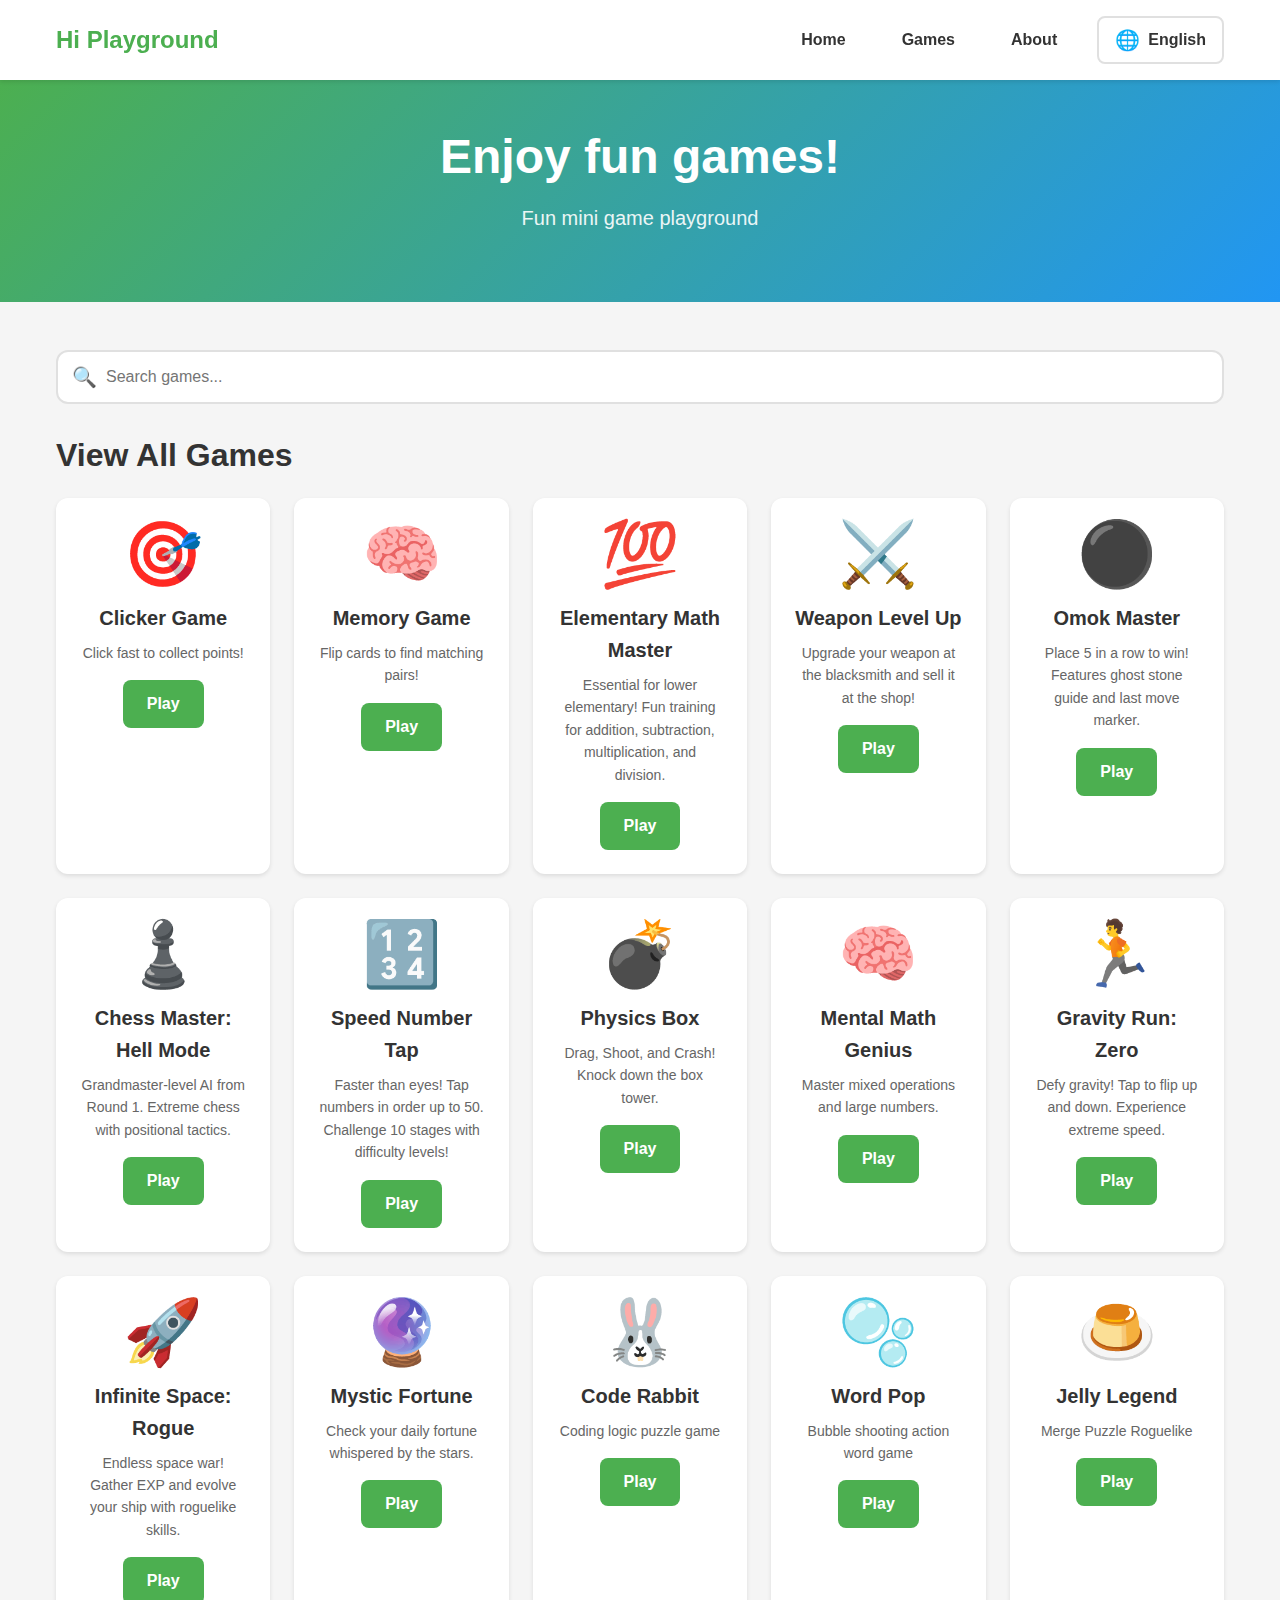
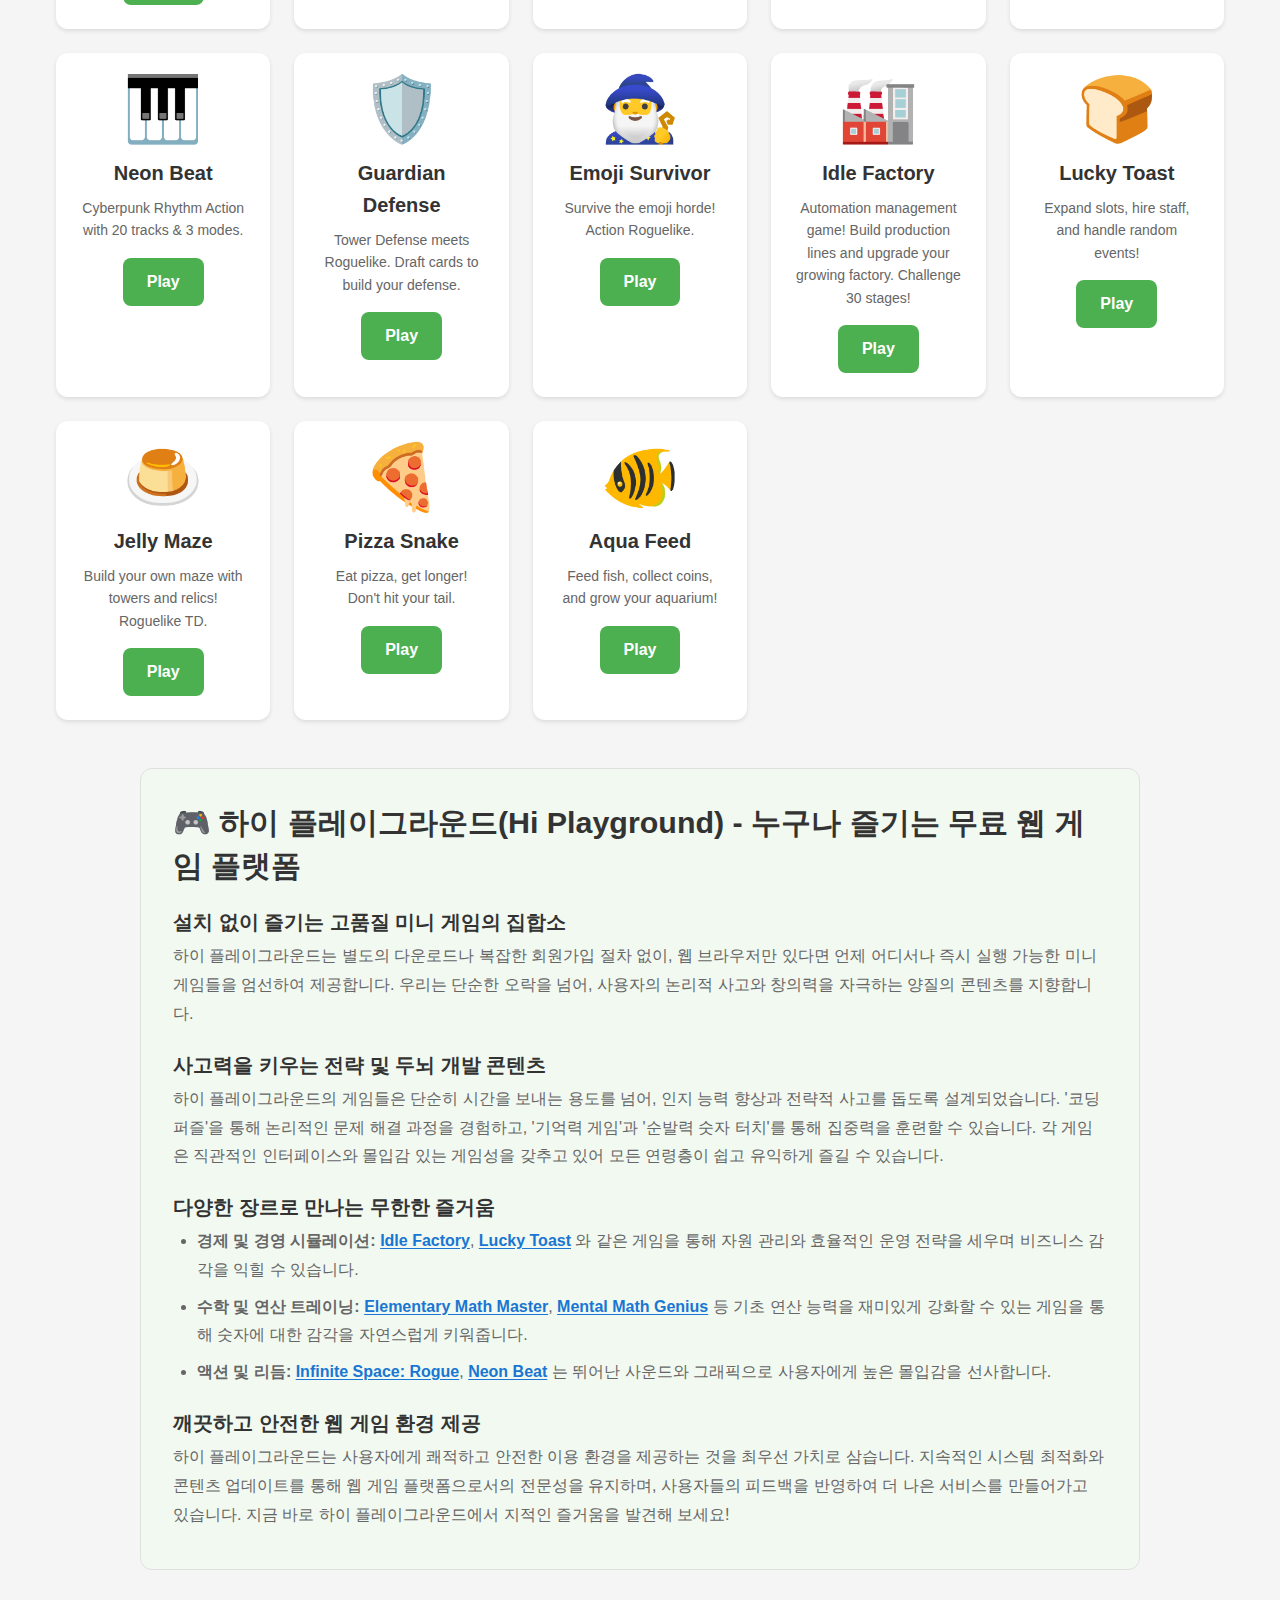
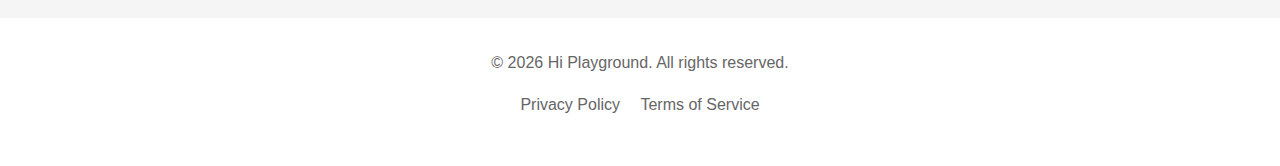
<file: index.html>
<!DOCTYPE html>
<html lang="ko">
<head>
  <script async src="https://www.googletagmanager.com/gtag/js?id=G-59SSSHXEHJ"></script>
  <script>
    window.dataLayer = window.dataLayer || [];
    function gtag(){dataLayer.push(arguments);}
    gtag('js', new Date());

    gtag('config', 'G-59SSSHXEHJ');
  </script>
  <!-- Google Tag Manager -->
  <script>(function(w,d,s,l,i){w[l]=w[l]||[];w[l].push({'gtm.start':
  new Date().getTime(),event:'gtm.js'});var f=d.getElementsByTagName(s)[0],
  j=d.createElement(s),dl=l!='dataLayer'?'&l='+l:'';j.async=true;j.src=
  'https://www.googletagmanager.com/gtm.js?id='+i+dl;f.parentNode.insertBefore(j,f);
  })(window,document,'script','dataLayer','GTM-KCC2XSD9');</script>
  <!-- End Google Tag Manager -->
  <meta charset="UTF-8">
  <meta name="viewport" content="width=device-width, initial-scale=1.0">
  <meta name="naver-site-verification" content="a8a232d55f0e85338aaae085dadd7383abe26a44" />
  <title>하이 플레이그라운드 - 재미있는 미니 게임 놀이터</title>
  
  <!-- CSS -->
  <link rel="stylesheet" href="assets/css/base.css">
  <link rel="stylesheet" href="assets/css/theme.css">
  <link rel="stylesheet" href="assets/css/components.css">
  
  <style>
    /* Page-specific styles */
    .hero {
      background: linear-gradient(135deg, var(--color-primary) 0%, var(--color-accent) 100%);
      color: white;
      padding: var(--spacing-2xl) 0;
      text-align: center;
      margin-bottom: var(--spacing-2xl);
    }
    
    .hero h1 {
      font-size: 3rem;
      margin-bottom: var(--spacing-md);
    }
    
    .hero p {
      font-size: 1.25rem;
      opacity: 0.9;
    }
    
    .section {
      margin-bottom: var(--spacing-2xl);
    }
    
    .section-title {
      font-size: 2rem;
      margin-bottom: var(--spacing-lg);
      color: var(--color-text);
    }
    
    .continue-section {
      background-color: var(--color-bg-card);
      padding: var(--spacing-lg);
      border-radius: var(--radius-lg);
      margin-bottom: var(--spacing-xl);
    }
    
    .continue-game-card {
      display: flex;
      align-items: center;
      gap: var(--spacing-md);
      padding: var(--spacing-md);
      background-color: var(--color-bg);
      border-radius: var(--radius-md);
      cursor: pointer;
      transition: all var(--transition-base);
    }
    
    .continue-game-card:hover {
      transform: translateX(8px);
      box-shadow: var(--shadow-sm);
    }
    
    .continue-game-icon {
      font-size: 3rem;
    }

    #service-intro {
      max-width: 1000px;
      margin: var(--spacing-2xl) auto 0;
      padding: clamp(1rem, 3vw, 2rem);
      background-color: color-mix(in srgb, var(--color-bg-card) 92%, var(--color-primary) 8%);
      border: 1px solid var(--color-border);
      border-radius: var(--radius-lg);
      text-align: left;
    }

    #service-intro h2 {
      color: var(--color-text);
      font-size: clamp(1.4rem, 2.4vw, 1.9rem);
      margin-bottom: var(--spacing-md);
      line-height: 1.4;
    }

    #service-intro h3 {
      color: var(--color-text);
      font-size: clamp(1.05rem, 1.8vw, 1.25rem);
      margin: var(--spacing-lg) 0 var(--spacing-sm);
    }

    #service-intro p,
    #service-intro li {
      color: var(--color-text-light);
      line-height: 1.8;
      font-size: 1rem;
      margin-bottom: var(--spacing-sm);
    }

    #service-intro ul {
      margin: var(--spacing-sm) 0 0 var(--spacing-lg);
    }

    #service-intro a {
      color: var(--color-accent-dark);
      text-decoration: underline;
      text-underline-offset: 2px;
      font-weight: 600;
    }
    
    @media (max-width: 768px) {
      .hero h1 {
        font-size: 2rem;
      }
      .hero p {
        font-size: 1rem;
      }
    }
  </style>
  
  <!-- Google AdSense -->
  <script async src="https://pagead2.googlesyndication.com/pagead/js/adsbygoogle.js?client=ca-pub-6695304116428787"
     crossorigin="anonymous"></script>
</head>
<body>
  <!-- Google Tag Manager (noscript) -->
  <noscript><iframe src="https://www.googletagmanager.com/ns.html?id=GTM-KCC2XSD9"
  height="0" width="0" style="display:none;visibility:hidden"></iframe></noscript>
  <!-- End Google Tag Manager (noscript) -->
  <!-- Navigation -->
  <nav class="nav">
    <div class="container nav-container">
      <a href="index.html" class="nav-brand" data-i18n="site.name">🎮 하이 플레이그라운드</a>
      <div style="display: flex; align-items: center; gap: var(--spacing-lg);">
        <ul class="nav-links">
          <li><a href="index.html" class="nav-link" data-i18n="nav.home">홈</a></li>
          <li><a href="pages/games.html" class="nav-link" data-i18n="nav.games">게임</a></li>
          <li><a href="pages/about.html" class="nav-link" data-i18n="nav.about">소개</a></li>
        </ul>
        <div class="lang-selector" id="lang-selector">
          <button class="lang-selector-toggle" id="lang-selector-toggle">
            <span class="lang-selector-icon">🌐</span>
            <span id="lang-selector-current">한국어</span>
          </button>
          <div class="lang-selector-menu">
            <button class="lang-selector-item" data-lang="ko">한국어</button>
            <button class="lang-selector-item" data-lang="en">English</button>
            <button class="lang-selector-item" data-lang="zh-HK">繁體中文(香港)</button>
          </div>
        </div>
      </div>
    </div>
  </nav>

  <!-- Hero Section -->
  <section class="hero">
    <div class="container">
      <h1 data-i18n="home.title">🎉 재미있는 게임을 즐겨보세요!</h1>
      <p data-i18n="site.tagline">어린이를 위한 안전하고 재미있는 미니 게임 놀이터</p>
    </div>
  </section>

  <!-- Main Content -->
  <main class="container">
    <!-- Search Box -->
    <div class="search-box">
      <span class="search-icon">🔍</span>
      <input type="text" id="search-input" class="search-input" placeholder="게임 검색..." data-i18n="home.search">
    </div>

    <!-- Continue Playing Section -->
    <section class="continue-section" id="continue-section" style="display: none;">
      <h2 class="section-title" data-i18n="home.continue">이어서 하기</h2>
      <div id="continue-game"></div>
    </section>

    <!-- All Games Section -->
    <section class="section">
      <h2 class="section-title" data-i18n="home.allGames">모든 게임</h2>
      <div class="grid grid-3" id="all-games-grid">
        <!-- Static SEO Content (visible without JavaScript) -->
        <div class="card game-card" data-game-id="clicker">
          <div class="game-card-icon">🎯</div>
          <h3 class="game-card-title"><a href="pages/game/clicker.html" style="text-decoration: none; color: inherit;">클리커 게임</a></h3>
          <div class="game-card-description">빠르게 클릭해서 점수를 모아보세요!</div>
          <a href="pages/game/clicker.html" class="btn btn-primary" style="text-decoration: none; display: inline-block;">플레이</a>
        </div>
        <div class="card game-card" data-game-id="memory">
          <div class="game-card-icon">🧠</div>
          <h3 class="game-card-title"><a href="pages/game/memory.html" style="text-decoration: none; color: inherit;">기억력 게임</a></h3>
          <div class="game-card-description">카드를 뒤집어서 같은 그림을 찾아보세요!</div>
          <a href="pages/game/memory.html" class="btn btn-primary" style="text-decoration: none; display: inline-block;">플레이</a>
        </div>
        <div class="card game-card" data-game-id="math-quiz">
          <div class="game-card-icon">💯</div>
          <h3 class="game-card-title"><a href="pages/game/math-quiz.html" style="text-decoration: none; color: inherit;">초등 수학 마스터</a></h3>
          <div class="game-card-description">초등 저학년 필수! 덧셈, 뺄셈, 구구단, 나눗셈을 게임으로 재미있게 훈련하세요.</div>
          <a href="pages/game/math-quiz.html" class="btn btn-primary" style="text-decoration: none; display: inline-block;">플레이</a>
        </div>
        <div class="card game-card" data-game-id="weapon-levelup">
          <div class="game-card-icon">⚔️</div>
          <h3 class="game-card-title"><a href="pages/game/weapon-levelup.html" style="text-decoration: none; color: inherit;">내 무기만 레벨업</a></h3>
          <div class="game-card-description">대장간에서 무기를 강화하고 상점에서 판매하세요!</div>
          <a href="pages/game/weapon-levelup.html" class="btn btn-primary" style="text-decoration: none; display: inline-block;">플레이</a>
        </div>
        <div class="card game-card" data-game-id="omok">
          <div class="game-card-icon">⚫</div>
          <h3 class="game-card-title"><a href="pages/game/omok.html" style="text-decoration: none; color: inherit;">오목 마스터</a></h3>
          <div class="game-card-description">5개를 연속으로 놓아 승리하세요! 고스트 스톤과 마지막 수 표시로 더 편리하게 즐기세요.</div>
          <a href="pages/game/omok.html" class="btn btn-primary" style="text-decoration: none; display: inline-block;">플레이</a>
        </div>
        <div class="card game-card" data-game-id="chess">
          <div class="game-card-icon">♟️</div>
          <h3 class="game-card-title"><a href="pages/game/chess.html" style="text-decoration: none; color: inherit;">체스</a></h3>
          <div class="game-card-description">전략적 사고가 필요한 체스 게임! 1인용과 2인용을 지원합니다.</div>
          <a href="pages/game/chess.html" class="btn btn-primary" style="text-decoration: none; display: inline-block;">플레이</a>
        </div>
        <div class="card game-card" data-game-id="speed-number">
          <div class="game-card-icon">🔢</div>
          <h3 class="game-card-title"><a href="pages/game/speed-number.html" style="text-decoration: none; color: inherit;">순발력 숫자 터치</a></h3>
          <div class="game-card-description">눈보다 빠른 손! 1부터 50까지 숫자를 순서대로 찾아 터치하세요. 난이도별 10단계 스테이지 도전!</div>
          <a href="pages/game/speed-number.html" class="btn btn-primary" style="text-decoration: none; display: inline-block;">플레이</a>
        </div>
        <div class="card game-card" data-game-id="physics-box">
          <div class="game-card-icon">💣</div>
          <h3 class="game-card-title"><a href="pages/game/physics-box.html" style="text-decoration: none; color: inherit;">와르르 상자</a></h3>
          <div class="game-card-description">공을 당겨서 발사하세요! 물리 엔진으로 상자탑을 무너뜨리는 쾌감을 느껴보세요.</div>
          <a href="pages/game/physics-box.html" class="btn btn-primary" style="text-decoration: none; display: inline-block;">플레이</a>
        </div>
        <div class="card game-card" data-game-id="math-quiz-hard">
          <div class="game-card-icon">🧠</div>
          <h3 class="game-card-title"><a href="pages/game/math-quiz-hard.html" style="text-decoration: none; color: inherit;">암산 천재 (고학년)</a></h3>
          <div class="game-card-description">초등 고학년 도전! 큰 수 연산과 사칙연산 혼합 계산을 마스터하세요.</div>
          <a href="pages/game/math-quiz-hard.html" class="btn btn-primary" style="text-decoration: none; display: inline-block;">플레이</a>
        </div>
        <div class="card game-card" data-game-id="gravity-run">
          <div class="game-card-icon">🏃</div>
          <h3 class="game-card-title"><a href="pages/game/gravity-run.html" style="text-decoration: none; color: inherit;">그래비티 런: 제로</a></h3>
          <div class="game-card-description">중력을 거스르는 질주! 터치 한 번으로 위아래를 뒤집으세요. 극한의 속도감에 도전하라.</div>
          <a href="pages/game/gravity-run.html" class="btn btn-primary" style="text-decoration: none; display: inline-block;">플레이</a>
        </div>
        <div class="card game-card" data-game-id="infinite-space">
          <div class="game-card-icon">🚀</div>
          <h3 class="game-card-title"><a href="pages/game/infinite-space.html" style="text-decoration: none; color: inherit;">인피니티 스페이스: 로그</a></h3>
          <div class="game-card-description">끝없는 우주 전쟁! 적을 파괴하고, 경험치를 모아 나만의 전함을 진화시키세요.</div>
          <a href="pages/game/infinite-space.html" class="btn btn-primary" style="text-decoration: none; display: inline-block;">플레이</a>
        </div>
        <div class="card game-card" data-game-id="mystic-fortune">
          <div class="game-card-icon">🔮</div>
          <h3 class="game-card-title"><a href="pages/game/mystic-fortune.html" style="text-decoration: none; color: inherit;">오늘의 운세</a></h3>
          <div class="game-card-description">별들이 속삭이는 당신의 하루 운세를 확인하세요.</div>
          <a href="pages/game/mystic-fortune.html" class="btn btn-primary" style="text-decoration: none; display: inline-block;">플레이</a>
        </div>
        <div class="card game-card" data-game-id="code-rabbit">
          <div class="game-card-icon">🐰</div>
          <h3 class="game-card-title"><a href="pages/game/code-rabbit.html" style="text-decoration: none; color: inherit;">코드 래빗</a></h3>
          <div class="game-card-description">토끼가 당근을 먹게 도와주세요! (코딩 퍼즐)</div>
          <a href="pages/game/code-rabbit.html" class="btn btn-primary" style="text-decoration: none; display: inline-block;">플레이</a>
        </div>
        <div class="card game-card" data-game-id="word-pop">
          <div class="game-card-icon">🫧</div>
          <h3 class="game-card-title"><a href="pages/game/word-pop.html" style="text-decoration: none; color: inherit;">워드 팝</a></h3>
          <div class="game-card-description">영어 단어 방울을 터뜨리는 액션 게임</div>
          <a href="pages/game/word-pop.html" class="btn btn-primary" style="text-decoration: none; display: inline-block;">플레이</a>
        </div>
        <div class="card game-card" data-game-id="jelly-legend">
          <div class="game-card-icon">🍮</div>
          <h3 class="game-card-title"><a href="pages/game/jelly-legend.html" style="text-decoration: none; color: inherit;">젤리 레전드</a></h3>
          <div class="game-card-description">젤리 합치기 로그라이크 게임</div>
          <a href="pages/game/jelly-legend.html" class="btn btn-primary" style="text-decoration: none; display: inline-block;">플레이</a>
        </div>
        <div class="card game-card" data-game-id="neon-beat">
          <div class="game-card-icon">🎹</div>
          <h3 class="game-card-title"><a href="pages/game/neon-beat.html" style="text-decoration: none; color: inherit;">네온 비트</a></h3>
          <div class="game-card-description">20곡의 EDM과 함께하는 4/6/8키 리듬 게임</div>
          <a href="pages/game/neon-beat.html" class="btn btn-primary" style="text-decoration: none; display: inline-block;">플레이</a>
        </div>
        <div class="card game-card" data-game-id="guardian-defense">
          <div class="game-card-icon">🛡️</div>
          <h3 class="game-card-title"><a href="pages/game/guardian-defense.html" style="text-decoration: none; color: inherit;">가디언 디펜스</a></h3>
          <div class="game-card-description">타워 디펜스와 로그라이크의 만남! 카드를 선택해 전략을 완성하세요.</div>
          <a href="pages/game/guardian-defense.html" class="btn btn-primary" style="text-decoration: none; display: inline-block;">플레이</a>
        </div>
        <div class="card game-card" data-game-id="emoji-survivor">
          <div class="game-card-icon">🧙‍♂️</div>
          <h3 class="game-card-title"><a href="pages/game/emoji-survivor.html" style="text-decoration: none; color: inherit;">이모지 서바이버</a></h3>
          <div class="game-card-description">몰려오는 이모지 군단을 막아내세요! 로그라이크 액션.</div>
          <a href="pages/game/emoji-survivor.html" class="btn btn-primary" style="text-decoration: none; display: inline-block;">플레이</a>
        </div>
        <div class="card game-card" data-game-id="idle-factory">
          <div class="game-card-icon">🏭</div>
          <h3 class="game-card-title"><a href="pages/game/idle-factory.html" style="text-decoration: none; color: inherit;">아이들 팩토리</a></h3>
          <div class="game-card-description">자동화 경영 게임! 생산라인을 구축하고 업그레이드해 점점 커지는 공장 운영. 30스테이지에 도전하세요!</div>
          <a href="pages/game/idle-factory.html" class="btn btn-primary" style="text-decoration: none; display: inline-block;">플레이</a>
        </div>
        <div class="card game-card" data-game-id="lucky-toast">
          <div class="game-card-icon">🍞</div>
          <h3 class="game-card-title"><a href="pages/game/lucky-toast.html" style="text-decoration: none; color: inherit;">럭키 토스트</a></h3>
          <div class="game-card-description">운빨로 만드는 최고의 토스트! 임대료를 내고 살아남으세요.</div>
          <a href="pages/game/lucky-toast.html" class="btn btn-primary" style="text-decoration: none; display: inline-block;">플레이</a>
        </div>
        <div class="card game-card" data-game-id="jelly-maze">
          <div class="game-card-icon">🍮</div>
          <h3 class="game-card-title"><a href="pages/game/jelly-maze.html" style="text-decoration: none; color: inherit;">젤리 메이즈</a></h3>
          <div class="game-card-description">타워로 미로를 만들어 젤리를 막으세요! 길찾기 디펜스.</div>
          <a href="pages/game/jelly-maze.html" class="btn btn-primary" style="text-decoration: none; display: inline-block;">플레이</a>
        </div>
        <!-- Dynamic content will be loaded here by JavaScript (if available) -->
        <div class="loading-container" style="display: none;">
          <div class="spinner"></div>
        </div>
      </div>
    </section>

    <section id="service-intro" class="p-8 mt-12" aria-label="서비스 소개">
      <h2 data-i18n="serviceIntro.title">🎮 하이 플레이그라운드(Hi Playground) - 누구나 즐기는 무료 웹 게임 플랫폼</h2>
      <h3 data-i18n="serviceIntro.subtitle1">설치 없이 즐기는 고품질 미니 게임의 집합소</h3>
      <p data-i18n="serviceIntro.p1">하이 플레이그라운드는 별도의 다운로드나 복잡한 회원가입 절차 없이, 웹 브라우저만 있다면 언제 어디서나 즉시 실행 가능한 미니 게임들을 엄선하여 제공합니다. 우리는 단순한 오락을 넘어, 사용자의 논리적 사고와 창의력을 자극하는 양질의 콘텐츠를 지향합니다.</p>

      <h3 data-i18n="serviceIntro.subtitle2">사고력을 키우는 전략 및 두뇌 개발 콘텐츠</h3>
      <p data-i18n="serviceIntro.p2">하이 플레이그라운드의 게임들은 단순히 시간을 보내는 용도를 넘어, 인지 능력 향상과 전략적 사고를 돕도록 설계되었습니다. '코딩 퍼즐'을 통해 논리적인 문제 해결 과정을 경험하고, '기억력 게임'과 '순발력 숫자 터치'를 통해 집중력을 훈련할 수 있습니다. 각 게임은 직관적인 인터페이스와 몰입감 있는 게임성을 갖추고 있어 모든 연령층이 쉽고 유익하게 즐길 수 있습니다.</p>

      <h3 data-i18n="serviceIntro.subtitle3">다양한 장르로 만나는 무한한 즐거움</h3>
      <ul>
        <li>
          <strong data-i18n="serviceIntro.list1Title">경제 및 경영 시뮬레이션:</strong>
          <span data-i18n="serviceIntro.list1Prefix"> </span>
          <a href="pages/game/idle-factory.html" data-i18n="gameDetails.idle-factory.title">아이들 팩토리</a>,
          <a href="pages/game/lucky-toast.html" data-i18n="gameDetails.lucky-toast.title">럭키 토스트</a>
          <span data-i18n="serviceIntro.list1Suffix">와 같은 게임을 통해 자원 관리와 효율적인 운영 전략을 세우며 비즈니스 감각을 익힐 수 있습니다.</span>
        </li>
        <li>
          <strong data-i18n="serviceIntro.list2Title">수학 및 연산 트레이닝:</strong>
          <span data-i18n="serviceIntro.list2Prefix"> </span>
          <a href="pages/game/math-quiz.html" data-i18n="gameDetails.math-quiz.title">초등 수학 마스터</a>,
          <a href="pages/game/math-quiz-hard.html" data-i18n="gameDetails.math-quiz-hard.title">암산 천재 (고학년)</a>
          <span data-i18n="serviceIntro.list2Suffix">등 기초 연산 능력을 재미있게 강화할 수 있는 게임을 통해 숫자에 대한 감각을 자연스럽게 키워줍니다.</span>
        </li>
        <li>
          <strong data-i18n="serviceIntro.list3Title">액션 및 리듬:</strong>
          <span data-i18n="serviceIntro.list3Prefix"> </span>
          <a href="pages/game/infinite-space.html" data-i18n="gameDetails.infinite-space.title">인피니티 스페이스: 로그</a>,
          <a href="pages/game/neon-beat.html" data-i18n="gameDetails.neon-beat.title">네온 비트</a>
          <span data-i18n="serviceIntro.list3Suffix">는 뛰어난 사운드와 그래픽으로 사용자에게 높은 몰입감을 선사합니다.</span>
        </li>
      </ul>

      <h3 data-i18n="serviceIntro.subtitle4">깨끗하고 안전한 웹 게임 환경 제공</h3>
      <p data-i18n="serviceIntro.p3">하이 플레이그라운드는 사용자에게 쾌적하고 안전한 이용 환경을 제공하는 것을 최우선 가치로 삼습니다. 지속적인 시스템 최적화와 콘텐츠 업데이트를 통해 웹 게임 플랫폼으로서의 전문성을 유지하며, 사용자들의 피드백을 반영하여 더 나은 서비스를 만들어가고 있습니다. 지금 바로 하이 플레이그라운드에서 지적인 즐거움을 발견해 보세요!</p>
    </section>
  </main>

  <!-- Footer -->
  <footer style="background-color: var(--color-bg-card); padding: var(--spacing-xl) 0; margin-top: var(--spacing-2xl); text-align: center; color: var(--color-text-light);">
    <div class="container">
      <p>&copy; 2026 <span data-i18n="site.name">하이 플레이그라운드</span>. <span data-i18n="common.copyright">모든 권리 보유</span>.</p>
      <p style="margin-top: var(--spacing-sm);">
        <a href="pages/privacy.html" style="margin: 0 var(--spacing-sm);" data-i18n="footer.privacy">개인정보처리방침</a>
        <a href="pages/terms.html" style="margin: 0 var(--spacing-sm);" data-i18n="footer.terms">이용약관</a>
      </p>
    </div>
  </footer>

  <!-- JavaScript -->
  <script src="assets/js/storage.js"></script>
  <script src="assets/js/i18n.js"></script>
  <script src="assets/js/language-selector.js"></script>
  <script src="assets/js/analytics.js"></script>
  <script src="assets/js/router.js"></script>
  <script src="assets/js/app.js"></script>
  <script src="shared/ui.js"></script>
  
  <script>
    // Page-specific script
    (async function() {
      // Wait for App to initialize
      await App.init();
      
      // Load all games
      const allGames = App.getGames();
      const allGamesGrid = document.getElementById('all-games-grid');
      
      // Hide loading spinner if it exists
      const loadingContainer = allGamesGrid.querySelector('.loading-container');
      if (loadingContainer) {
        loadingContainer.style.display = 'none';
      }
      
      function renderAllGames(query = '') {
        if (!query.trim()) {
          UI.renderGameCards(allGamesGrid, allGames);
          return;
        }
        const results = App.searchGames(query);
        UI.renderGameCards(allGamesGrid, results);
      }

      // Update game cards with dynamic content (enhances static HTML for JS users)
      // This will replace static HTML with interactive cards, but static HTML is still visible to bots
      renderAllGames();
      
      // Load continue playing
      function renderContinueGame() {
        const continueSection = document.getElementById('continue-section');
        const continueGame = document.getElementById('continue-game');
        if (!continueSection || !continueGame) return;

        continueGame.innerHTML = '';
        continueSection.style.display = 'none';

        const lastPlayed = Storage.getLastPlayed();
        if (!lastPlayed || !lastPlayed.gameId) return;

        const game = App.getGameById(lastPlayed.gameId);
        if (!game) return;

        continueSection.style.display = 'block';
        const gameTitle = (typeof I18n !== 'undefined')
          ? I18n.getGameTitle(game.id, null, game)
          : game.title;
        const continueText = (typeof I18n !== 'undefined')
          ? I18n.t('home.continuePlayingHint', 'Continue playing!')
          : 'Continue playing!';

        const continueCard = document.createElement('div');
        continueCard.className = 'continue-game-card';
        continueCard.onclick = () => Router.goToPlay(game.id);
        continueCard.innerHTML = `
          <div class="continue-game-icon">${game.icon}</div>
          <div>
            <div style="font-weight: 700; font-size: 1.25rem;">${gameTitle}</div>
            <div style="color: var(--color-text-light);">${continueText}</div>
          </div>
        `;
        continueGame.appendChild(continueCard);
      }
      renderContinueGame();
      
      // Setup search
      const searchInput = document.getElementById('search-input');
      const handleSearch = UI.debounce((query) => {
        renderAllGames(query);
      }, 300);
      
      searchInput.addEventListener('input', (e) => {
        handleSearch(e.target.value);
      });

      // Re-render dynamic texts immediately on language change
      document.addEventListener('i18n:loaded', () => {
        renderAllGames(searchInput.value || '');
        renderContinueGame();
      });
      
      // Track page view
      Analytics.trackPageView('home');
    })();
  </script>
</body>
</html>
</file>
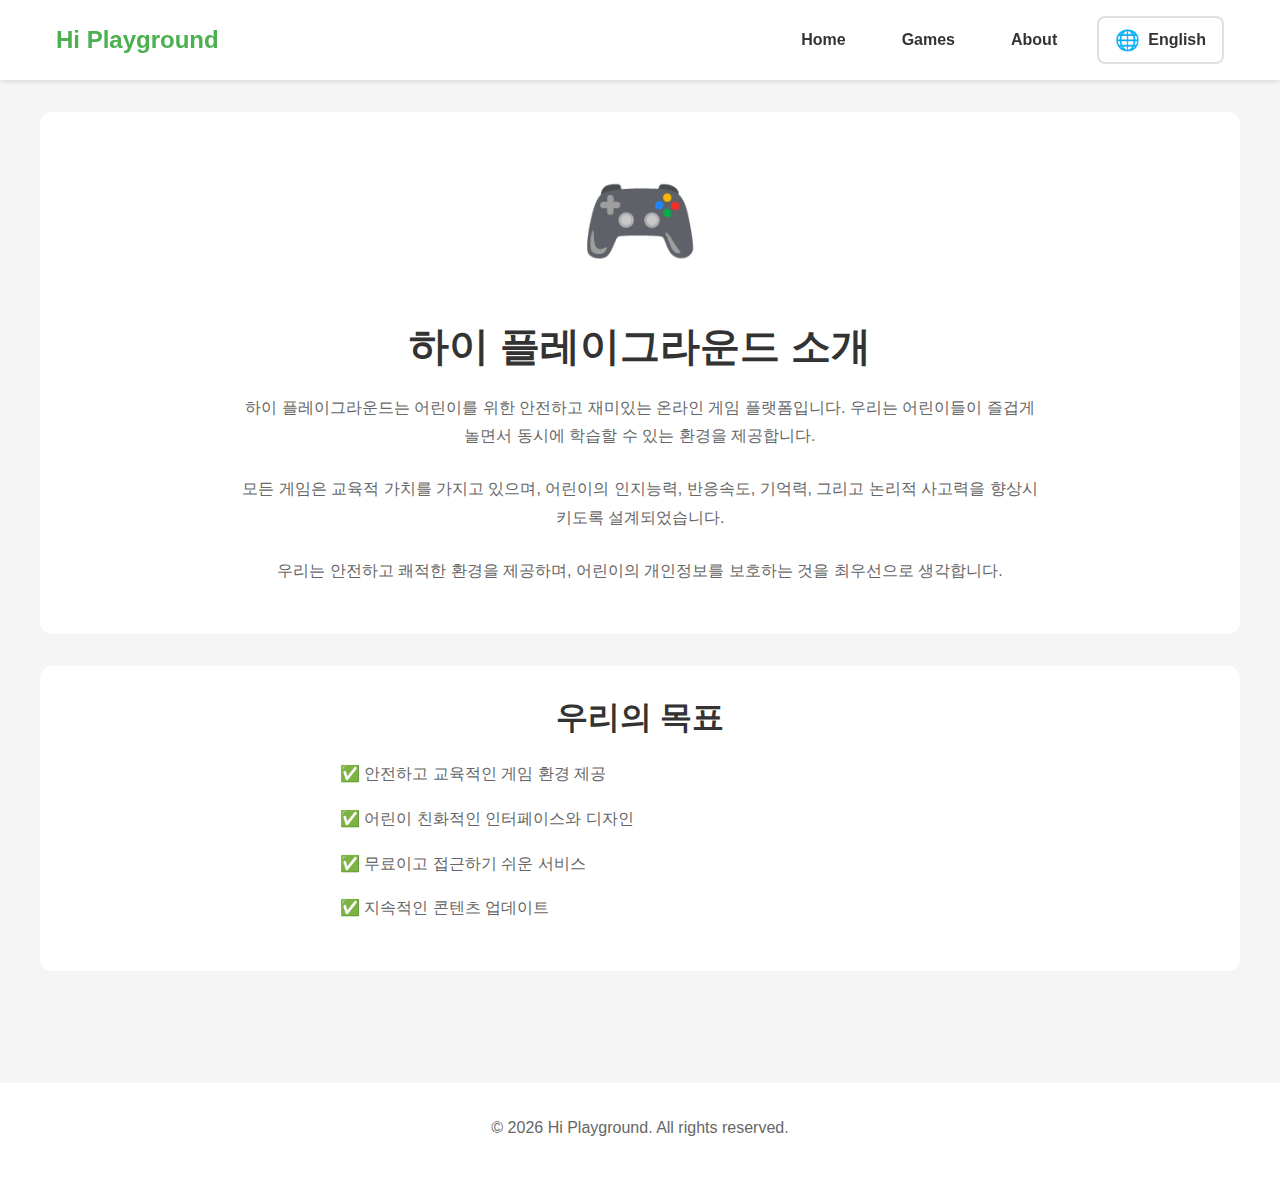
<file: pages/about.html>
<!DOCTYPE html>
<html lang="ko">
<head>
  <!-- Google Tag Manager -->
  <script>(function(w,d,s,l,i){w[l]=w[l]||[];w[l].push({'gtm.start':
  new Date().getTime(),event:'gtm.js'});var f=d.getElementsByTagName(s)[0],
  j=d.createElement(s),dl=l!='dataLayer'?'&l='+l:'';j.async=true;j.src=
  'https://www.googletagmanager.com/gtm.js?id='+i+dl;f.parentNode.insertBefore(j,f);
  })(window,document,'script','dataLayer','GTM-KCC2XSD9');</script>
  <!-- End Google Tag Manager -->
  <meta charset="UTF-8">
  <meta name="viewport" content="width=device-width, initial-scale=1.0">
  <title>소개 - 하이 플레이그라운드</title>
  
  <!-- CSS -->
  <link rel="stylesheet" href="../assets/css/base.css">
  <link rel="stylesheet" href="../assets/css/theme.css">
  <link rel="stylesheet" href="../assets/css/components.css">
  
  <style>
    .content-section {
      background-color: var(--color-bg-card);
      padding: var(--spacing-xl);
      border-radius: var(--radius-lg);
      margin-bottom: var(--spacing-xl);
      text-align: center;
    }
    
    .about-icon {
      font-size: 6rem;
      margin-bottom: var(--spacing-lg);
    }
    
    .about-text {
      max-width: 800px;
      margin: 0 auto;
      line-height: 1.8;
      color: var(--color-text-light);
    }
  </style>
  
  <!-- Google AdSense -->
  <script async src="https://pagead2.googlesyndication.com/pagead/js/adsbygoogle.js?client=ca-pub-6695304116428787"
     crossorigin="anonymous"></script>
</head>
<body>
  <!-- Google Tag Manager (noscript) -->
  <noscript><iframe src="https://www.googletagmanager.com/ns.html?id=GTM-KCC2XSD9"
  height="0" width="0" style="display:none;visibility:hidden"></iframe></noscript>
  <!-- End Google Tag Manager (noscript) -->
  <!-- Navigation -->
  <nav class="nav">
    <div class="container nav-container">
      <a href="../index.html" class="nav-brand" data-i18n="site.name">🎮 하이 플레이그라운드</a>
      <div style="display: flex; align-items: center; gap: var(--spacing-lg);">
        <ul class="nav-links">
          <li><a href="../index.html" class="nav-link" data-i18n="nav.home">홈</a></li>
          <li><a href="games.html" class="nav-link" data-i18n="nav.games">게임</a></li>
          <li><a href="about.html" class="nav-link" data-i18n="nav.about">소개</a></li>
        </ul>
        <div class="lang-selector" id="lang-selector">
          <button class="lang-selector-toggle" id="lang-selector-toggle">
            <span class="lang-selector-icon">🌐</span>
            <span id="lang-selector-current">한국어</span>
          </button>
          <div class="lang-selector-menu">
            <button class="lang-selector-item" data-lang="ko">한국어</button>
            <button class="lang-selector-item" data-lang="en">English</button>
            <button class="lang-selector-item" data-lang="zh-HK">繁體中文(香港)</button>
          </div>
        </div>
      </div>
    </div>
  </nav>

  <!-- Main Content -->
  <main class="container" style="padding: var(--spacing-xl) 0;">
    <div class="content-section">
      <div class="about-icon">🎮</div>
      <h1 style="margin-bottom: var(--spacing-lg);">하이 플레이그라운드 소개</h1>
      <div class="about-text">
        <p>
          하이 플레이그라운드는 어린이를 위한 안전하고 재미있는 온라인 게임 플랫폼입니다.
          우리는 어린이들이 즐겁게 놀면서 동시에 학습할 수 있는 환경을 제공합니다.
        </p>
        <p style="margin-top: var(--spacing-lg);">
          모든 게임은 교육적 가치를 가지고 있으며, 어린이의 인지능력, 반응속도, 기억력,
          그리고 논리적 사고력을 향상시키도록 설계되었습니다.
        </p>
        <p style="margin-top: var(--spacing-lg);">
          우리는 안전하고 쾌적한 환경을 제공하며, 어린이의 개인정보를 보호하는 것을
          최우선으로 생각합니다.
        </p>
      </div>
    </div>

    <div class="content-section">
      <h2 style="margin-bottom: var(--spacing-lg);">우리의 목표</h2>
      <div class="about-text">
        <ul style="list-style: none; text-align: left; max-width: 600px; margin: 0 auto;">
          <li style="margin-bottom: var(--spacing-md);">✅ 안전하고 교육적인 게임 환경 제공</li>
          <li style="margin-bottom: var(--spacing-md);">✅ 어린이 친화적인 인터페이스와 디자인</li>
          <li style="margin-bottom: var(--spacing-md);">✅ 무료이고 접근하기 쉬운 서비스</li>
          <li style="margin-bottom: var(--spacing-md);">✅ 지속적인 콘텐츠 업데이트</li>
        </ul>
      </div>
    </div>
  </main>

  <!-- Footer -->
  <footer style="background-color: var(--color-bg-card); padding: var(--spacing-xl) 0; margin-top: var(--spacing-2xl); text-align: center; color: var(--color-text-light);">
    <div class="container">
      <p>&copy; 2026 <span data-i18n="site.name">하이 플레이그라운드</span>. <span data-i18n="common.copyright">모든 권리 보유</span>.</p>
    </div>
  </footer>

  <!-- JavaScript -->
  <script src="../assets/js/storage.js"></script>
  <script src="../assets/js/i18n.js"></script>
  <script src="../assets/js/language-selector.js"></script>
  <script src="../assets/js/analytics.js"></script>
  <script src="../assets/js/router.js"></script>
  <script src="../assets/js/app.js"></script>
</body>
</html>
</file>
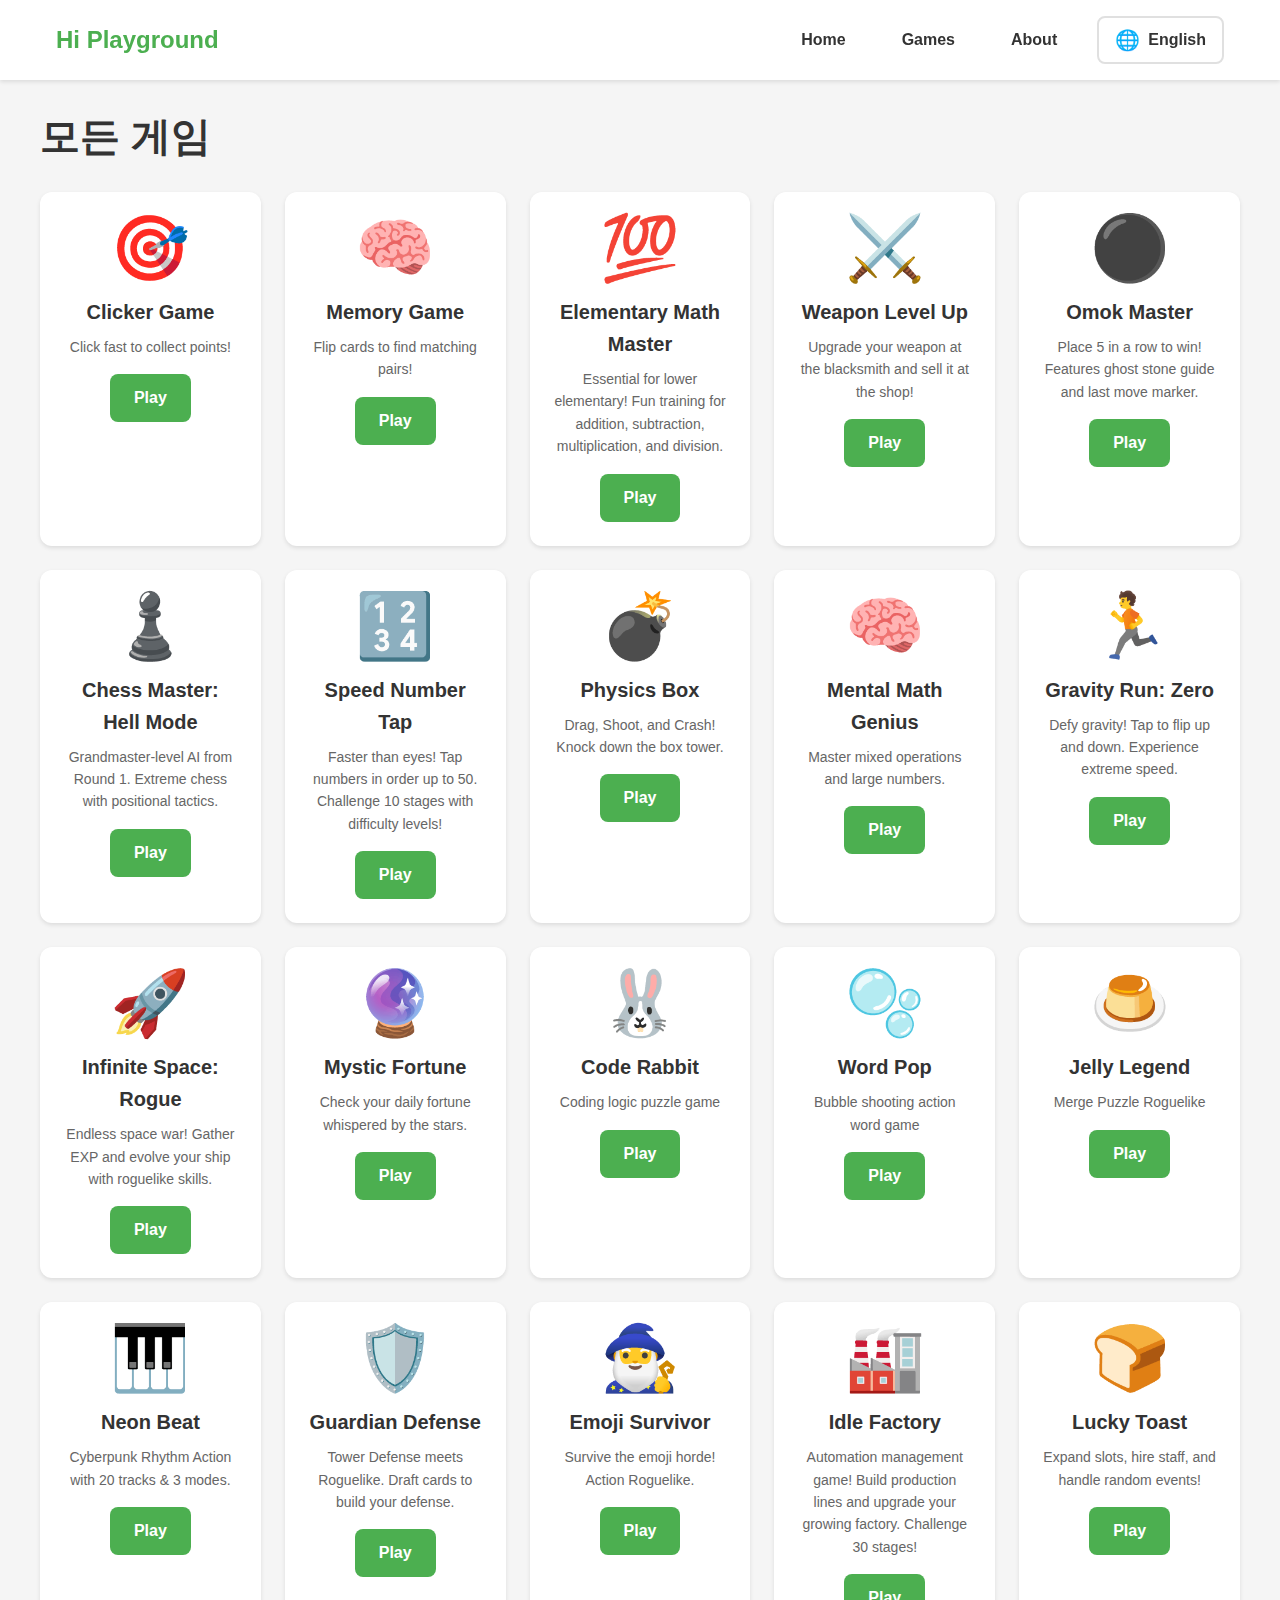
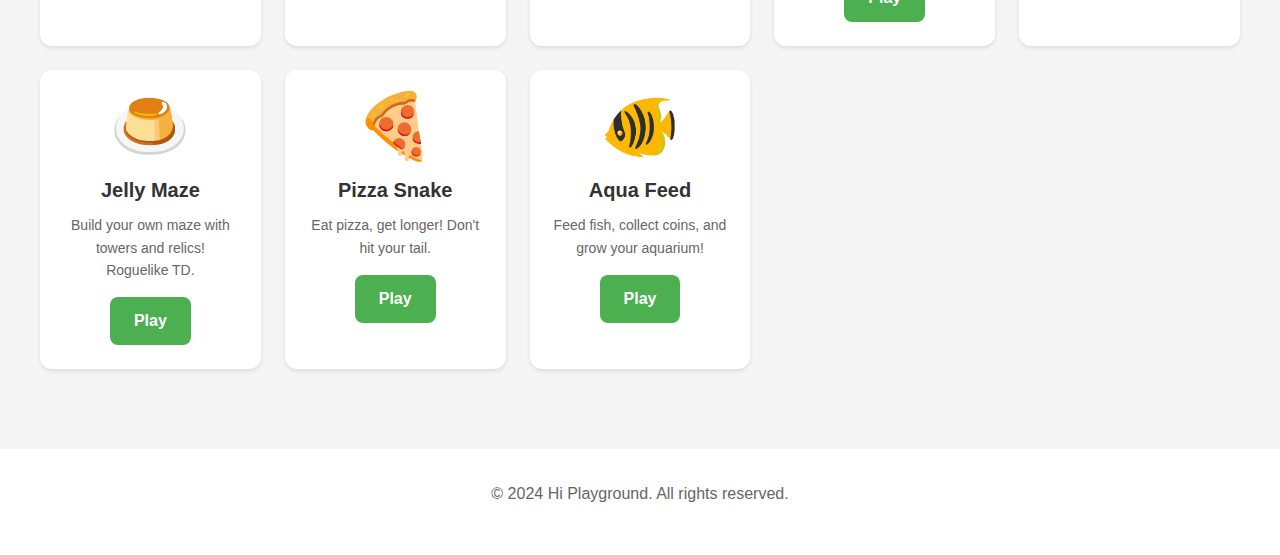
<file: pages/category.html>
<!DOCTYPE html>
<html lang="ko">
<head>
  <meta charset="UTF-8">
  <meta name="viewport" content="width=device-width, initial-scale=1.0">
  <title>카테고리 - 하이 플레이그라운드</title>
  
  <!-- CSS -->
  <link rel="stylesheet" href="../assets/css/base.css">
  <link rel="stylesheet" href="../assets/css/theme.css">
  <link rel="stylesheet" href="../assets/css/components.css">
  
  <!-- Google AdSense -->
  <script async src="https://pagead2.googlesyndication.com/pagead/js/adsbygoogle.js?client=ca-pub-6695304116428787"
     crossorigin="anonymous"></script>
</head>
<body>
  <!-- Navigation -->
  <nav class="nav">
    <div class="container nav-container">
      <a href="../index.html" class="nav-brand" data-i18n="site.name">🎮 하이 플레이그라운드</a>
      <div style="display: flex; align-items: center; gap: var(--spacing-lg);">
        <ul class="nav-links">
          <li><a href="../index.html" class="nav-link" data-i18n="nav.home">홈</a></li>
          <li><a href="games.html" class="nav-link" data-i18n="nav.games">게임</a></li>
          <li><a href="about.html" class="nav-link" data-i18n="nav.about">소개</a></li>
        </ul>
        <div class="lang-selector" id="lang-selector">
          <button class="lang-selector-toggle" id="lang-selector-toggle">
            <span class="lang-selector-icon">🌐</span>
            <span id="lang-selector-current">한국어</span>
          </button>
          <div class="lang-selector-menu">
            <button class="lang-selector-item" data-lang="ko">한국어</button>
            <button class="lang-selector-item" data-lang="en">English</button>
            <button class="lang-selector-item" data-lang="zh-HK">繁體中文(香港)</button>
          </div>
        </div>
      </div>
    </div>
  </nav>

  <!-- Main Content -->
  <main class="container" style="padding: var(--spacing-xl) 0;">
    <div id="category-header" style="margin-bottom: var(--spacing-xl);">
      <div class="loading-container">
        <div class="spinner"></div>
      </div>
    </div>

    <!-- Games Grid -->
    <div class="grid grid-3" id="games-grid">
      <div class="loading-container">
        <div class="spinner"></div>
      </div>
    </div>
  </main>

  <!-- Footer -->
  <footer style="background-color: var(--color-bg-card); padding: var(--spacing-xl) 0; margin-top: var(--spacing-2xl); text-align: center; color: var(--color-text-light);">
    <div class="container">
      <p>&copy; 2024 <span data-i18n="site.name">하이 플레이그라운드</span>. <span data-i18n="common.copyright">모든 권리 보유</span>.</p>
    </div>
  </footer>

  <!-- JavaScript -->
  <script src="../assets/js/storage.js"></script>
  <script src="../assets/js/i18n.js"></script>
  <script src="../assets/js/language-selector.js"></script>
  <script src="../assets/js/analytics.js"></script>
  <script src="../assets/js/router.js"></script>
  <script src="../assets/js/app.js"></script>
  <script src="../shared/ui.js"></script>
  
  <script>
    // Page-specific script
    (async function() {
      await App.init();
      
      // Get category from URL parameter
      const urlParams = new URLSearchParams(window.location.search);
      const categoryId = urlParams.get('c') || 'all';
      
      const categoryHeader = document.getElementById('category-header');
      const gamesGrid = document.getElementById('games-grid');
      
      // Load category info
      if (categoryId !== 'all') {
        const category = App.getCategoryById(categoryId);
        if (category) {
          categoryHeader.innerHTML = `
            <div style="text-align: center;">
              <div style="font-size: 4rem; margin-bottom: var(--spacing-md);">${category.icon}</div>
              <h1>${category.name}</h1>
              <p style="color: var(--color-text-light); font-size: 1.25rem;">${category.description}</p>
            </div>
          `;
        } else {
          categoryHeader.innerHTML = '<h1>카테고리를 찾을 수 없습니다</h1>';
        }
      } else {
        categoryHeader.innerHTML = '<h1>모든 게임</h1>';
      }
      
      // Load games in category
      const games = App.getGamesByCategory(categoryId);
      UI.renderGameCards(gamesGrid, games);
      
      // Track page view
      Analytics.trackPageView(`category:${categoryId}`);
    })();
  </script>
</body>
</html>
</file>
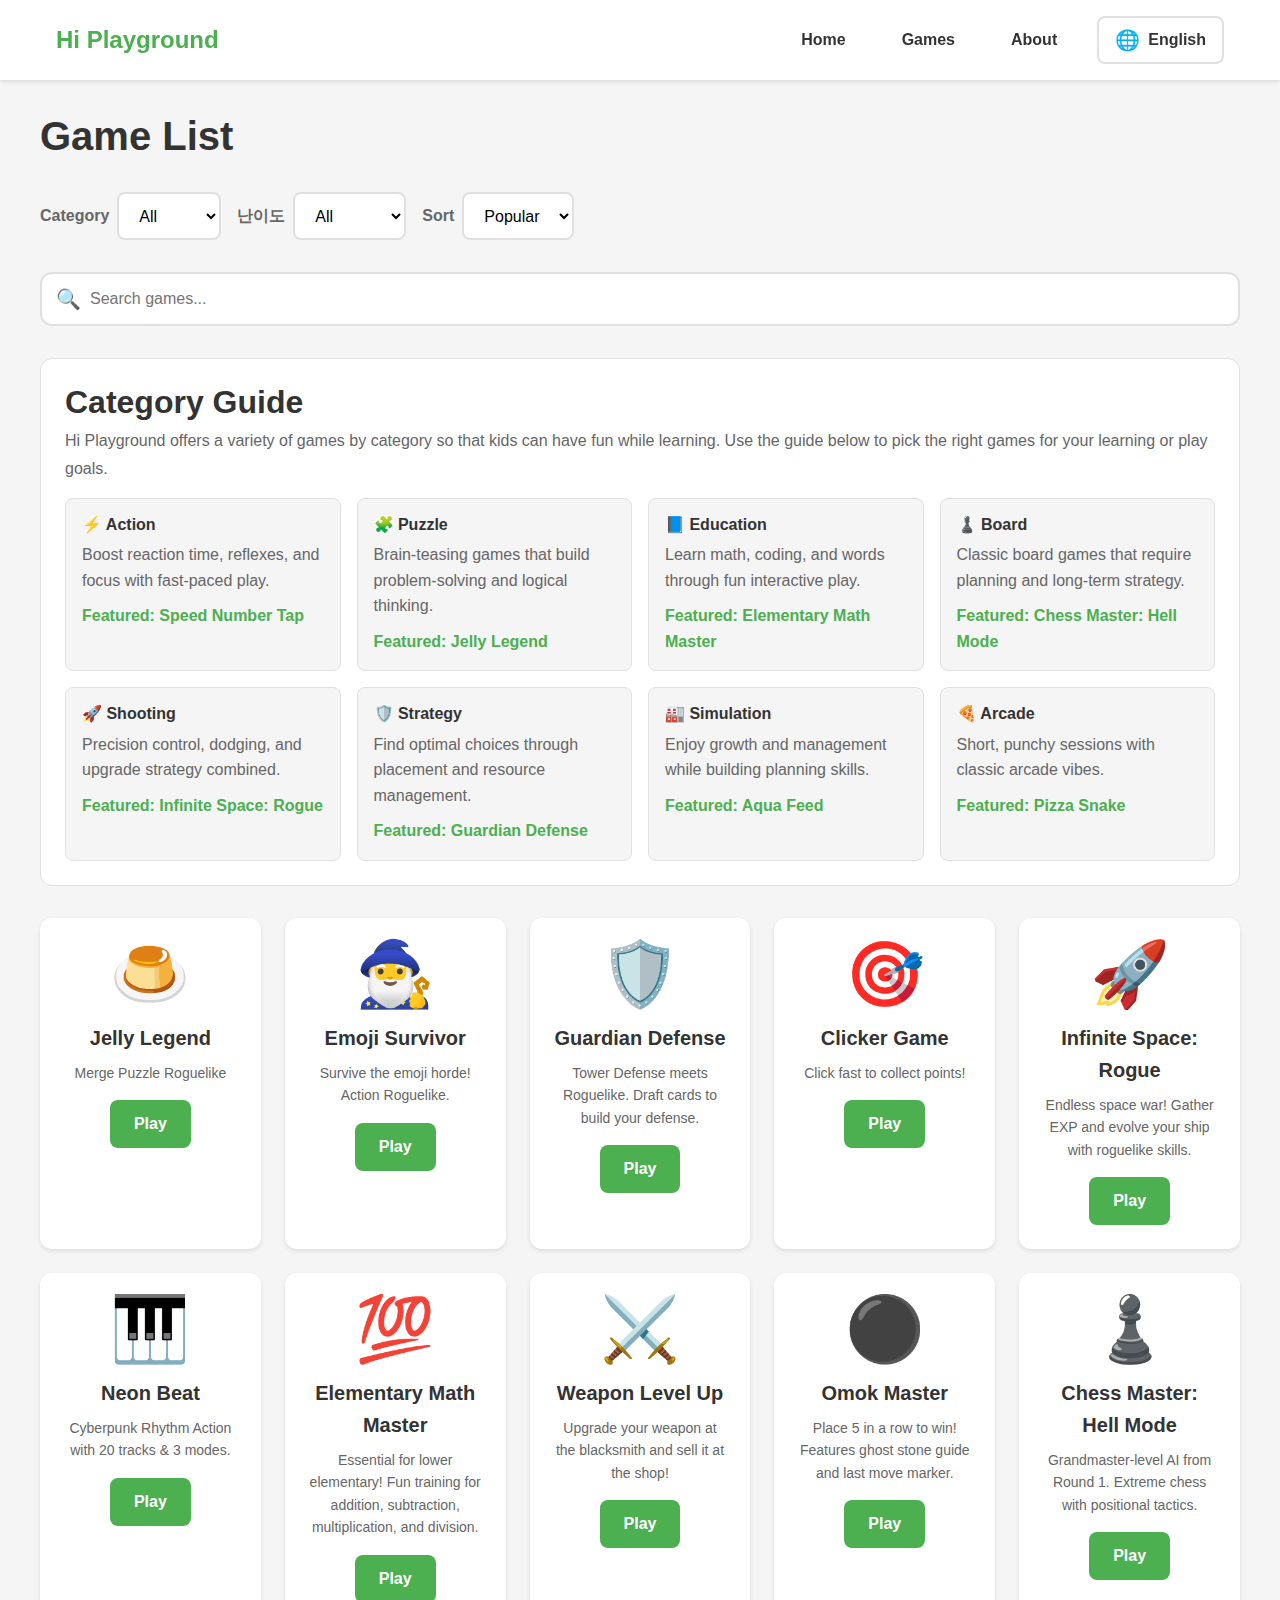
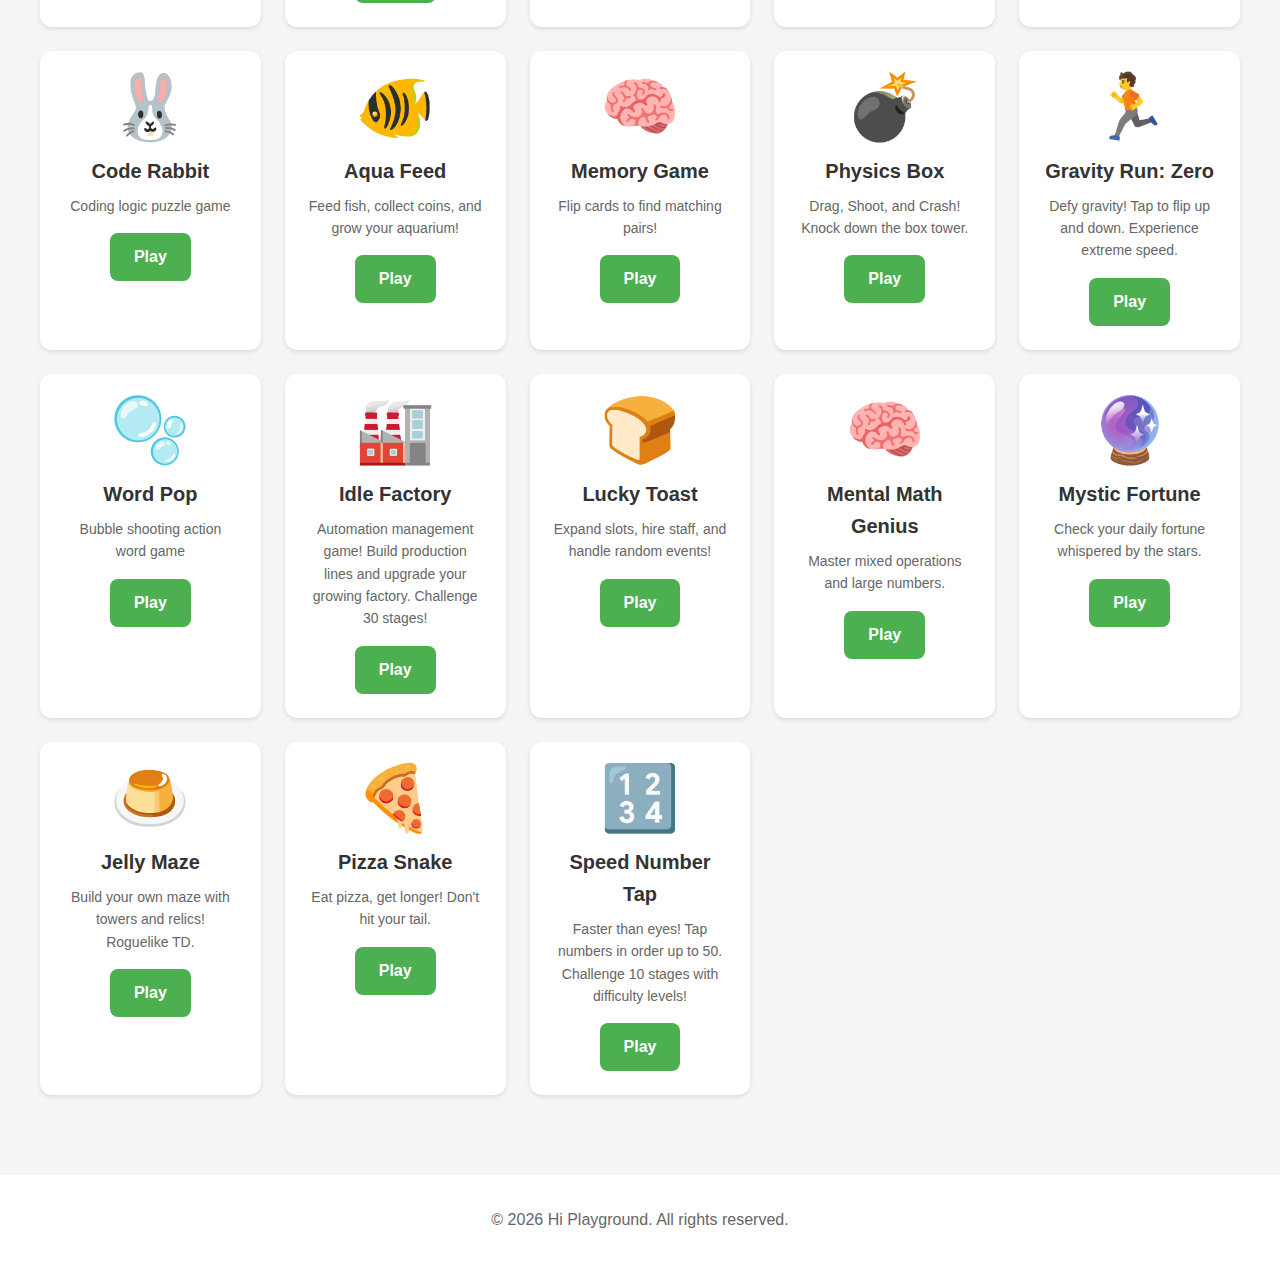
<file: pages/games.html>
<!DOCTYPE html>
<html lang="ko">
<head>
  <meta charset="UTF-8">
  <meta name="viewport" content="width=device-width, initial-scale=1.0">
  <title>게임 목록 - 하이 플레이그라운드</title>
  
  <!-- CSS -->
  <link rel="stylesheet" href="../assets/css/base.css">
  <link rel="stylesheet" href="../assets/css/theme.css">
  <link rel="stylesheet" href="../assets/css/components.css">
  
  <!-- Google AdSense -->
  <script async src="https://pagead2.googlesyndication.com/pagead/js/adsbygoogle.js?client=ca-pub-6695304116428787"
     crossorigin="anonymous"></script>

  <style>
    .category-intro-section {
      margin: var(--spacing-xl) 0;
      padding: var(--spacing-lg);
      background: var(--color-bg-card);
      border-radius: var(--radius-lg);
      border: 1px solid var(--color-border);
    }

    .category-intro-grid {
      display: grid;
      grid-template-columns: repeat(auto-fit, minmax(240px, 1fr));
      gap: var(--spacing-md);
      margin-top: var(--spacing-md);
    }

    .category-intro-card {
      background: var(--color-bg);
      border: 1px solid var(--color-border);
      border-radius: var(--radius-md);
      padding: var(--spacing-md);
    }

    .category-intro-card h3 {
      margin-bottom: 8px;
      font-size: 1rem;
    }

    .category-intro-card p {
      color: var(--color-text-light);
      line-height: 1.6;
      margin-bottom: 10px;
    }

    .category-intro-card a {
      color: var(--color-primary);
      text-decoration: none;
      font-weight: 600;
    }
  </style>
</head>
<body>
  <!-- Navigation -->
  <nav class="nav">
    <div class="container nav-container">
      <a href="../index.html" class="nav-brand" data-i18n="site.name">🎮 하이 플레이그라운드</a>
      <div style="display: flex; align-items: center; gap: var(--spacing-lg);">
        <ul class="nav-links">
          <li><a href="../index.html" class="nav-link" data-i18n="nav.home">홈</a></li>
          <li><a href="games.html" class="nav-link" data-i18n="nav.games">게임</a></li>
          <li><a href="about.html" class="nav-link" data-i18n="nav.about">소개</a></li>
        </ul>
        <div class="lang-selector" id="lang-selector">
          <button class="lang-selector-toggle" id="lang-selector-toggle">
            <span class="lang-selector-icon">🌐</span>
            <span id="lang-selector-current">한국어</span>
          </button>
          <div class="lang-selector-menu">
            <button class="lang-selector-item" data-lang="ko">한국어</button>
            <button class="lang-selector-item" data-lang="en">English</button>
            <button class="lang-selector-item" data-lang="zh-HK">繁體中文(香港)</button>
          </div>
        </div>
      </div>
    </div>
  </nav>

  <!-- Main Content -->
  <main class="container" style="padding: var(--spacing-xl) 0;">
    <h1 style="margin-bottom: var(--spacing-xl);" data-i18n="games.title">게임 목록</h1>

    <!-- Filters -->
    <div class="filter-bar">
      <div class="filter-group">
        <label class="filter-label" data-i18n="games.category">카테고리:</label>
        <select id="filter-category" class="filter-select">
          <option value="all" data-i18n="games.all">전체</option>
        </select>
      </div>
      
      <div class="filter-group">
        <label class="filter-label" data-i18n="games.difficulty">난이도:</label>
        <select id="filter-difficulty" class="filter-select">
          <option value="all" data-i18n="games.all">전체</option>
          <option value="easy" data-i18n="games.easy">쉬움</option>
          <option value="medium" data-i18n="games.medium">보통</option>
          <option value="hard" data-i18n="games.hard">어려움</option>
        </select>
      </div>
      
      <div class="filter-group">
        <label class="filter-label" data-i18n="games.sort">정렬:</label>
        <select id="filter-sort" class="filter-select">
          <option value="popular" data-i18n="games.popular">인기순</option>
          <option value="new" data-i18n="games.new">최신순</option>
        </select>
      </div>
    </div>

    <!-- Search Box -->
    <div class="search-box">
      <span class="search-icon">🔍</span>
      <input type="text" id="search-input" class="search-input" placeholder="게임 검색..." data-i18n="home.search">
    </div>

    <!-- Static category description for SEO/content quality -->
    <section class="category-intro-section" aria-label="카테고리 소개">
      <h2 style="margin-bottom: 6px;" data-i18n="gamesPage.categoryIntro.title">카테고리 소개</h2>
      <p style="color: var(--color-text-light); line-height: 1.7;" data-i18n="gamesPage.categoryIntro.subtitle">
        하이 플레이그라운드는 아이들이 즐기며 학습할 수 있도록 카테고리별로 다양한 게임을 제공합니다.
        아래 소개를 참고해 원하는 학습/놀이 목적에 맞는 게임을 골라보세요.
      </p>

      <div class="category-intro-grid">
        <article class="category-intro-card">
          <h3 data-i18n="gamesPage.categoryIntro.action.title">⚡ 액션</h3>
          <p data-i18n="gamesPage.categoryIntro.action.desc">순발력, 반응 속도, 집중력을 빠르게 끌어올리는 카테고리입니다.</p>
          <a id="rep-link-action" href="game/speed-number.html" data-game-id="speed-number">대표 게임</a>
        </article>
        <article class="category-intro-card">
          <h3 data-i18n="gamesPage.categoryIntro.puzzle.title">🧩 퍼즐</h3>
          <p data-i18n="gamesPage.categoryIntro.puzzle.desc">문제 해결력과 논리적 사고를 기르는 두뇌형 게임 모음입니다.</p>
          <a id="rep-link-puzzle" href="game/jelly-legend.html" data-game-id="jelly-legend">대표 게임</a>
        </article>
        <article class="category-intro-card">
          <h3 data-i18n="gamesPage.categoryIntro.education.title">📘 교육</h3>
          <p data-i18n="gamesPage.categoryIntro.education.desc">수학, 코딩, 단어 학습 등 학습 요소를 재미있게 훈련합니다.</p>
          <a id="rep-link-education" href="game/math-quiz.html" data-game-id="math-quiz">대표 게임</a>
        </article>
        <article class="category-intro-card">
          <h3 data-i18n="gamesPage.categoryIntro.board.title">♟️ 보드</h3>
          <p data-i18n="gamesPage.categoryIntro.board.desc">전략 수립과 장기적 사고가 중요한 정통 보드 게임 카테고리입니다.</p>
          <a id="rep-link-board" href="game/chess.html" data-game-id="chess">대표 게임</a>
        </article>
        <article class="category-intro-card">
          <h3 data-i18n="gamesPage.categoryIntro.shooting.title">🚀 슈팅</h3>
          <p data-i18n="gamesPage.categoryIntro.shooting.desc">정확한 조작과 회피, 업그레이드 전략을 함께 요구하는 장르입니다.</p>
          <a id="rep-link-shooting" href="game/infinite-space.html" data-game-id="infinite-space">대표 게임</a>
        </article>
        <article class="category-intro-card">
          <h3 data-i18n="gamesPage.categoryIntro.strategy.title">🛡️ 전략</h3>
          <p data-i18n="gamesPage.categoryIntro.strategy.desc">배치와 자원 운영을 통해 최적의 선택을 찾는 전략 중심 게임입니다.</p>
          <a id="rep-link-strategy" href="game/guardian-defense.html" data-game-id="guardian-defense">대표 게임</a>
        </article>
        <article class="category-intro-card">
          <h3 data-i18n="gamesPage.categoryIntro.simulation.title">🏭 시뮬레이션</h3>
          <p data-i18n="gamesPage.categoryIntro.simulation.desc">성장/운영의 재미를 통해 계획성과 자원 관리 능력을 키울 수 있습니다.</p>
          <a id="rep-link-simulation" href="game/aqua-feed.html" data-game-id="aqua-feed">대표 게임</a>
        </article>
        <article class="category-intro-card">
          <h3 data-i18n="gamesPage.categoryIntro.arcade.title">🍕 아케이드</h3>
          <p data-i18n="gamesPage.categoryIntro.arcade.desc">짧고 강한 플레이로 몰입감을 주는 클래식 감성의 게임 모음입니다.</p>
          <a id="rep-link-arcade" href="game/pizza-snake.html" data-game-id="pizza-snake">대표 게임</a>
        </article>
      </div>
    </section>

    <!-- Games Grid -->
    <div class="grid grid-3" id="games-grid">
      <div class="loading-container">
        <div class="spinner"></div>
      </div>
    </div>
  </main>

  <!-- Footer -->
  <footer style="background-color: var(--color-bg-card); padding: var(--spacing-xl) 0; margin-top: var(--spacing-2xl); text-align: center; color: var(--color-text-light);">
    <div class="container">
      <p>&copy; 2026 <span data-i18n="site.name">하이 플레이그라운드</span>. <span data-i18n="common.copyright">모든 권리 보유</span>.</p>
    </div>
  </footer>

  <!-- JavaScript -->
  <script src="../assets/js/storage.js"></script>
  <script src="../assets/js/i18n.js"></script>
  <script src="../assets/js/language-selector.js"></script>
  <script src="../assets/js/analytics.js"></script>
  <script src="../assets/js/router.js"></script>
  <script src="../assets/js/app.js"></script>
  <script src="../shared/ui.js"></script>
  
  <script>
    // Page-specific script
    (async function() {
      await App.init();
      
      // Localize representative game link texts with game titles
      function updateRepLinks() {
        const linkLabel = I18n.t('gamesPage.categoryIntro.linkLabel', '대표 게임');
        document.querySelectorAll('.category-intro-card a[data-game-id]').forEach(a => {
          const gid = a.getAttribute('data-game-id');
          const title = I18n.getGameTitle(gid, null, App.getGameById(gid)) || gid;
          a.textContent = `${linkLabel}: ${title}`;
        });
      }
      updateRepLinks();
      document.addEventListener('i18n:loaded', updateRepLinks);
      
      const gamesGrid = document.getElementById('games-grid');
      const categoryFilter = document.getElementById('filter-category');
      const difficultyFilter = document.getElementById('filter-difficulty');
      const sortFilter = document.getElementById('filter-sort');
      const searchInput = document.getElementById('search-input');
      
      // Load categories for filter
      const categories = App.getCategories();
      categories.forEach(cat => {
        const option = document.createElement('option');
        option.value = cat.id;
        option.textContent = cat.name;
        categoryFilter.appendChild(option);
      });
      
      // Filter and render games
      function renderGames() {
        let games = App.getGames();
        
        // Apply search
        const searchQuery = searchInput.value.trim();
        if (searchQuery) {
          games = App.searchGames(searchQuery);
        }
        
        // Apply filters
        const filters = {
          category: categoryFilter.value,
          difficulty: difficultyFilter.value,
          sort: sortFilter.value
        };
        
        games = App.filterAndSortGames(games, filters);
        UI.renderGameCards(gamesGrid, games);
      }
      
      // Initial render
      renderGames();
      
      // Setup filter listeners
      categoryFilter.addEventListener('change', renderGames);
      difficultyFilter.addEventListener('change', renderGames);
      sortFilter.addEventListener('change', renderGames);
      
      // Setup search
      const handleSearch = UI.debounce(renderGames, 300);
      searchInput.addEventListener('input', handleSearch);
      
      // Track page view
      Analytics.trackPageView('games');
    })();
  </script>
</body>
</html>
</file>
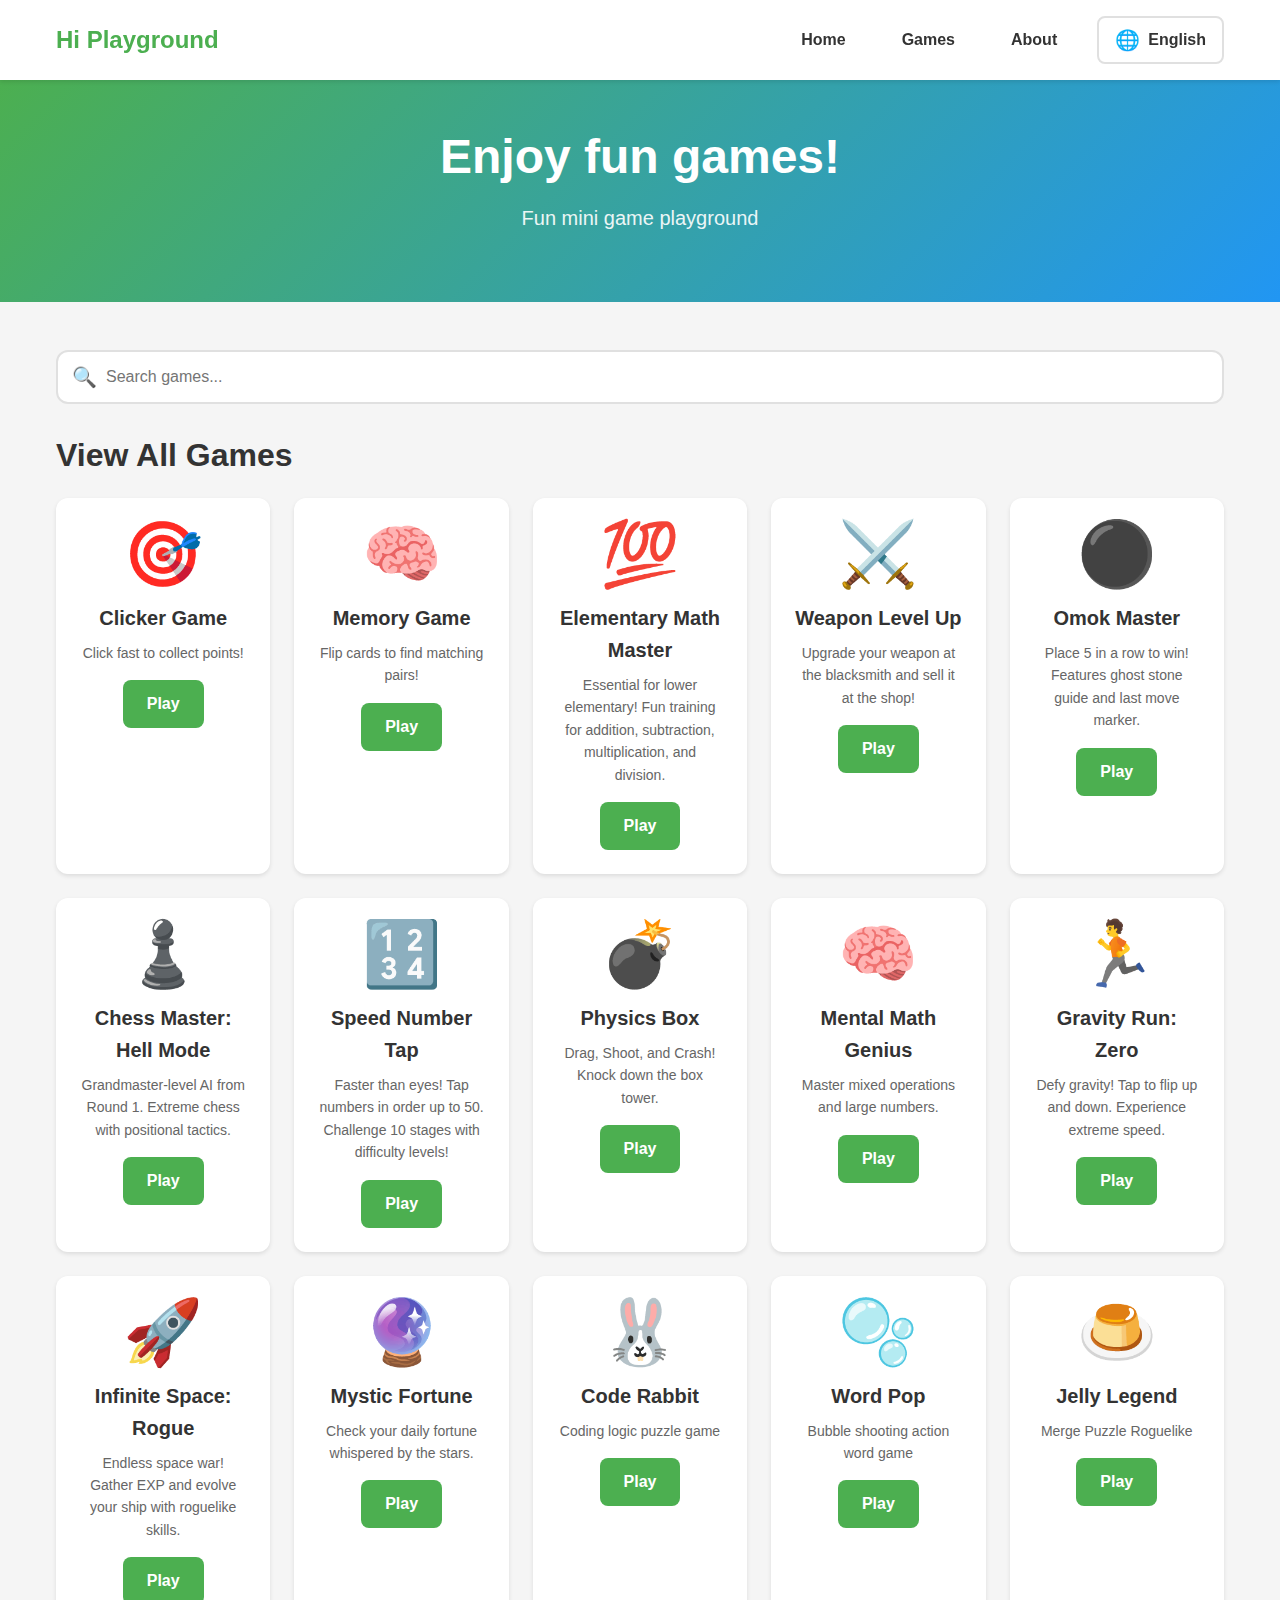
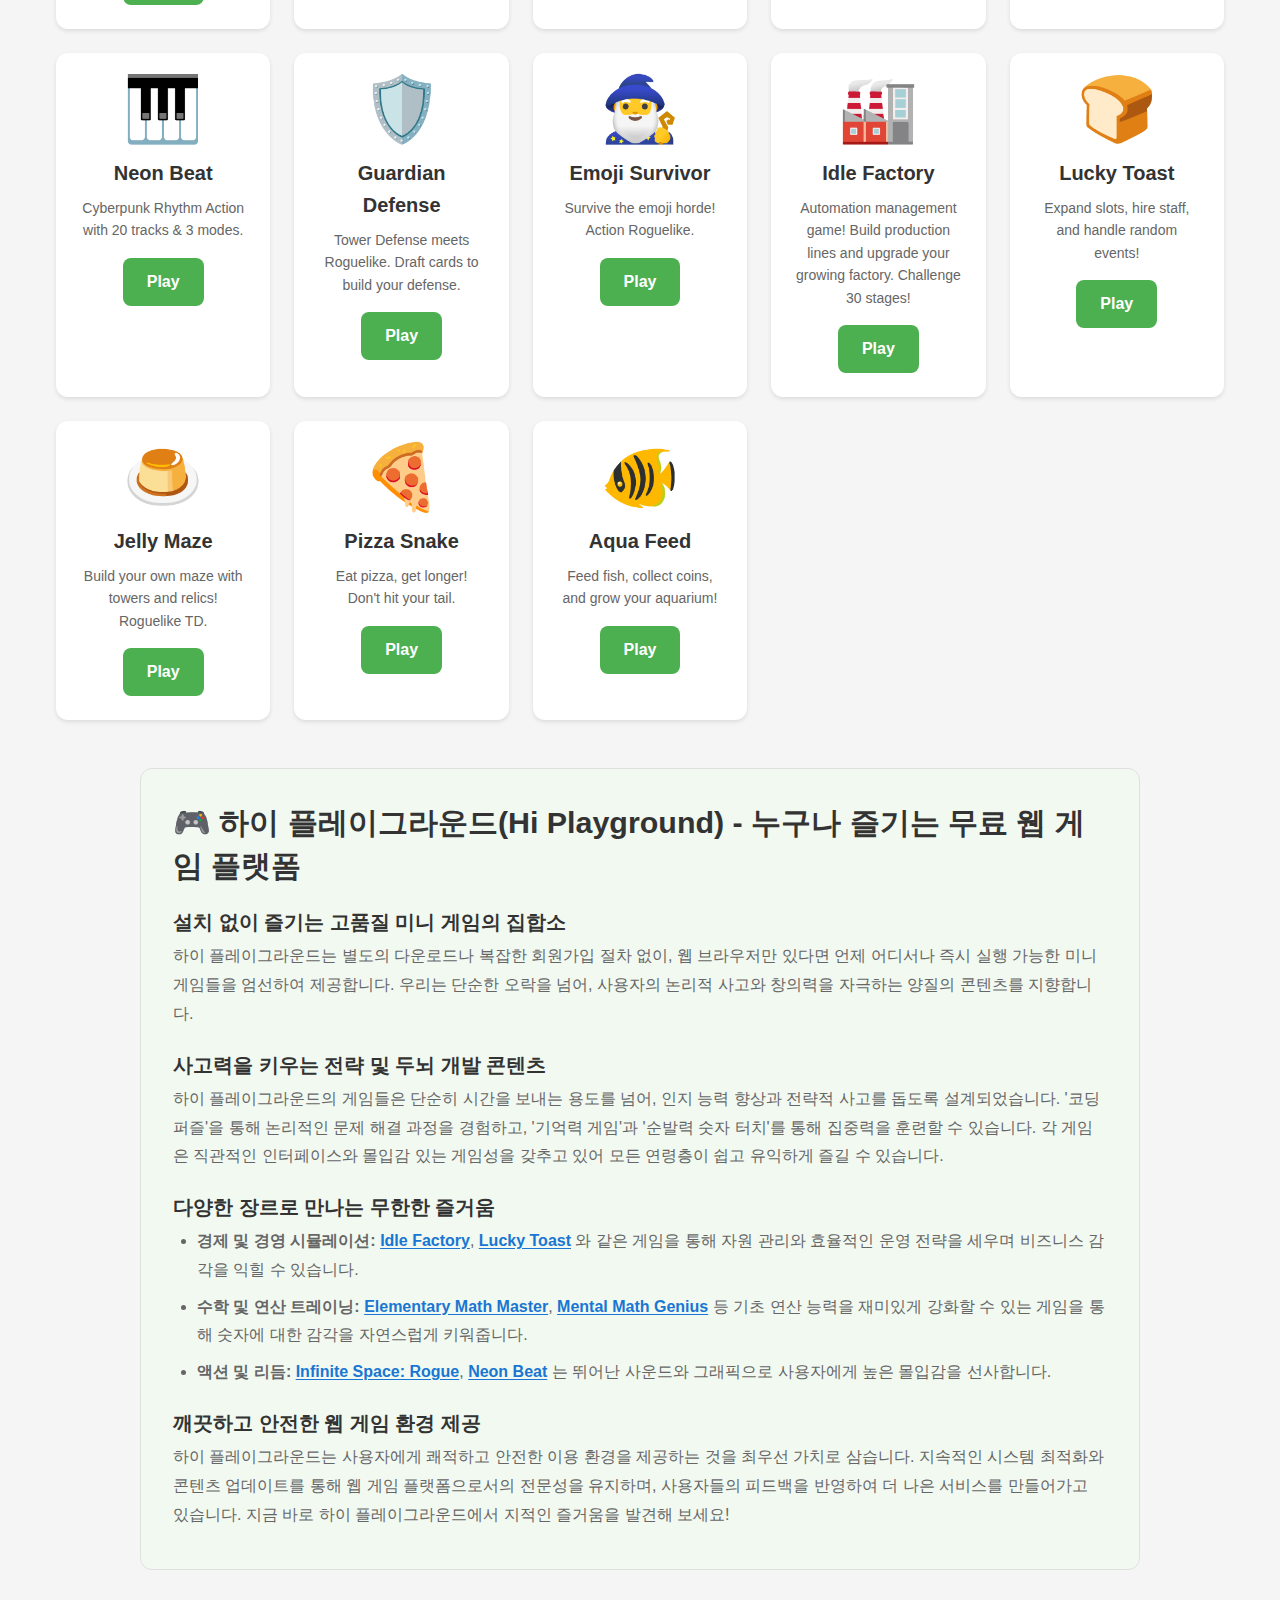
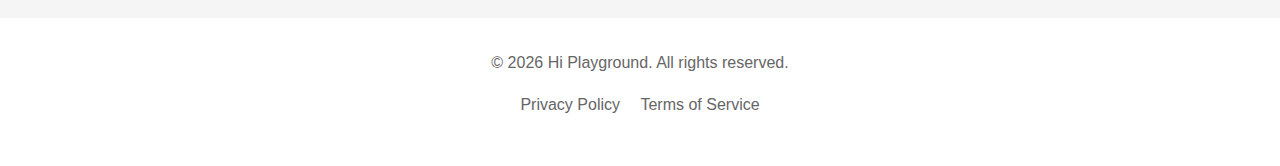
<file: pages/play.html>
<!DOCTYPE html>
<html lang="ko">
<head>
  <meta charset="UTF-8">
  <meta name="viewport" content="width=device-width, initial-scale=1.0">
  <!-- Google tag (gtag.js) — GA4 G-59SSSHXEHJ -->
  <script async src="https://www.googletagmanager.com/gtag/js?id=G-59SSSHXEHJ"></script>
  <script>
    window.dataLayer = window.dataLayer || [];
    function gtag(){dataLayer.push(arguments);}
    gtag('js', new Date());
    gtag('config', 'G-59SSSHXEHJ', { send_page_view: true });
  </script>
  <!-- Google Tag Manager -->
  <script>(function(w,d,s,l,i){w[l]=w[l]||[];w[l].push({'gtm.start':
  new Date().getTime(),event:'gtm.js'});var f=d.getElementsByTagName(s)[0],
  j=d.createElement(s),dl=l!='dataLayer'?'&l='+l:'';j.async=true;j.src=
  'https://www.googletagmanager.com/gtm.js?id='+i+dl;f.parentNode.insertBefore(j,f);
  })(window,document,'script','dataLayer','GTM-KCC2XSD9');</script>
  <!-- End Google Tag Manager -->
  <title>게임 플레이 - 하이 플레이그라운드</title>
  
  <!-- CSS -->
  <link rel="stylesheet" href="../assets/css/base.css">
  <link rel="stylesheet" href="../assets/css/theme.css">
  <link rel="stylesheet" href="../assets/css/components.css">
  <link rel="stylesheet" href="../shared/game-shell.css">
  
  <style>
    /* Game Description Section Styles (SEO optimized) */
    .game-description-section {
      background-color: #f9f9f9;
      padding: var(--spacing-2xl) 0;
      margin-top: 0;
      border-top: 2px solid var(--color-border);
    }
    
    .game-description-section .container {
      max-width: 900px;
      margin: 0 auto;
      padding: 0 var(--spacing-lg);
    }
    
    .description-block {
      background-color: #ffffff;
      padding: var(--spacing-xl);
      margin-bottom: var(--spacing-xl);
      border-radius: var(--radius-lg);
      box-shadow: 0 2px 8px rgba(0, 0, 0, 0.05);
    }
    
    .description-block:last-child {
      margin-bottom: 0;
    }
    
    .description-block h2 {
      font-size: 1.75rem;
      font-weight: 700;
      color: var(--color-text);
      margin: 0 0 var(--spacing-lg) 0;
      padding-bottom: var(--spacing-md);
      border-bottom: 2px solid var(--color-primary);
    }
    
    .description-block p {
      font-size: 1rem;
      line-height: 1.8;
      color: var(--color-text);
      margin: 0 0 var(--spacing-md) 0;
    }
    
    .description-block p:last-child {
      margin-bottom: 0;
    }
    
    .description-block ol,
    .description-block ul {
      font-size: 1rem;
      line-height: 1.8;
      color: var(--color-text);
      margin: 0 0 var(--spacing-md) 0;
      padding-left: var(--spacing-xl);
    }
    
    .description-block li {
      margin-bottom: var(--spacing-sm);
    }
    
    .description-block li:last-child {
      margin-bottom: 0;
    }
    
    .description-block ol li {
      margin-bottom: var(--spacing-md);
    }
    
    /* Responsive Design */
    @media (max-width: 768px) {
      .game-description-section {
        padding: var(--spacing-xl) 0;
      }
      
      .game-description-section .container {
        padding: 0 var(--spacing-md);
      }
      
      .description-block {
        padding: var(--spacing-lg);
        margin-bottom: var(--spacing-lg);
      }
      
      .description-block h2 {
        font-size: 1.5rem;
        margin-bottom: var(--spacing-md);
      }
      
      .description-block p,
      .description-block ol,
      .description-block ul {
        font-size: 0.95rem;
        line-height: 1.7;
      }
      
      .description-block ol,
      .description-block ul {
        padding-left: var(--spacing-lg);
      }
    }
    
    @media (max-width: 480px) {
      .description-block h2 {
        font-size: 1.25rem;
      }
      
      .description-block p,
      .description-block ol,
      .description-block ul {
        font-size: 0.9rem;
        line-height: 1.6;
      }
      
      .description-block ol,
      .description-block ul {
        padding-left: var(--spacing-md);
      }
    }
  </style>
  
  <!-- Google AdSense -->
  <script async src="https://pagead2.googlesyndication.com/pagead/js/adsbygoogle.js?client=ca-pub-6695304116428787"
     crossorigin="anonymous"></script>
</head>
<body>
  <!-- Google Tag Manager (noscript) -->
  <noscript><iframe src="https://www.googletagmanager.com/ns.html?id=GTM-KCC2XSD9"
  height="0" width="0" style="display:none;visibility:hidden"></iframe></noscript>
  <!-- End Google Tag Manager (noscript) -->
  <div id="game-area">
    <!-- Game Header -->
    <header id="game-header">
      <div class="game-header-left">
        <button id="btn-back" class="game-header-btn" data-i18n-title="play.back" title="뒤로">←</button>
      </div>
      <div class="game-header-center">
        <h1 id="game-title" data-i18n="common.loading">게임 로딩 중...</h1>
      </div>
      <div class="game-header-right">
        <button id="btn-reset" class="game-header-btn" data-i18n-title="play.reset" title="리셋">🔄</button>
        <button id="btn-fullscreen" class="game-header-btn" data-i18n-title="play.fullscreen" title="전체화면">⛶</button>
        <button id="btn-mute" class="game-header-btn" data-i18n-title="play.mute" title="음소거">🔊</button>
      </div>
    </header>

    <!-- Game Stats (optional, can be hidden if game doesn't use it) -->
    <div id="game-stats" style="display: none;">
      <div class="game-stat">
        <div class="game-stat-label" data-i18n="play.score">점수</div>
        <div class="game-stat-value" id="game-score">0</div>
      </div>
      <div class="game-stat">
        <div class="game-stat-label" data-i18n="play.level">레벨</div>
        <div class="game-stat-value" id="game-level">1</div>
      </div>
    </div>

    <!-- Game Container -->
    <div id="game-container">
      <div class="loading-container">
        <div class="spinner"></div>
        <p style="margin-top: var(--spacing-md);" data-i18n="common.loadingGame">게임을 불러오는 중...</p>
      </div>
    </div>
  </div>

  <!-- Game Description Section (SEO optimized) -->
  <section id="game-description-section" class="game-description-section" style="display: none;">
    <div class="container">
      <div id="game-description-content"></div>
    </div>
  </section>

  <!-- JavaScript -->
  <script src="../assets/js/storage.js"></script>
  <script src="../assets/js/i18n.js"></script>
  <script src="../assets/js/language-selector.js"></script>
  <script src="../assets/js/analytics.js"></script>
  <script src="../assets/js/router.js"></script>
  <script src="../assets/js/app.js"></script>
  <script src="../assets/js/game-descriptions.js"></script>
  <script src="../shared/game-shell.js"></script>
  
  <script>
    /**
     * Load and render game description for SEO
     */
    function loadGameDescription(gameId) {
      try {
        // Wait for I18n to be ready
        if (typeof I18n === 'undefined') {
          console.warn('I18n not loaded yet');
          setTimeout(() => loadGameDescription(gameId), 500);
          return;
        }
        
        // Get description data from I18n system (falls back to GameDescriptions)
        const descriptionData = I18n.getGameDescriptionData(gameId);
        
        if (!descriptionData) {
          // If no specific description, use default from game data
          const game = App.getGameById(gameId);
          if (game) {
            renderDefaultDescription(game);
          }
          return;
        }
        
        const section = document.getElementById('game-description-section');
        const content = document.getElementById('game-description-content');
        
        if (!section || !content) return;
        
        let html = '';
        
        // How to Play section
        if (descriptionData.howToPlay && descriptionData.howToPlay.title) {
          html += '<div class="description-block">';
          html += `<h2>${descriptionData.howToPlay.title}</h2>`;
          if (descriptionData.howToPlay.steps && descriptionData.howToPlay.steps.length > 0) {
            html += '<ol>';
            descriptionData.howToPlay.steps.forEach(step => {
              html += `<li>${step}</li>`;
            });
            html += '</ol>';
          }
          html += '</div>';
        }
        
        // Strategy section
        if (descriptionData.strategy && descriptionData.strategy.title) {
          html += '<div class="description-block">';
          html += `<h2>${descriptionData.strategy.title}</h2>`;
          if (descriptionData.strategy.tips && descriptionData.strategy.tips.length > 0) {
            html += '<ul>';
            descriptionData.strategy.tips.forEach(tip => {
              html += `<li>${tip}</li>`;
            });
            html += '</ul>';
          }
          html += '</div>';
        }
        
        // About section
        if (descriptionData.about && descriptionData.about.title) {
          html += '<div class="description-block">';
          html += `<h2>${descriptionData.about.title}</h2>`;
          if (descriptionData.about.description) {
            html += `<p>${descriptionData.about.description}</p>`;
          }
          html += '</div>';
        }
        
        content.innerHTML = html;
        section.style.display = 'block';
      } catch (error) {
        console.error('Error loading game description:', error);
      }
    }
    
    /**
     * Render default description if specific one doesn't exist
     */
    function renderDefaultDescription(game) {
      const section = document.getElementById('game-description-section');
      const content = document.getElementById('game-description-content');
      
      if (!section || !content) return;
      
      let html = '';
      html += '<div class="description-block">';
      html += '<h2>게임 방법 (How to Play)</h2>';
      html += `<p>${game.description}</p>`;
      html += '<p>게임을 시작하여 즐기세요. 상세한 게임 방법은 게임 내에서 안내됩니다.</p>';
      html += '</div>';
      
      html += '<div class="description-block">';
      html += '<h2>게임 소개 (About)</h2>';
      html += `<p>${game.title}은(는) ${game.category} 카테고리의 게임으로, 재미있고 교육적인 경험을 제공합니다. 게임을 통해 두뇌 회전과 재미를 동시에 느낄 수 있으며, 다양한 능력을 향상시킬 수 있습니다.</p>`;
      html += '</div>';
      
      content.innerHTML = html;
      section.style.display = 'block';
    }
    
    // Page-specific script
    (async function() {
      await App.init();
      
      // Get game ID from URL parameter
      const urlParams = new URLSearchParams(window.location.search);
      const gameId = urlParams.get('id');
      
      if (!gameId) {
        alert('게임 ID가 없습니다.');
        window.location.href = '../index.html';
        return;
      }
      
      // Verify game exists
      const game = App.getGameById(gameId);
      if (!game) {
        alert('게임을 찾을 수 없습니다.');
        window.location.href = '../index.html';
        return;
      }
      
      // Initialize game shell
      await GameShell.init(gameId);
      
      // Load and display game description (after game is loaded)
      loadGameDescription(gameId);
      
      // Reload description when language changes
      document.addEventListener('i18n:loaded', () => {
        loadGameDescription(gameId);
        // Also update game title in header
        if (typeof GameShell !== 'undefined' && GameShell.gameId) {
          const title = document.getElementById('game-title');
          if (title && typeof I18n !== 'undefined') {
            // Get manifest to update title
            GameShell.loadManifest(gameId).then(manifest => {
              if (manifest) {
                title.textContent = I18n.getGameTitle(gameId, manifest);
              }
            });
          }
        }
      });
      
      // Track page view
      Analytics.trackPageView(`play:${gameId}`);
    })();
  </script>
</body>
</html>
</file>
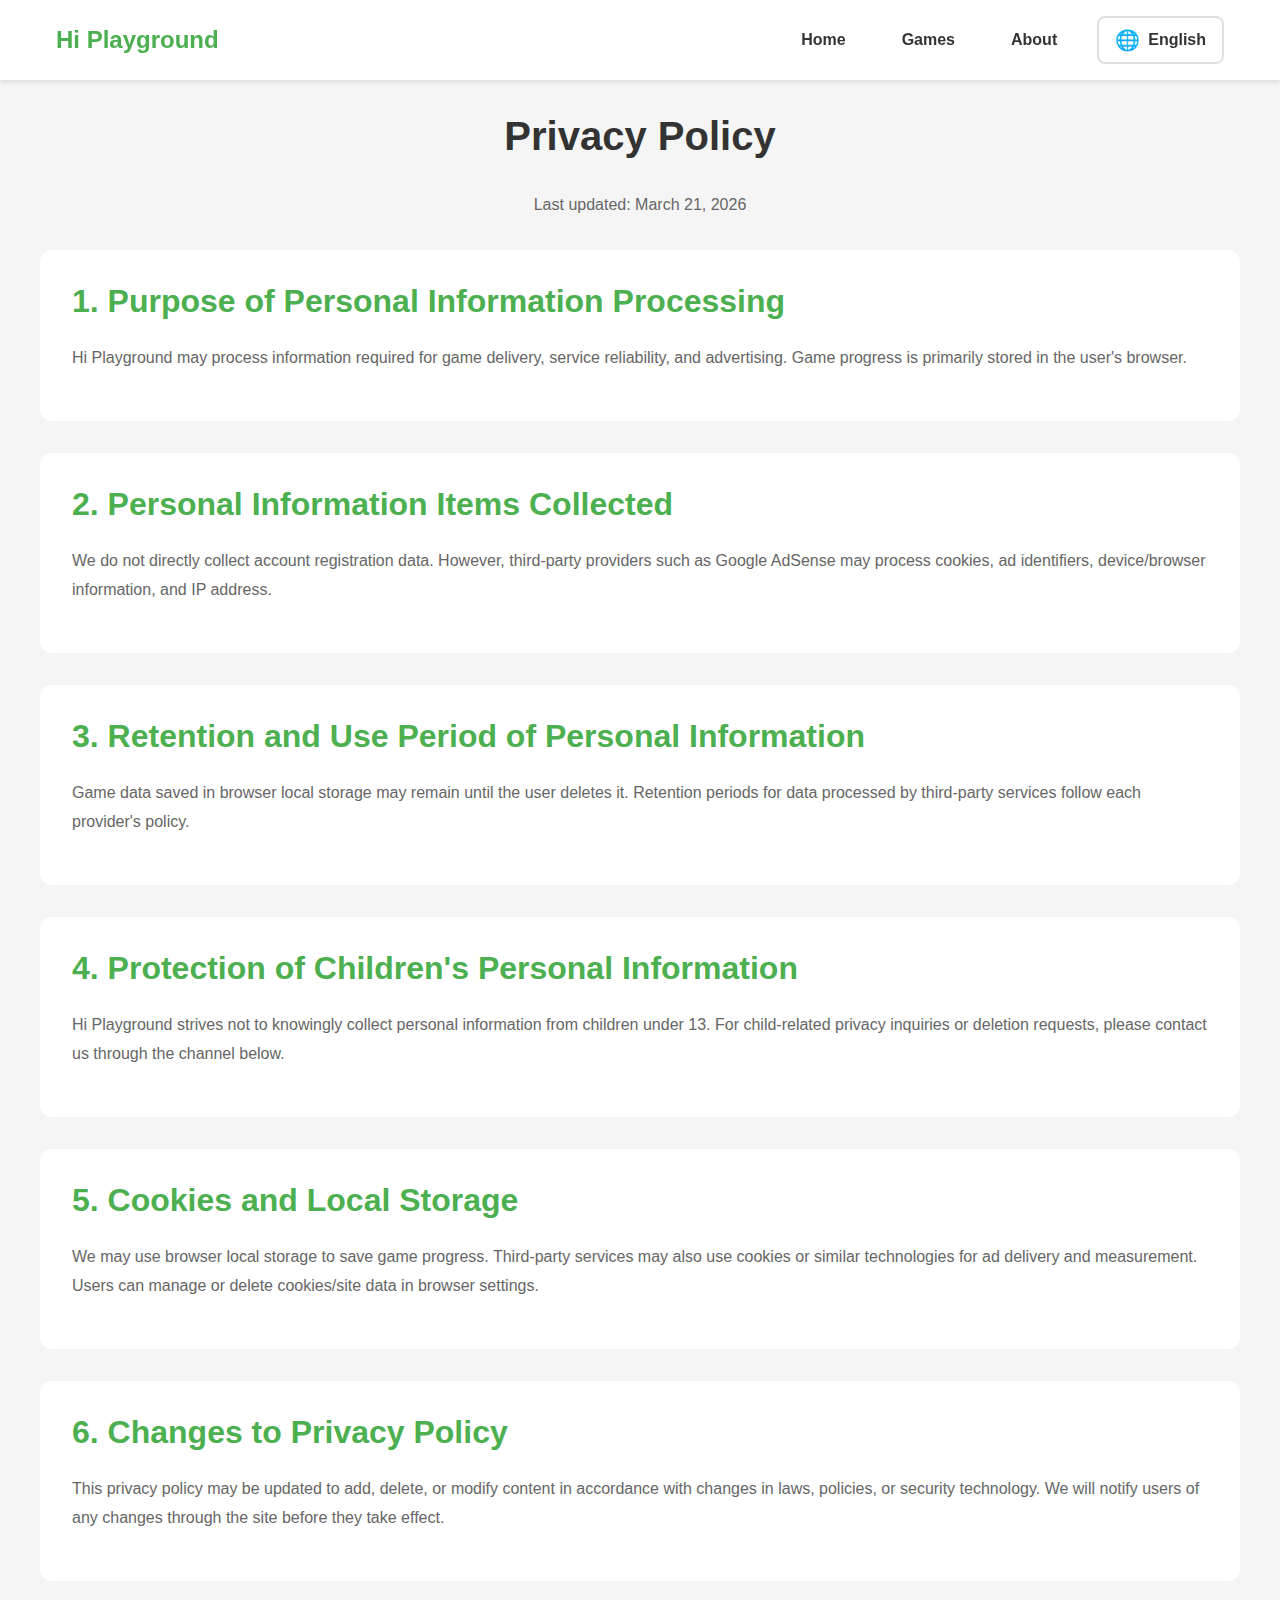
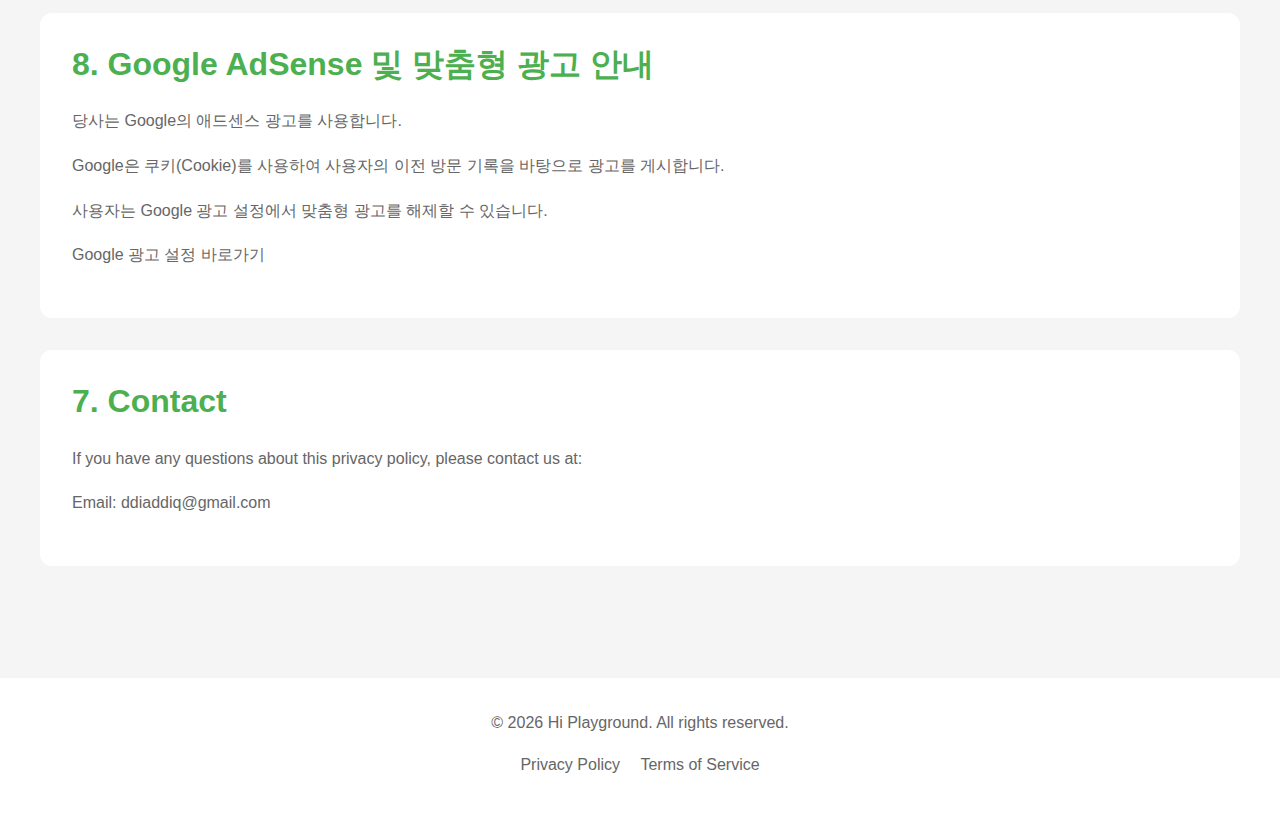
<file: pages/privacy.html>
<!DOCTYPE html>
<html lang="ko">
<head>
  <meta charset="UTF-8">
  <meta name="viewport" content="width=device-width, initial-scale=1.0">
  <title>개인정보처리방침 - 하이 플레이그라운드</title>
  
  <!-- CSS -->
  <link rel="stylesheet" href="../assets/css/base.css">
  <link rel="stylesheet" href="../assets/css/theme.css">
  <link rel="stylesheet" href="../assets/css/components.css">
  
  <style>
    .content-section {
      background-color: var(--color-bg-card);
      padding: var(--spacing-xl);
      border-radius: var(--radius-lg);
      margin-bottom: var(--spacing-xl);
    }
    
    .content-section h2 {
      color: var(--color-primary);
      margin-bottom: var(--spacing-lg);
    }
    
    .content-section p {
      margin-bottom: var(--spacing-md);
      line-height: 1.8;
      color: var(--color-text-light);
    }
  </style>
  
  <!-- Google AdSense -->
  <script async src="https://pagead2.googlesyndication.com/pagead/js/adsbygoogle.js?client=ca-pub-6695304116428787"
     crossorigin="anonymous"></script>
</head>
<body>
  <!-- Navigation -->
  <nav class="nav">
    <div class="container nav-container">
      <a href="../index.html" class="nav-brand" data-i18n="site.name">🎮 하이 플레이그라운드</a>
      <div style="display: flex; align-items: center; gap: var(--spacing-lg);">
        <ul class="nav-links">
          <li><a href="../index.html" class="nav-link" data-i18n="nav.home">홈</a></li>
          <li><a href="games.html" class="nav-link" data-i18n="nav.games">게임</a></li>
          <li><a href="about.html" class="nav-link" data-i18n="nav.about">소개</a></li>
        </ul>
        <div class="lang-selector" id="lang-selector">
          <button class="lang-selector-toggle" id="lang-selector-toggle">
            <span class="lang-selector-icon">🌐</span>
            <span id="lang-selector-current">한국어</span>
          </button>
          <div class="lang-selector-menu">
            <button class="lang-selector-item" data-lang="ko">한국어</button>
            <button class="lang-selector-item" data-lang="en">English</button>
            <button class="lang-selector-item" data-lang="zh-HK">繁體中文(香港)</button>
          </div>
        </div>
      </div>
    </div>
  </nav>

  <!-- Main Content -->
  <main class="container" style="padding: var(--spacing-xl) 0;">
    <h1 style="margin-bottom: var(--spacing-xl); text-align: center;" data-i18n="privacy.title">개인정보처리방침</h1>
    <p style="text-align: center; color: var(--color-text-light); margin-bottom: var(--spacing-xl);" data-i18n="privacy.lastUpdated">
      최종 수정일: 2026년 3월 21일
    </p>

    <div class="content-section">
      <h2 data-i18n="privacy.section1.title">1. 개인정보의 처리 목적</h2>
      <p data-i18n="privacy.section1.content">
        하이 플레이그라운드는 게임 서비스 제공, 서비스 안정성 확인, 광고 제공을 위해 필요한 범위에서 정보가 처리될 수 있습니다.
        게임 진행 상황은 주로 사용자의 브라우저에 저장됩니다.
      </p>
    </div>

    <div class="content-section">
      <h2 data-i18n="privacy.section2.title">2. 수집하는 개인정보 항목</h2>
      <p data-i18n="privacy.section2.content">
        당사는 회원가입 정보를 직접 수집하지 않습니다.
        다만 Google AdSense 등 제3자 서비스 제공자가 쿠키, 광고 식별자, 기기/브라우저 정보, IP 주소 등의 정보를 처리할 수 있습니다.
      </p>
    </div>

    <div class="content-section">
      <h2 data-i18n="privacy.section3.title">3. 개인정보의 보유 및 이용 기간</h2>
      <p data-i18n="privacy.section3.content">
        브라우저 로컬 스토리지에 저장되는 게임 데이터는 사용자가 직접 삭제할 때까지 보관될 수 있습니다.
        제3자 서비스가 처리하는 데이터의 보유 기간은 각 서비스 제공자의 정책을 따릅니다.
      </p>
    </div>

    <div class="content-section">
      <h2 data-i18n="privacy.section4.title">4. 어린이 개인정보 보호</h2>
      <p data-i18n="privacy.section4.content">
        하이 플레이그라운드는 13세 미만 어린이의 개인정보를 고의로 수집하지 않기 위해 노력합니다.
        아동 관련 개인정보 문의나 삭제 요청은 문의처를 통해 접수하실 수 있습니다.
      </p>
    </div>

    <div class="content-section">
      <h2 data-i18n="privacy.section5.title">5. 쿠키 및 로컬 스토리지</h2>
      <p data-i18n="privacy.section5.content">
        게임 진행 상황을 저장하기 위해 브라우저의 로컬 스토리지를 사용할 수 있습니다.
        또한 광고 제공 및 성과 측정을 위해 제3자 서비스에서 쿠키 또는 유사 기술을 사용할 수 있습니다.
        사용자는 브라우저 설정에서 쿠키/사이트 데이터를 관리하거나 삭제할 수 있습니다.
      </p>
    </div>

    <div class="content-section">
      <h2 data-i18n="privacy.section6.title">6. 개인정보처리방침 변경</h2>
      <p data-i18n="privacy.section6.content">
        이 개인정보처리방침은 법령, 정책 또는 보안기술의 변경에 따라 내용의 추가, 삭제 및 수정이 있을 경우
        변경 사항을 시행하기 전에 사이트를 통해 공지하겠습니다.
      </p>
    </div>

    <div class="content-section">
      <h2 data-i18n="privacy.section8.title">8. Google AdSense 및 맞춤형 광고 안내</h2>
      <p data-i18n="privacy.section8.line1">
        당사는 Google의 애드센스 광고를 사용합니다.
      </p>
      <p data-i18n="privacy.section8.line2">
        Google은 쿠키(Cookie)를 사용하여 사용자의 이전 방문 기록을 바탕으로 광고를 게시합니다.
      </p>
      <p data-i18n="privacy.section8.line3">
        사용자는 Google 광고 설정에서 맞춤형 광고를 해제할 수 있습니다.
      </p>
      <p>
        <a href="https://adssettings.google.com/" target="_blank" rel="noopener noreferrer" data-i18n="privacy.section8.linkText">Google 광고 설정 바로가기</a>
      </p>
    </div>

    <div class="content-section">
      <h2 data-i18n="privacy.section7.title">7. 문의처</h2>
      <p data-i18n="privacy.section7.content">
        개인정보처리방침에 대한 문의사항이 있으시면 아래로 연락해 주세요.
      </p>
      <p style="margin-top: var(--spacing-md);" data-i18n="privacy.section7.email">
        이메일: ddiaddiq@gmail.com
      </p>
    </div>
  </main>

  <!-- Footer -->
  <footer style="background-color: var(--color-bg-card); padding: var(--spacing-xl) 0; margin-top: var(--spacing-2xl); text-align: center; color: var(--color-text-light);">
    <div class="container">
      <p>&copy; 2026 <span data-i18n="site.name">하이 플레이그라운드</span>. <span data-i18n="common.copyright">모든 권리 보유</span>.</p>
      <p style="margin-top: var(--spacing-sm);">
        <a href="privacy.html" style="margin: 0 var(--spacing-sm);" data-i18n="footer.privacy">개인정보처리방침</a>
        <a href="terms.html" style="margin: 0 var(--spacing-sm);" data-i18n="footer.terms">이용약관</a>
      </p>
    </div>
  </footer>

  <!-- JavaScript -->
  <script src="../assets/js/storage.js"></script>
  <script src="../assets/js/i18n.js"></script>
  <script src="../assets/js/language-selector.js"></script>
  <script src="../assets/js/analytics.js"></script>
  <script src="../assets/js/router.js"></script>
  <script src="../assets/js/app.js"></script>
</body>
</html>
</file>
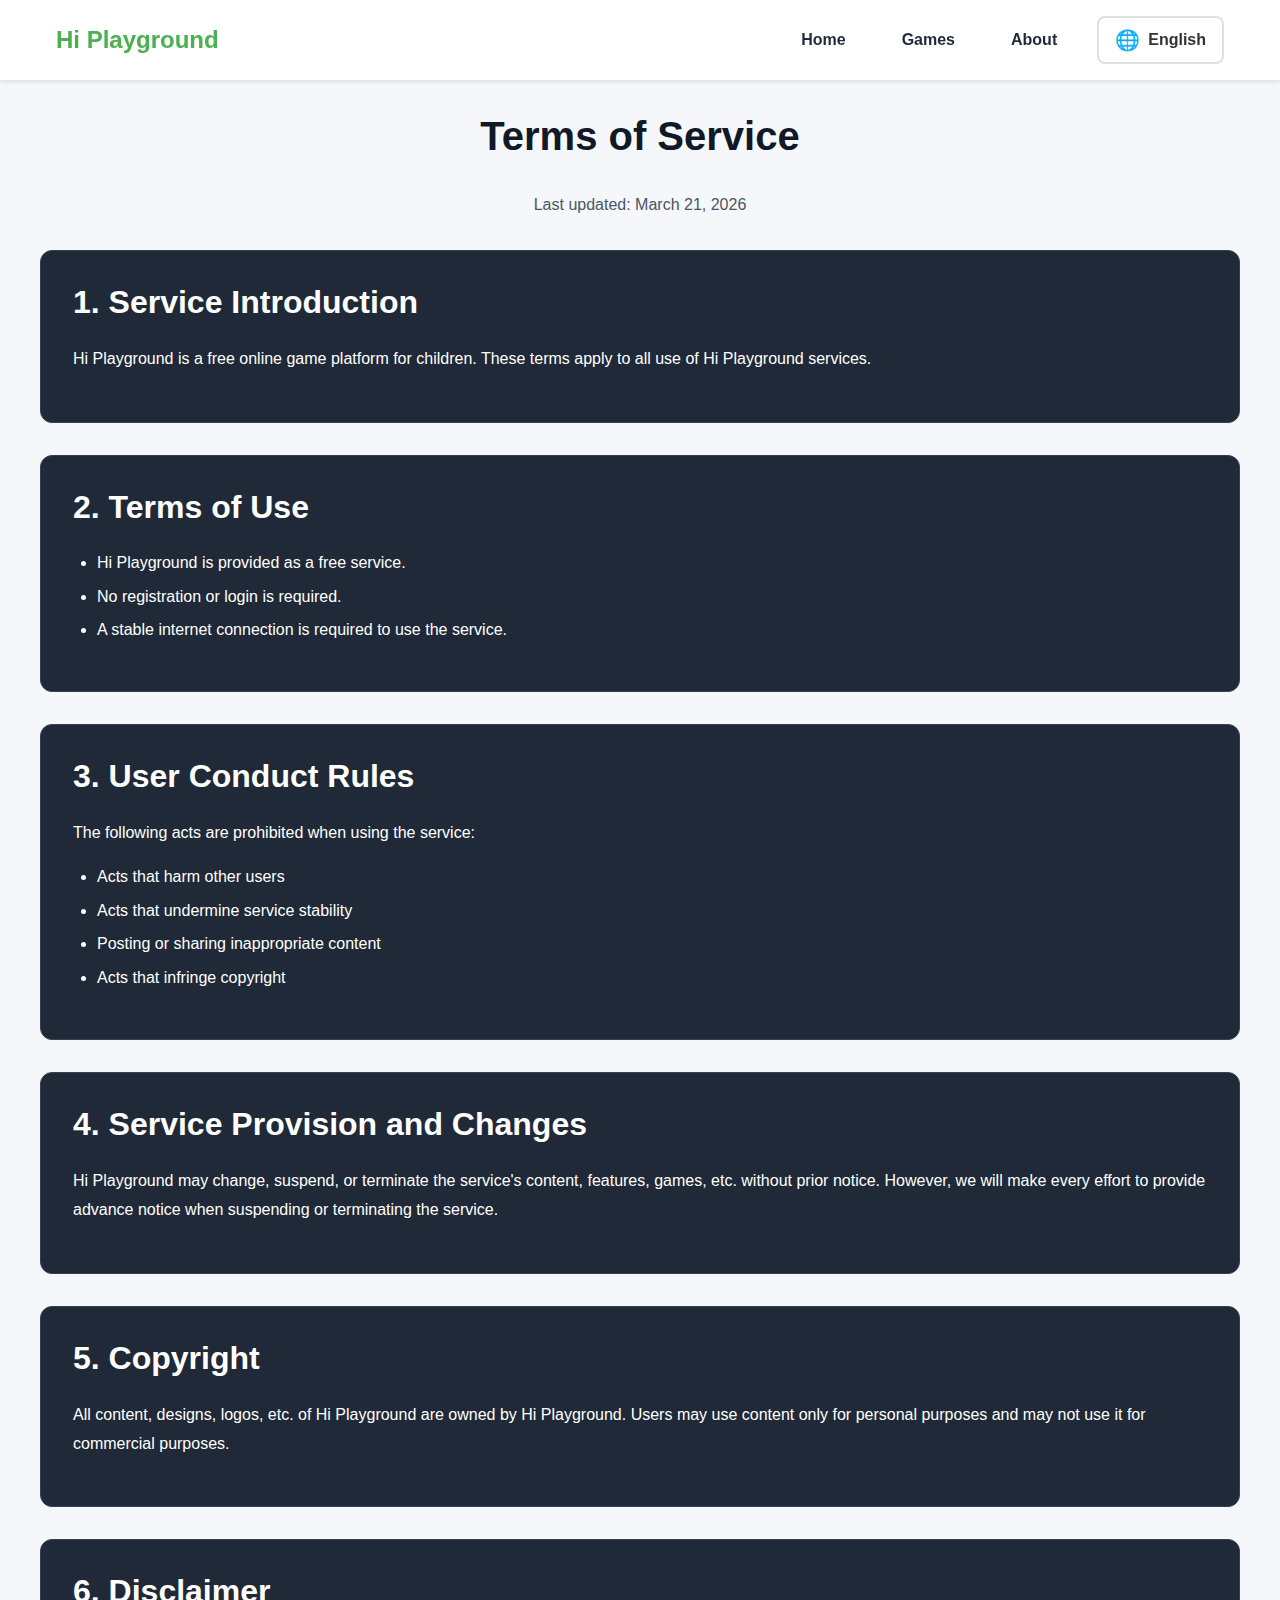
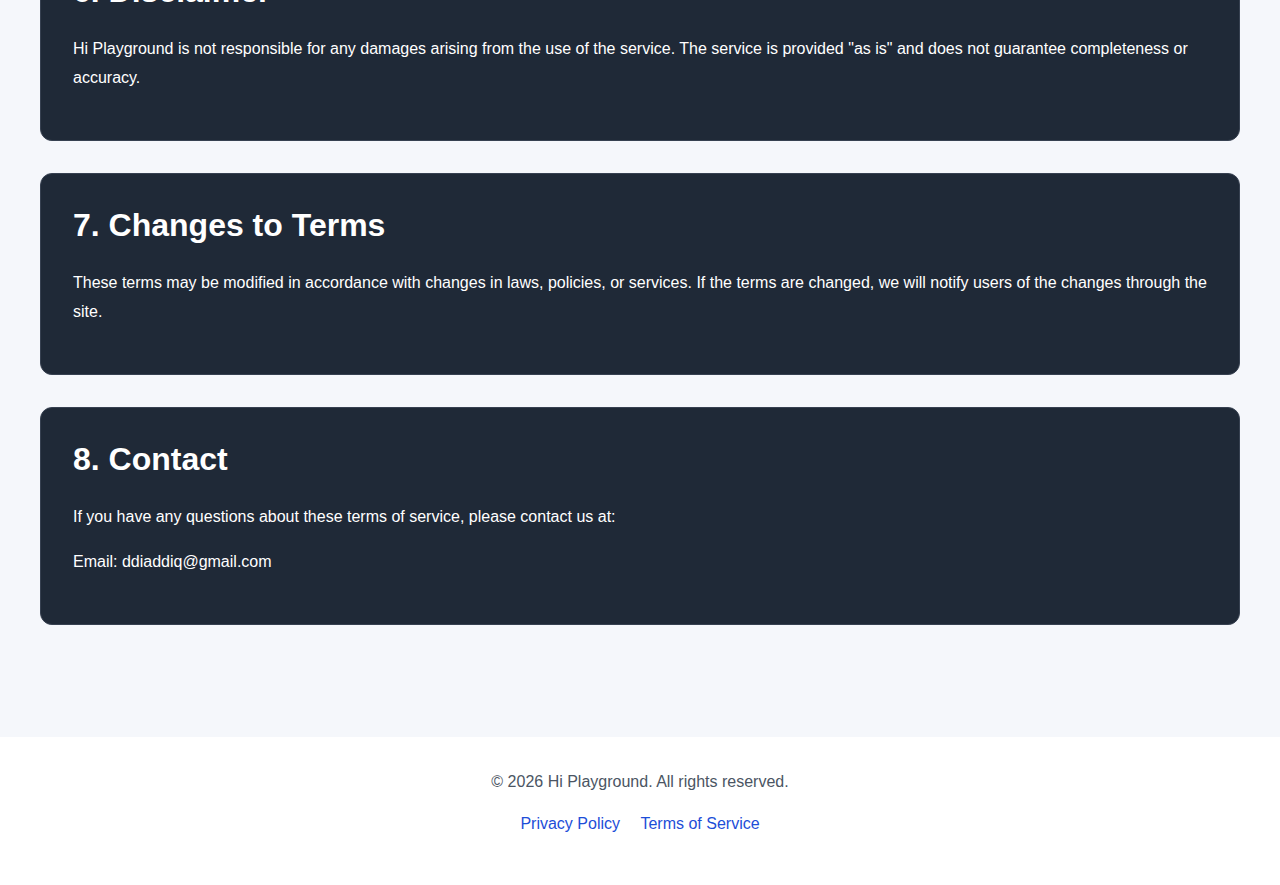
<file: pages/terms.html>
<!DOCTYPE html>
<html lang="ko">
<head>
  <!-- Google Tag Manager -->
  <script>(function(w,d,s,l,i){w[l]=w[l]||[];w[l].push({'gtm.start':
  new Date().getTime(),event:'gtm.js'});var f=d.getElementsByTagName(s)[0],
  j=d.createElement(s),dl=l!='dataLayer'?'&l='+l:'';j.async=true;j.src=
  'https://www.googletagmanager.com/gtm.js?id='+i+dl;f.parentNode.insertBefore(j,f);
  })(window,document,'script','dataLayer','GTM-KCC2XSD9');</script>
  <!-- End Google Tag Manager -->
  <meta charset="UTF-8">
  <meta name="viewport" content="width=device-width, initial-scale=1.0">
  <title>이용약관 - 하이 플레이그라운드</title>
  
  <!-- CSS -->
  <link rel="stylesheet" href="../assets/css/base.css">
  <link rel="stylesheet" href="../assets/css/theme.css">
  <link rel="stylesheet" href="../assets/css/components.css">
  
  <style>
    body {
      background-color: #f5f7fb;
      color: #1f2937;
    }

    main h1 {
      color: #111827;
    }

    main > p {
      color: #4b5563 !important;
    }

    .content-section {
      background-color: #1f2937;
      padding: var(--spacing-xl);
      border-radius: var(--radius-lg);
      margin-bottom: var(--spacing-xl);
      border: 1px solid #374151;
    }
    
    .content-section h2 {
      color: #ffffff;
      margin-bottom: var(--spacing-lg);
    }
    
    .content-section p {
      margin-bottom: var(--spacing-md);
      line-height: 1.8;
      color: #ffffff;
    }
    
    .content-section ul {
      margin-left: var(--spacing-lg);
      margin-bottom: var(--spacing-md);
    }
    
    .content-section li {
      margin-bottom: var(--spacing-sm);
      color: #ffffff;
    }

    .content-section a {
      color: #ffffff;
      text-decoration: underline;
    }

    footer a {
      color: #1d4ed8;
    }

    footer {
      color: #4b5563 !important;
    }
  </style>
  
  <!-- Google AdSense -->
  <script async src="https://pagead2.googlesyndication.com/pagead/js/adsbygoogle.js?client=ca-pub-6695304116428787"
     crossorigin="anonymous"></script>
</head>
<body>
  <!-- Google Tag Manager (noscript) -->
  <noscript><iframe src="https://www.googletagmanager.com/ns.html?id=GTM-KCC2XSD9"
  height="0" width="0" style="display:none;visibility:hidden"></iframe></noscript>
  <!-- End Google Tag Manager (noscript) -->
  <!-- Navigation -->
  <nav class="nav">
    <div class="container nav-container">
      <a href="../index.html" class="nav-brand" data-i18n="site.name">🎮 하이 플레이그라운드</a>
      <div style="display: flex; align-items: center; gap: var(--spacing-lg);">
        <ul class="nav-links">
          <li><a href="../index.html" class="nav-link" data-i18n="nav.home">홈</a></li>
          <li><a href="games.html" class="nav-link" data-i18n="nav.games">게임</a></li>
          <li><a href="about.html" class="nav-link" data-i18n="nav.about">소개</a></li>
        </ul>
        <div class="lang-selector" id="lang-selector">
          <button class="lang-selector-toggle" id="lang-selector-toggle">
            <span class="lang-selector-icon">🌐</span>
            <span id="lang-selector-current">한국어</span>
          </button>
          <div class="lang-selector-menu">
            <button class="lang-selector-item" data-lang="ko">한국어</button>
            <button class="lang-selector-item" data-lang="en">English</button>
            <button class="lang-selector-item" data-lang="zh-HK">繁體中文(香港)</button>
          </div>
        </div>
      </div>
    </div>
  </nav>

  <!-- Main Content -->
  <main class="container" style="padding: var(--spacing-xl) 0;">
    <h1 style="margin-bottom: var(--spacing-xl); text-align: center;" data-i18n="terms.title">이용약관</h1>
    <p style="text-align: center; color: var(--color-text-light); margin-bottom: var(--spacing-xl);" data-i18n="terms.lastUpdated">
      최종 수정일: 2026년 3월 21일
    </p>

    <div class="content-section">
      <h2 data-i18n="terms.section1.title">1. 서비스 소개</h2>
      <p data-i18n="terms.section1.content">
        하이 플레이그라운드는 어린이를 위한 무료 온라인 게임 플랫폼입니다.
        본 약관은 하이 플레이그라운드의 모든 서비스 이용에 적용됩니다.
      </p>
    </div>

    <div class="content-section">
      <h2 data-i18n="terms.section2.title">2. 이용 조건</h2>
      <ul>
        <li data-i18n="terms.section2.item1">하이 플레이그라운드는 무료로 제공되는 서비스입니다.</li>
        <li data-i18n="terms.section2.item2">별도의 회원가입이나 로그인이 필요하지 않습니다.</li>
        <li data-i18n="terms.section2.item3">서비스 이용에는 안정적인 인터넷 연결이 필요합니다.</li>
      </ul>
    </div>

    <div class="content-section">
      <h2 data-i18n="terms.section3.title">3. 사용자 행동 규칙</h2>
      <p data-i18n="terms.section3.content">서비스를 이용할 때 다음 행위는 금지됩니다:</p>
      <ul>
        <li data-i18n="terms.section3.item1">다른 사용자에게 해를 끼치는 행위</li>
        <li data-i18n="terms.section3.item2">서비스의 안정성을 해치는 행위</li>
        <li data-i18n="terms.section3.item3">부적절한 콘텐츠를 게시하거나 공유하는 행위</li>
        <li data-i18n="terms.section3.item4">저작권을 침해하는 행위</li>
      </ul>
    </div>

    <div class="content-section">
      <h2 data-i18n="terms.section4.title">4. 서비스 제공 및 변경</h2>
      <p data-i18n="terms.section4.content">
        하이 플레이그라운드는 서비스의 내용, 기능, 게임 등을 사전 통지 없이 변경, 중단, 종료할 수 있습니다.
        단, 서비스의 중단 또는 종료 시 가능한 한 사전에 공지하도록 노력하겠습니다.
      </p>
    </div>

    <div class="content-section">
      <h2 data-i18n="terms.section5.title">5. 저작권</h2>
      <p data-i18n="terms.section5.content">
        하이 플레이그라운드의 모든 콘텐츠, 디자인, 로고 등은 하이 플레이그라운드의 저작권에 속합니다.
        사용자는 개인적인 목적으로만 콘텐츠를 이용할 수 있으며, 상업적 목적으로 사용할 수 없습니다.
      </p>
    </div>

    <div class="content-section">
      <h2 data-i18n="terms.section6.title">6. 면책 조항</h2>
      <p data-i18n="terms.section6.content">
        하이 플레이그라운드는 서비스 이용으로 인해 발생한 어떠한 손해에 대해서도 책임을 지지 않습니다.
        서비스는 "있는 그대로" 제공되며, 완전성이나 정확성을 보장하지 않습니다.
      </p>
    </div>

    <div class="content-section">
      <h2 data-i18n="terms.section7.title">7. 약관의 변경</h2>
      <p data-i18n="terms.section7.content">
        본 약관은 법령, 정책 또는 서비스 변경에 따라 수정될 수 있습니다.
        약관이 변경될 경우 변경 사항을 사이트를 통해 공지하겠습니다.
      </p>
    </div>

    <div class="content-section">
      <h2 data-i18n="terms.section8.title">8. 문의처</h2>
      <p data-i18n="terms.section8.content">
        이용약관에 대한 문의사항이 있으시면 아래로 연락해 주세요.
      </p>
      <p style="margin-top: var(--spacing-md);" data-i18n="terms.section8.email">
        이메일: ddiaddiq@gmail.com
      </p>
    </div>
  </main>

  <!-- Footer -->
  <footer style="background-color: var(--color-bg-card); padding: var(--spacing-xl) 0; margin-top: var(--spacing-2xl); text-align: center; color: var(--color-text-light);">
    <div class="container">
      <p>&copy; 2026 <span data-i18n="site.name">하이 플레이그라운드</span>. <span data-i18n="common.copyright">모든 권리 보유</span>.</p>
      <p style="margin-top: var(--spacing-sm);">
        <a href="privacy.html" style="margin: 0 var(--spacing-sm);" data-i18n="footer.privacy">개인정보처리방침</a>
        <a href="terms.html" style="margin: 0 var(--spacing-sm);" data-i18n="footer.terms">이용약관</a>
      </p>
    </div>
  </footer>

  <!-- JavaScript -->
  <script src="../assets/js/storage.js"></script>
  <script src="../assets/js/i18n.js"></script>
  <script src="../assets/js/language-selector.js"></script>
  <script src="../assets/js/analytics.js"></script>
  <script src="../assets/js/router.js"></script>
  <script src="../assets/js/app.js"></script>
</body>
</html>
</file>
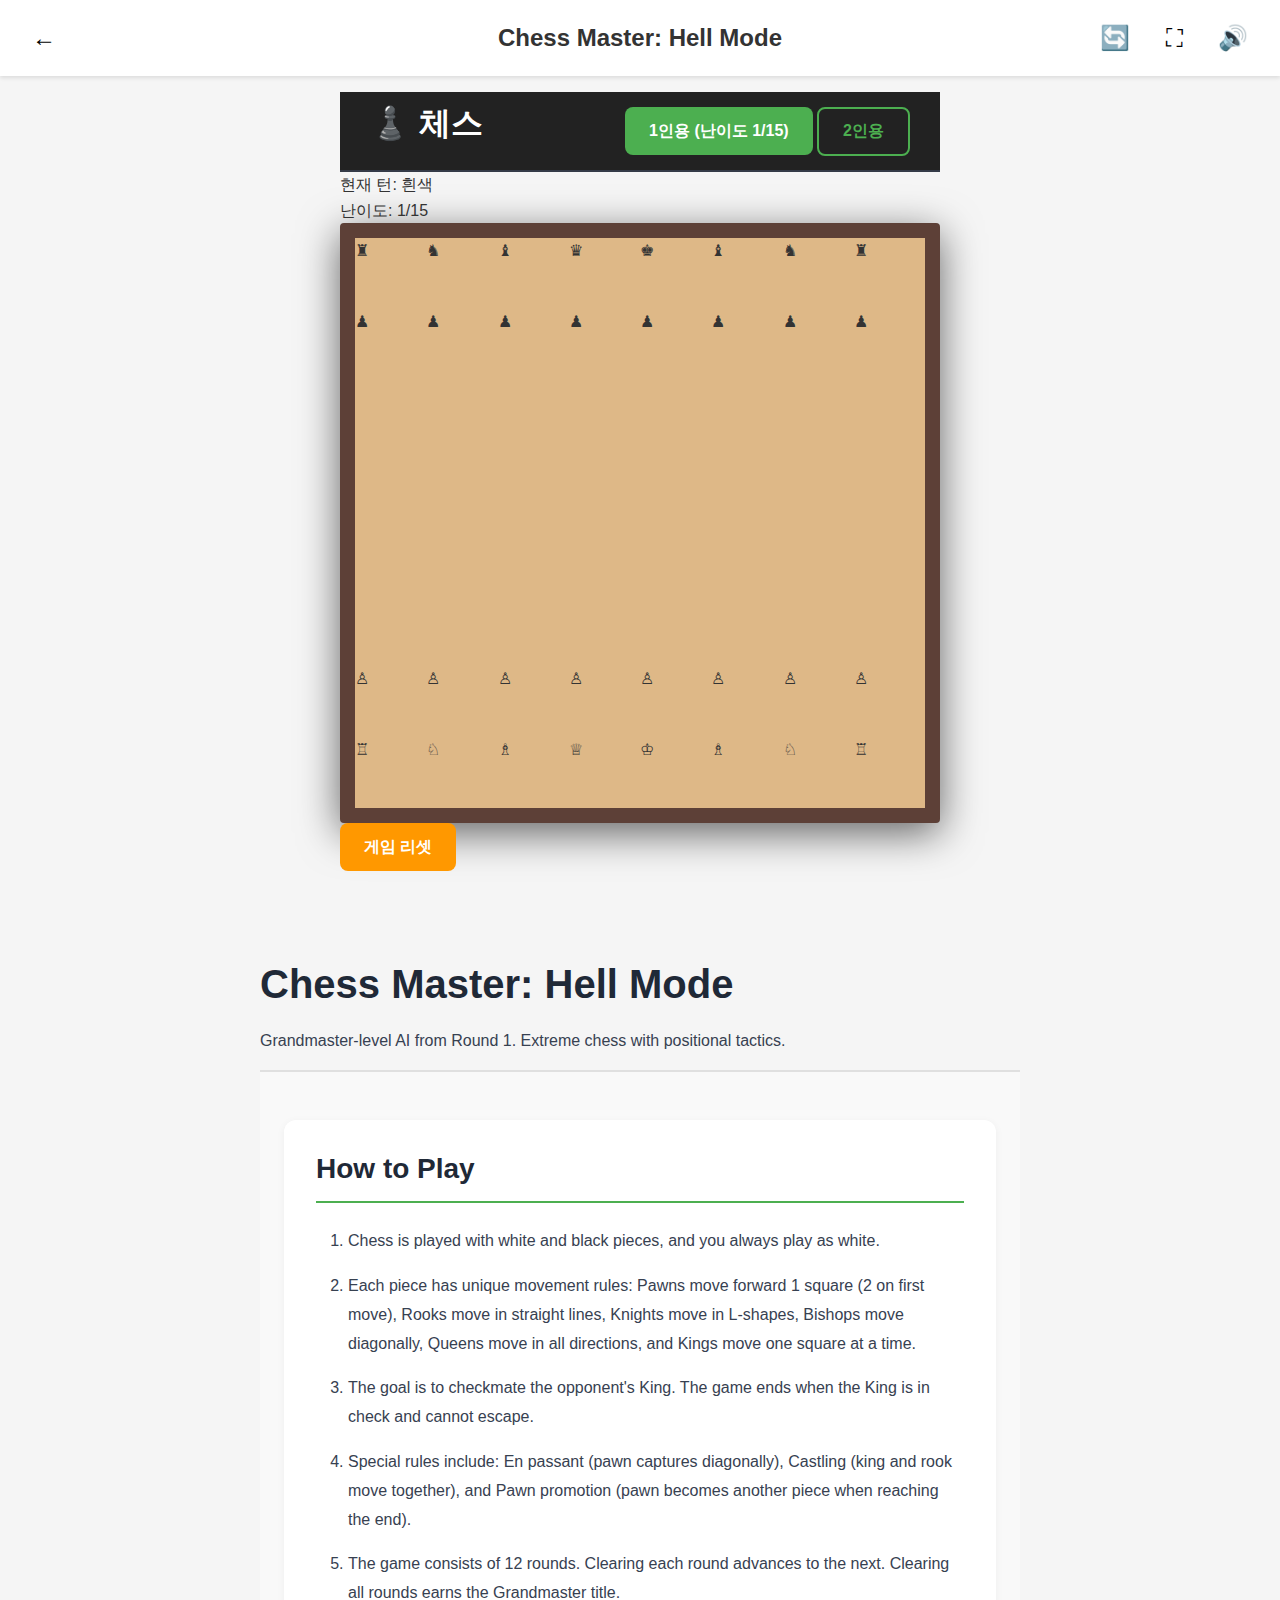
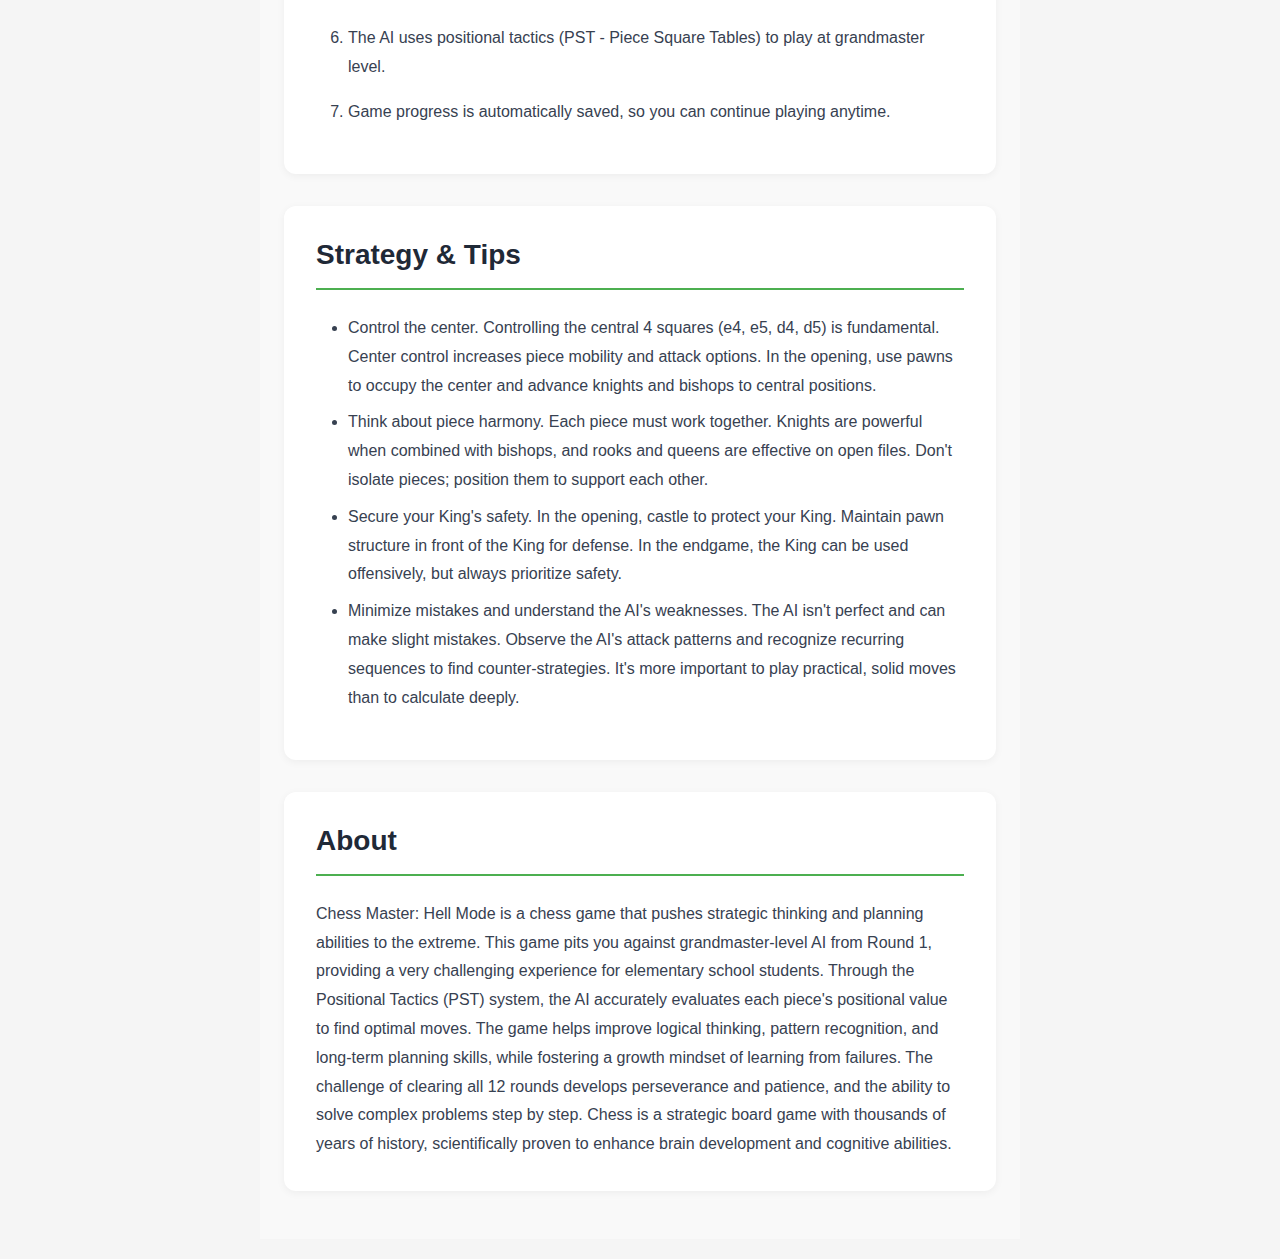
<file: pages/game/chess.html>
<!DOCTYPE html>
<html lang="ko">
<head>
  <meta charset="UTF-8">
  <meta name="viewport" content="width=device-width, initial-scale=1.0">
  <meta name="description" content="1라운드부터 그랜드마스터급 AI가 당신을 기다립니다. 위치 기반 전술이 추가된 극한의 체스.">
  <title>체스 마스터: 헬 모드 - 하이 플레이그라운드</title>
  
  <!-- Domain Security Check -->
  <script src="../../assets/js/security.js"></script>
  
  <!-- CSS -->
  <link rel="stylesheet" href="../../assets/css/base.css">
  <link rel="stylesheet" href="../../assets/css/theme.css">
  <link rel="stylesheet" href="../../assets/css/components.css">
  <link rel="stylesheet" href="../../shared/game-shell.css">
  
  <style>
    /* Game Description Section Styles (SEO optimized) */
    .game-description-section {
      background-color: #f9f9f9;
      padding: var(--spacing-2xl) 0;
      margin-top: 0;
      border-top: 2px solid var(--color-border);
    }
    
    .game-description-section .container {
      max-width: 900px;
      margin: 0 auto;
      padding: 0 var(--spacing-lg);
    }
    
    .description-block {
      background-color: #ffffff;
      padding: var(--spacing-xl);
      margin-bottom: var(--spacing-xl);
      border-radius: var(--radius-lg);
      box-shadow: 0 2px 8px rgba(0, 0, 0, 0.05);
    }
    
    .description-block:last-child {
      margin-bottom: 0;
    }
    
    .description-block h2 {
      font-size: 1.75rem;
      font-weight: 700;
      color: var(--color-text);
      margin: 0 0 var(--spacing-lg) 0;
      padding-bottom: var(--spacing-md);
      border-bottom: 2px solid var(--color-primary);
    }
    
    .description-block p {
      font-size: 1rem;
      line-height: 1.8;
      color: var(--color-text);
      margin: 0 0 var(--spacing-md) 0;
    }
    
    .description-block p:last-child {
      margin-bottom: 0;
    }
    
    .description-block ol,
    .description-block ul {
      font-size: 1rem;
      line-height: 1.8;
      color: var(--color-text);
      margin: 0 0 var(--spacing-md) 0;
      padding-left: var(--spacing-xl);
    }
    
    .description-block li {
      margin-bottom: var(--spacing-sm);
    }
    
    .description-block li:last-child {
      margin-bottom: 0;
    }
    
    .description-block ol li {
      margin-bottom: var(--spacing-md);
    }
    
    /* Responsive Design */
    @media (max-width: 768px) {
      .game-description-section {
        padding: var(--spacing-xl) 0;
      }
      
      .game-description-section .container {
        padding: 0 var(--spacing-md);
      }
      
      .description-block {
        padding: var(--spacing-lg);
        margin-bottom: var(--spacing-lg);
      }
      
      .description-block h2 {
        font-size: 1.5rem;
        margin-bottom: var(--spacing-md);
      }
      
      .description-block p,
      .description-block ol,
      .description-block ul {
        font-size: 0.95rem;
        line-height: 1.7;
      }
      
      .description-block ol,
      .description-block ul {
        padding-left: var(--spacing-lg);
      }
    }
    
    @media (max-width: 480px) {
      .description-block h2 {
        font-size: 1.25rem;
      }
      
      .description-block p,
      .description-block ol,
      .description-block ul {
        font-size: 0.9rem;
        line-height: 1.6;
      }
      
      .description-block ol,
      .description-block ul {
        padding-left: var(--spacing-md);
      }
    }
  </style>
  
    <link rel="canonical" href="https://hiplayground.com/pages/game/chess.html">
  
  <!-- Google AdSense -->
  <script async src="https://pagead2.googlesyndication.com/pagead/js/adsbygoogle.js?client=ca-pub-6695304116428787"
     crossorigin="anonymous"></script>
</head>
<body>
  <div id="game-area">
    <!-- Game Header -->
    <header id="game-header">
      <div class="game-header-left">
        <button id="btn-back" class="game-header-btn" data-i18n-title="play.back" title="뒤로">←</button>
      </div>
      <div class="game-header-center">
        <h1 id="game-title" data-i18n="common.loading">게임 로딩 중...</h1>
      </div>
      <div class="game-header-right">
        <button id="btn-reset" class="game-header-btn" data-i18n-title="play.reset" title="리셋">🔄</button>
        <button id="btn-fullscreen" class="game-header-btn" data-i18n-title="play.fullscreen" title="전체화면">⛶</button>
        <button id="btn-mute" class="game-header-btn" data-i18n-title="play.mute" title="음소거">🔊</button>
      </div>
    </header>

    <!-- Game Stats (optional, can be hidden if game doesn't use it) -->
    <div id="game-stats" style="display: none;">
      <div class="game-stat">
        <div class="game-stat-label" data-i18n="play.score">점수</div>
        <div class="game-stat-value" id="game-score">0</div>
      </div>
      <div class="game-stat">
        <div class="game-stat-label" data-i18n="play.level">레벨</div>
        <div class="game-stat-value" id="game-level">1</div>
      </div>
    </div>

    <!-- Game Container -->
    <div id="game-container">
      <div class="loading-container">
        <div class="spinner"></div>
        <p style="margin-top: var(--spacing-md);" data-i18n="common.loadingGame">게임을 불러오는 중...</p>
      </div>
    </div>
  </div>

  <!-- SEO Content Section (Static HTML) -->
  <article class="game-seo-content" style="margin-top: 40px; padding: 20px; max-width: 800px; margin-left: auto; margin-right: auto;">
    <h1>체스 마스터: 헬 모드</h1>
    <p>1라운드부터 그랜드마스터급 AI가 당신을 기다립니다. 위치 기반 전술이 추가된 극한의 체스.</p>
    
    <section class="game-description-section">
      <div class="container">
        <div class="description-block">
<h2>🕹️ 게임 방법</h2>
<ol>
<li>체스 게임은 흰색(백)과 검은색(흑) 말로 이루어져 있으며, 플레이어는 항상 흰색을 사용합니다.</li>
<li>각 말은 고유한 이동 규칙이 있습니다: 폰은 앞으로 1칸(처음에는 2칸 가능), 룩은 직선으로, 나이트는 L자형으로, 비숍은 대각선으로, 퀸은 모든 방향으로, 킹은 한 칸씩 이동합니다.</li>
<li>게임 목표는 상대방의 킹을 체크메이트(checkmate)하는 것입니다. 킹이 공격받고 있고 공격을 피할 수 없을 때 게임이 끝납니다.</li>
<li>특수 규칙: 앙파상(폰이 적 폰을 옆에서 잡음), 캐슬링(킹과 룩의 동시 이동), 폰 프로모션(폰이 끝까지 가면 다른 말로 변환)이 있습니다.</li>
<li>게임은 12라운드로 구성되어 있으며, 각 라운드를 클리어하면 다음 라운드로 진행합니다. 모든 라운드를 클리어하면 그랜드마스터 타이틀을 획득합니다.</li>
<li>AI는 위치 기반 전술(PST - Piece Square Tables)을 사용하여 그랜드마스터급 수준의 플레이를 합니다.</li>
<li>게임 진행 상황은 자동으로 저장되므로 언제든지 이어서 플레이할 수 있습니다.</li>
</ol>
</div>
<div class="description-block">
<h2>🏆 공략 팁 &amp; 전략</h2>
<ul>
<li>중앙 제어가 핵심입니다. 중앙 4칸(e4, e5, d4, d5)을 제어하는 것이 게임의 기반이 됩니다. 중앙을 제어하면 말들의 기동성이 높아지고 공격 옵션이 증가합니다. 초반에는 폰을 이용해 중앙을 점령하고 나이트와 비숍을 중앙으로 진출시키는 것이 중요합니다.</li>
<li>말의 조화를 생각하세요. 각 말은 서로 협력해야 합니다. 나이트는 비숍과 함께 사용하면 강력하며, 룩과 퀸은 오픈 파일(열)에서 위력을 발휘합니다. 말들을 고립시키지 말고 상호 지원하도록 배치하는 것이 좋습니다.</li>
<li>안전한 킹 위치를 확보하세요. 초반에는 캐슬링을 통해 킹을 안전하게 보호해야 합니다. 또한 킹 앞의 폰 구조를 유지하여 킹을 방어하는 것이 중요합니다. 후반에는 킹도 공격에 활용할 수 있지만, 항상 안전을 최우선으로 생각하세요.</li>
<li>실수를 최소화하고 AI의 약점을 파악하세요. AI도 완벽하지 않으므로 약간의 실수를 할 수 있습니다. AI의 공격 패턴을 관찰하고 반복되는 수순을 파악하면 대응 방법을 찾을 수 있습니다. 또한 시간을 들여 수를 깊이 계산하는 것보다 실용적이고 안정적인 수를 두는 것이 중요합니다.</li>
</ul>
</div>
<div class="description-block">
<h2>ℹ️ 게임 소개</h2>
<p>체스 마스터: 헬 모드는 전략적 사고력과 계획 수립 능력을 극한까지 끌어올리는 체스 게임입니다. 이 게임은 1라운드부터 그랜드마스터급 AI와 대전하게 되어 있어 초등학생들에게는 매우 도전적인 경험을 제공합니다. 위치 기반 전술(PST) 시스템을 통해 AI는 각 말의 위치 가치를 정확히 평가하여 최적의 수를 찾아냅니다. 게임을 통해 논리적 사고, 패턴 인식, 장기 계획 수립 능력을 향상시킬 수 있으며, 실패를 통해 학습하고 개선하는 성장 마인드셋을 기를 수 있습니다. 12라운드를 모두 클리어하는 도전을 통해 끈기와 인내력을 기르고, 복잡한 문제를 단계적으로 해결하는 능력을 발전시킬 수 있습니다. 체스는 수천 년의 역사를 가진 전략 보드 게임으로, 두뇌 발달과 인지 능력 향상에 과학적으로 입증된 효과가 있습니다.</p>
</div>
      </div>
    </section>
  </article>

  <!-- Game Description Section (SEO optimized) -->
  <section id="game-description-section" class="game-description-section" style="display: none;">
    <div class="container">
      <div id="game-description-content"></div>
    </div>
  </section>

  <!-- JavaScript -->
  <script src="../../assets/js/storage.js"></script>
  <script src="../../assets/js/i18n.js"></script>
  <script src="../../assets/js/language-selector.js"></script>
  <script src="../../assets/js/analytics.js"></script>
  <script src="../../assets/js/router.js"></script>
  <script src="../../assets/js/app.js"></script>
  <script src="../../assets/js/game-descriptions.js"></script>
  <script src="../../shared/game-shell.js"></script>
  
  <script>
    /**
     * Load and render game description for SEO
     */
    function loadGameDescription(gameId) {
      try {
        // Wait for I18n to be ready
        if (typeof I18n === 'undefined') {
          console.warn('I18n not loaded yet');
          setTimeout(() => loadGameDescription(gameId), 500);
          return;
        }
        
        // Get description data from I18n system (falls back to GameDescriptions)
        const descriptionData = I18n.getGameDescriptionData(gameId);
        
        if (!descriptionData) {
          // If no specific description, use default from game data
          const game = App.getGameById(gameId);
          if (game) {
            renderDefaultDescription(game);
          }
          return;
        }
        
        const section = document.getElementById('game-description-section');
        const content = document.getElementById('game-description-content');
        
        if (!section || !content) return;
        
        let html = '';
        
        // How to Play section
        if (descriptionData.howToPlay && descriptionData.howToPlay.title) {
          html += '<div class="description-block">';
          html += `<h2>${descriptionData.howToPlay.title}</h2>`;
          if (descriptionData.howToPlay.steps && descriptionData.howToPlay.steps.length > 0) {
            html += '<ol>';
            descriptionData.howToPlay.steps.forEach(step => {
              html += `<li>${step}</li>`;
            });
            html += '</ol>';
          }
          html += '</div>';
        }
        
        // Strategy section
        if (descriptionData.strategy && descriptionData.strategy.title) {
          html += '<div class="description-block">';
          html += `<h2>${descriptionData.strategy.title}</h2>`;
          if (descriptionData.strategy.tips && descriptionData.strategy.tips.length > 0) {
            html += '<ul>';
            descriptionData.strategy.tips.forEach(tip => {
              html += `<li>${tip}</li>`;
            });
            html += '</ul>';
          }
          html += '</div>';
        }
        
        // About section
        if (descriptionData.about && descriptionData.about.title) {
          html += '<div class="description-block">';
          html += `<h2>${descriptionData.about.title}</h2>`;
          if (descriptionData.about.description) {
            html += `<p>${descriptionData.about.description}</p>`;
          }
          html += '</div>';
        }
        
        content.innerHTML = html;
        section.style.display = 'block';
      } catch (error) {
        console.error('Error loading game description:', error);
      }
    }
    
    /**
     * Render default description if specific one doesn't exist
     */
    function renderDefaultDescription(game) {
      const section = document.getElementById('game-description-section');
      const content = document.getElementById('game-description-content');
      
      if (!section || !content) return;
      
      let html = '';
      html += '<div class="description-block">';
      html += '<h2>게임 방법 (How to Play)</h2>';
      html += `<p>${game.description}</p>`;
      html += '<p>게임을 시작하여 즐기세요. 상세한 게임 방법은 게임 내에서 안내됩니다.</p>';
      html += '</div>';
      
      html += '<div class="description-block">';
      html += '<h2>게임 소개 (About)</h2>';
      html += `<p>${game.title}은(는) ${game.category} 카테고리의 게임으로, 재미있고 교육적인 경험을 제공합니다. 게임을 통해 두뇌 회전과 재미를 동시에 느낄 수 있으며, 다양한 능력을 향상시킬 수 있습니다.</p>`;
      html += '</div>';
      
      content.innerHTML = html;
      section.style.display = 'block';
    }
    
    // Page-specific script
    (async function() {
      await App.init();
      
      // Use game ID directly (static file)
      const gameId = 'chess';
      
      // Verify game exists
      const game = App.getGameById(gameId);
      if (!game) {
        alert('게임을 찾을 수 없습니다.');
        window.location.href = '../../index.html';
        return;
      }
      
      // Initialize game shell
      await GameShell.init(gameId);
      
      // Load and display game description (after game is loaded)
      loadGameDescription(gameId);
      
      // Reload description when language changes
      document.addEventListener('i18n:loaded', () => {
        loadGameDescription(gameId);
        // Also update game title in header
        if (typeof GameShell !== 'undefined' && GameShell.gameId) {
          const title = document.getElementById('game-title');
          if (title && typeof I18n !== 'undefined') {
            // Get manifest to update title
            GameShell.loadManifest(gameId).then(manifest => {
              if (manifest) {
                title.textContent = I18n.getGameTitle(gameId, manifest);
              }
            });
          }
        }
      });
      
      // Track page view
      Analytics.trackPageView(`play:${gameId}`);
    })();
  </script></body>
</html>
</file>
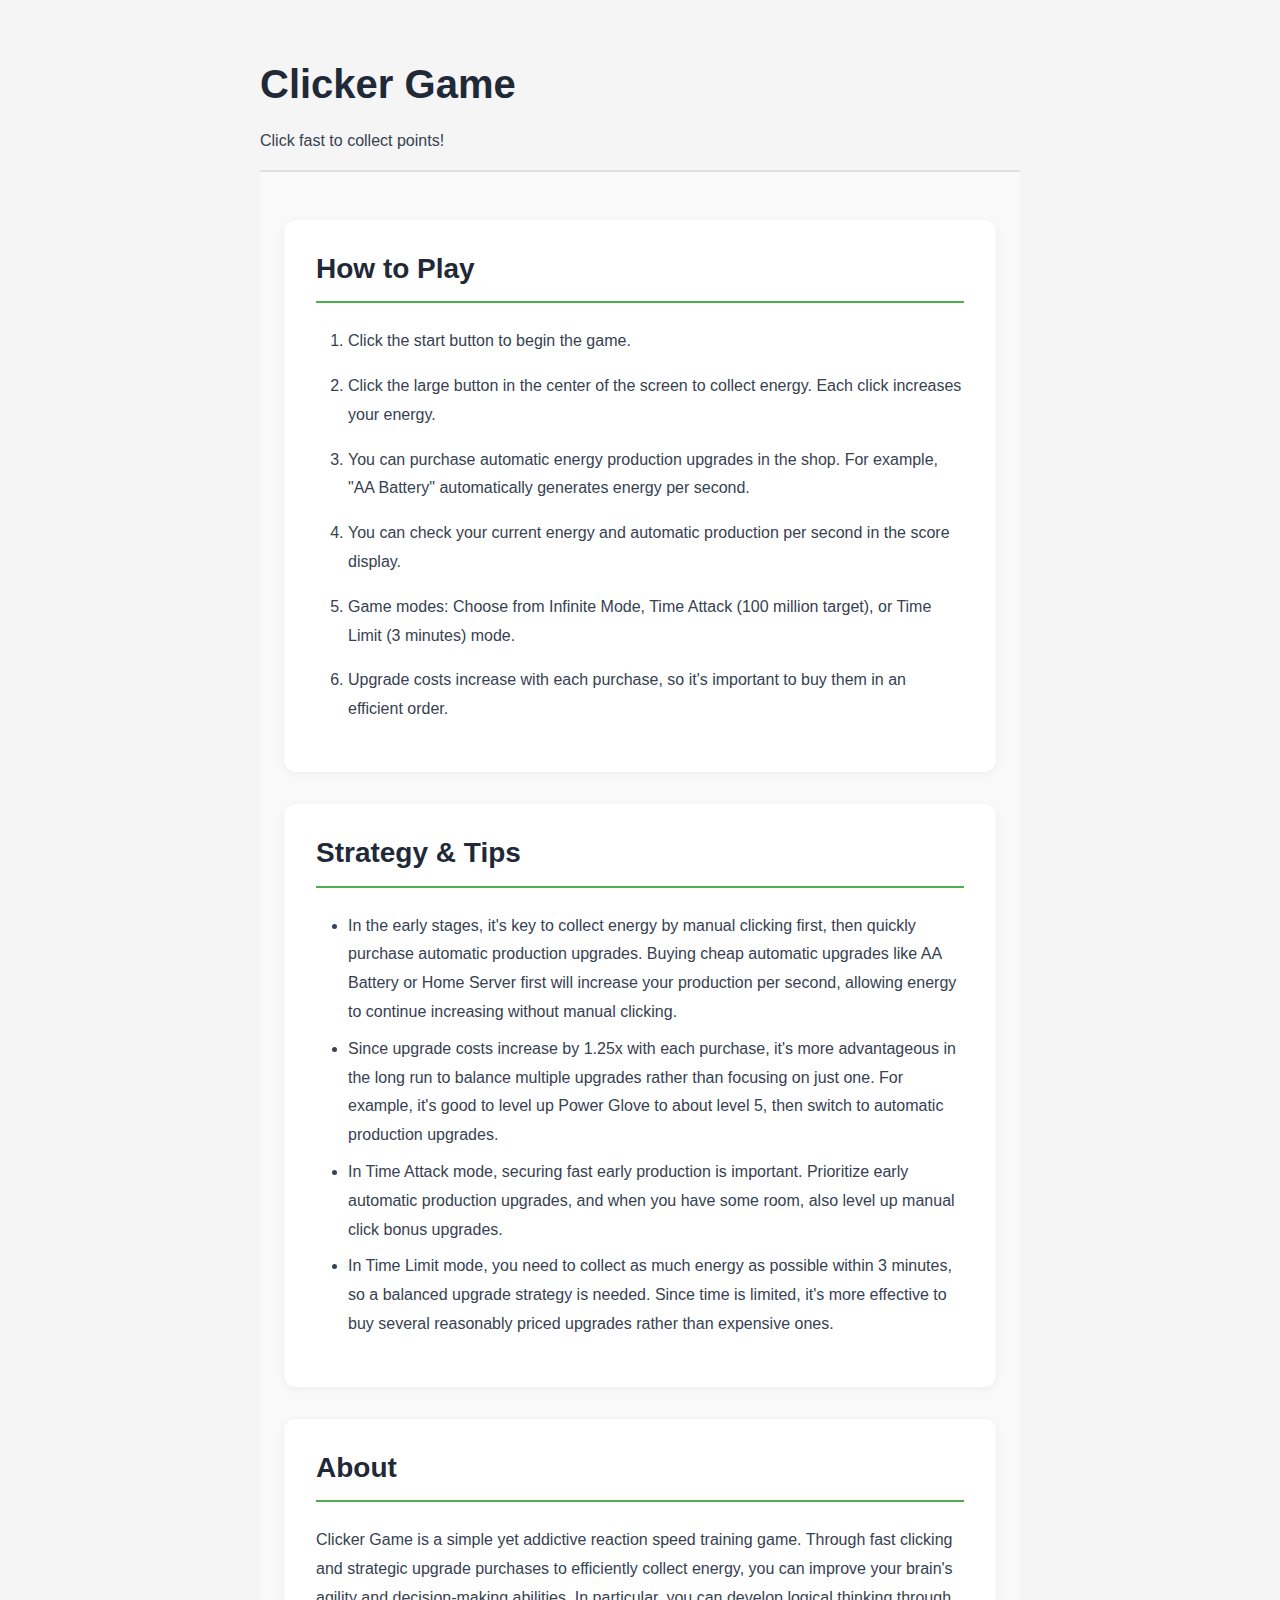
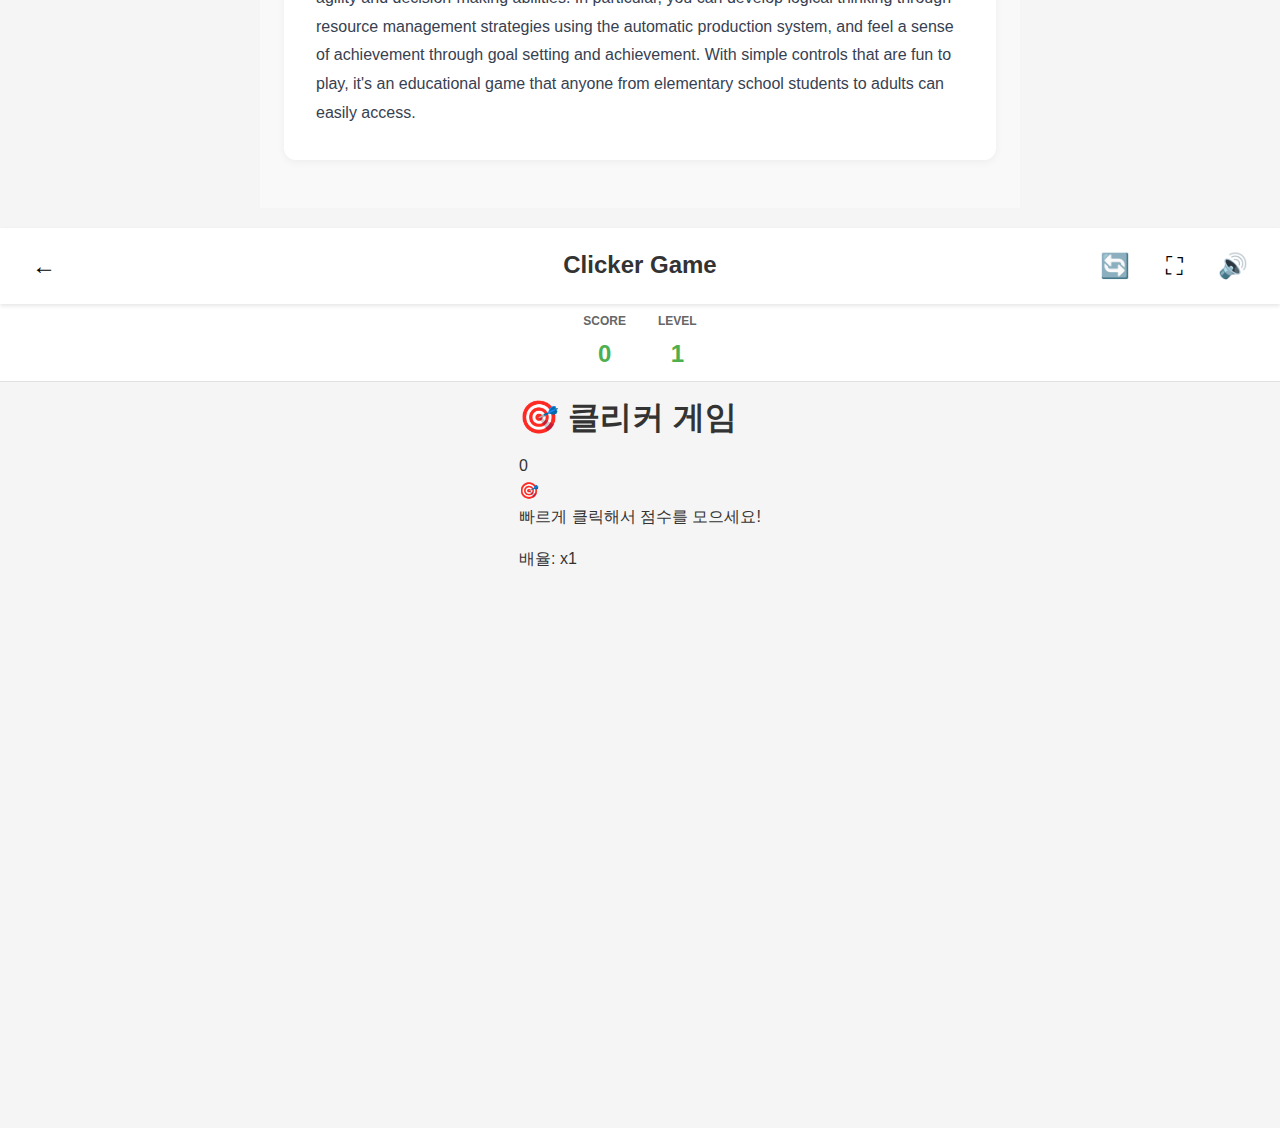
<file: pages/game/clicker.html>
<!DOCTYPE html>
<html lang="ko">
<head>
  <meta charset="UTF-8">
  <meta name="viewport" content="width=device-width, initial-scale=1.0">
  <meta name="description" content="빠르게 클릭해서 점수를 모아보세요!">
  <title>클리커 게임 - 하이 플레이그라운드</title>
  
  <!-- CSS -->
  <link rel="stylesheet" href="../../assets/css/base.css">
  <link rel="stylesheet" href="../../assets/css/theme.css">
  <link rel="stylesheet" href="../../assets/css/components.css">
  <link rel="stylesheet" href="../../shared/game-shell.css">
  
  <style>
    /* Game Description Section Styles (SEO optimized) */
    .game-description-section {
      background-color: #f9f9f9;
      padding: var(--spacing-2xl) 0;
      margin-top: 0;
      border-top: 2px solid var(--color-border);
    }
    
    .game-description-section .container {
      max-width: 900px;
      margin: 0 auto;
      padding: 0 var(--spacing-lg);
    }
    
    .description-block {
      background-color: #ffffff;
      padding: var(--spacing-xl);
      margin-bottom: var(--spacing-xl);
      border-radius: var(--radius-lg);
      box-shadow: 0 2px 8px rgba(0, 0, 0, 0.05);
    }
    
    .description-block:last-child {
      margin-bottom: 0;
    }
    
    .description-block h2 {
      font-size: 1.75rem;
      font-weight: 700;
      color: var(--color-text);
      margin: 0 0 var(--spacing-lg) 0;
      padding-bottom: var(--spacing-md);
      border-bottom: 2px solid var(--color-primary);
    }
    
    .description-block p {
      font-size: 1rem;
      line-height: 1.8;
      color: var(--color-text);
      margin: 0 0 var(--spacing-md) 0;
    }
    
    .description-block p:last-child {
      margin-bottom: 0;
    }
    
    .description-block ol,
    .description-block ul {
      font-size: 1rem;
      line-height: 1.8;
      color: var(--color-text);
      margin: 0 0 var(--spacing-md) 0;
      padding-left: var(--spacing-xl);
    }
    
    .description-block li {
      margin-bottom: var(--spacing-sm);
    }
    
    .description-block li:last-child {
      margin-bottom: 0;
    }
    
    .description-block ol li {
      margin-bottom: var(--spacing-md);
    }
    
    /* Responsive Design */
    @media (max-width: 768px) {
      .game-description-section {
        padding: var(--spacing-xl) 0;
      }
      
      .game-description-section .container {
        padding: 0 var(--spacing-md);
      }
      
      .description-block {
        padding: var(--spacing-lg);
        margin-bottom: var(--spacing-lg);
      }
      
      .description-block h2 {
        font-size: 1.5rem;
        margin-bottom: var(--spacing-md);
      }
      
      .description-block p,
      .description-block ol,
      .description-block ul {
        font-size: 0.95rem;
        line-height: 1.7;
      }
      
      .description-block ol,
      .description-block ul {
        padding-left: var(--spacing-lg);
      }
    }
    
    @media (max-width: 480px) {
      .description-block h2 {
        font-size: 1.25rem;
      }
      
      .description-block p,
      .description-block ol,
      .description-block ul {
        font-size: 0.9rem;
        line-height: 1.6;
      }
      
      .description-block ol,
      .description-block ul {
        padding-left: var(--spacing-md);
      }
    }
  </style>
  
    <link rel="canonical" href="https://hiplayground.com/pages/game/clicker.html">
  
  <!-- Google AdSense -->
  <script async src="https://pagead2.googlesyndication.com/pagead/js/adsbygoogle.js?client=ca-pub-6695304116428787"
     crossorigin="anonymous"></script>
</head>
<body>

  <article class="game-seo-content" style="margin-top: 40px; padding: 20px; max-width: 800px; margin-left: auto; margin-right: auto;">
    <h1>클리커 게임</h1>
    <p>빠르게 클릭해서 점수를 모아보세요!</p>
    
    <section class="game-description-section">
      <div class="container">
        <div class="description-block">
<h2>🕹️ 게임 방법</h2>
<ol>
<li>시작 버튼을 클릭하여 게임을 시작합니다.</li>
<li>화면 중앙의 큰 버튼을 클릭하여 에너지를 모읍니다. 클릭할 때마다 에너지가 증가합니다.</li>
<li>상점에서 자동 에너지 생산 업그레이드를 구매할 수 있습니다. 예를 들어 &quot;AA 건전지&quot;는 초당 자동으로 에너지를 생성합니다.</li>
<li>점수 표시창에서 현재 보유한 에너지와 초당 자동 생성량을 확인할 수 있습니다.</li>
<li>게임 모드: 무한 모드, 타임 어택(1억 목표), 제한 시간(3분) 모드 중 선택할 수 있습니다.</li>
<li>업그레이드는 구매할수록 비용이 증가하므로, 효율적인 순서로 구매하는 것이 중요합니다.</li>
</ol>
</div>
<div class="description-block">
<h2>🏆 공략 팁 &amp; 전략</h2>
<ul>
<li>초반에는 수동 클릭으로 에너지를 모은 후, 빠르게 자동 생산 업그레이드를 구매하는 것이 핵심입니다. AA 건전지나 홈 서버 같은 저렴한 자동 업그레이드를 먼저 구매하면 초당 생산량이 증가하여 수동 클릭 없이도 에너지가 계속 증가합니다.</li>
<li>업그레이드 비용은 구매할 때마다 1.25배씩 증가하므로, 한 가지 업그레이드에만 집중하기보다는 여러 업그레이드를 균형있게 구매하는 것이 장기적으로 더 유리합니다. 예를 들어 파워 글러브를 5레벨 정도 올린 후 자동 생산 업그레이드로 전환하는 것이 좋습니다.</li>
<li>타임 어택 모드에서는 빠른 초반 생산량 확보가 중요합니다. 초반 자동 생산 업그레이드를 우선적으로 구매하고, 어느 정도 여유가 생기면 수동 클릭 보너스 업그레이드도 함께 올려주세요.</li>
<li>제한 시간 모드에서는 3분 안에 최대한 많은 에너지를 모아야 하므로, 균형잡힌 업그레이드 전략이 필요합니다. 시간이 부족하므로 비싼 업그레이드보다는 합리적인 가격대의 업그레이드를 여러 개 구매하는 것이 효과적입니다.</li>
</ul>
</div>
<div class="description-block">
<h2>ℹ️ 게임 소개</h2>
<p>클리커 게임은 단순하면서도 중독성 있는 반응속도 훈련 게임입니다. 빠른 클릭과 전략적인 업그레이드 구매를 통해 에너지를 효율적으로 모으는 과정에서 두뇌의 순발력과 의사결정 능력을 향상시킬 수 있습니다. 특히 자동 생산 시스템을 활용한 자원 관리 전략을 통해 논리적 사고력을 기를 수 있으며, 목표 설정과 달성을 통한 성취감을 느낄 수 있습니다. 간단한 조작으로도 재미있게 즐길 수 있어 초등학생부터 성인까지 누구나 쉽게 접근할 수 있는 교육적 가치가 있는 게임입니다.</p>
</div>
      </div>
    </section>
  </article>

  <section id="game-description-section" class="game-description-section" style="display: none;">
    <div class="container">
      <div id="game-description-content"></div>
    </div>
  </section>

  <div id="game-area">
    <!-- Game Header -->
    <header id="game-header">
      <div class="game-header-left">
        <button id="btn-back" class="game-header-btn" data-i18n-title="play.back" title="뒤로">←</button>
      </div>
      <div class="game-header-center">
        <h1 id="game-title" data-i18n="common.loading">게임 로딩 중...</h1>
      </div>
      <div class="game-header-right">
        <button id="btn-reset" class="game-header-btn" data-i18n-title="play.reset" title="리셋">🔄</button>
        <button id="btn-fullscreen" class="game-header-btn" data-i18n-title="play.fullscreen" title="전체화면">⛶</button>
        <button id="btn-mute" class="game-header-btn" data-i18n-title="play.mute" title="음소거">🔊</button>
      </div>
    </header>

    <!-- Game Stats (optional, can be hidden if game doesn't use it) -->
    <div id="game-stats" style="display: none;">
      <div class="game-stat">
        <div class="game-stat-label" data-i18n="play.score">점수</div>
        <div class="game-stat-value" id="game-score">0</div>
      </div>
      <div class="game-stat">
        <div class="game-stat-label" data-i18n="play.level">레벨</div>
        <div class="game-stat-value" id="game-level">1</div>
      </div>
    </div>

    <!-- Game Container -->
    <div id="game-container">
      <div class="loading-container">
        <div class="spinner"></div>
        <p style="margin-top: var(--spacing-md);" data-i18n="common.loadingGame">게임을 불러오는 중...</p>
      </div>
    </div>
  </div>

  <!-- SEO Content Section (Static HTML) -->
  <!-- Game Description Section (SEO optimized) -->
  <!-- JavaScript -->
  <script src="../../assets/js/storage.js"></script>
  <script src="../../assets/js/i18n.js"></script>
  <script src="../../assets/js/language-selector.js"></script>
  <script src="../../assets/js/analytics.js"></script>
  <script src="../../assets/js/router.js"></script>
  <script src="../../assets/js/app.js"></script>
  <script src="../../assets/js/game-descriptions.js"></script>
  <script src="../../shared/game-shell.js"></script>
  
  <script>
    /**
     * Load and render game description for SEO
     */
    function loadGameDescription(gameId) {
      try {
        // Wait for I18n to be ready
        if (typeof I18n === 'undefined') {
          console.warn('I18n not loaded yet');
          setTimeout(() => loadGameDescription(gameId), 500);
          return;
        }
        
        // Get description data from I18n system (falls back to GameDescriptions)
        const descriptionData = I18n.getGameDescriptionData(gameId);
        
        if (!descriptionData) {
          // If no specific description, use default from game data
          const game = App.getGameById(gameId);
          if (game) {
            renderDefaultDescription(game);
          }
          return;
        }
        
        const section = document.getElementById('game-description-section');
        const content = document.getElementById('game-description-content');
        
        if (!section || !content) return;
        
        let html = '';
        
        // How to Play section
        if (descriptionData.howToPlay && descriptionData.howToPlay.title) {
          html += '<div class="description-block">';
          html += `<h2>${descriptionData.howToPlay.title}</h2>`;
          if (descriptionData.howToPlay.steps && descriptionData.howToPlay.steps.length > 0) {
            html += '<ol>';
            descriptionData.howToPlay.steps.forEach(step => {
              html += `<li>${step}</li>`;
            });
            html += '</ol>';
          }
          html += '</div>';
        }
        
        // Strategy section
        if (descriptionData.strategy && descriptionData.strategy.title) {
          html += '<div class="description-block">';
          html += `<h2>${descriptionData.strategy.title}</h2>`;
          if (descriptionData.strategy.tips && descriptionData.strategy.tips.length > 0) {
            html += '<ul>';
            descriptionData.strategy.tips.forEach(tip => {
              html += `<li>${tip}</li>`;
            });
            html += '</ul>';
          }
          html += '</div>';
        }
        
        // About section
        if (descriptionData.about && descriptionData.about.title) {
          html += '<div class="description-block">';
          html += `<h2>${descriptionData.about.title}</h2>`;
          if (descriptionData.about.description) {
            html += `<p>${descriptionData.about.description}</p>`;
          }
          html += '</div>';
        }
        
        content.innerHTML = html;
        section.style.display = 'block';
      } catch (error) {
        console.error('Error loading game description:', error);
      }
    }
    
    /**
     * Render default description if specific one doesn't exist
     */
    function renderDefaultDescription(game) {
      const section = document.getElementById('game-description-section');
      const content = document.getElementById('game-description-content');
      
      if (!section || !content) return;
      
      let html = '';
      html += '<div class="description-block">';
      html += '<h2>게임 방법 (How to Play)</h2>';
      html += `<p>${game.description}</p>`;
      html += '<p>게임을 시작하여 즐기세요. 상세한 게임 방법은 게임 내에서 안내됩니다.</p>';
      html += '</div>';
      
      html += '<div class="description-block">';
      html += '<h2>게임 소개 (About)</h2>';
      html += `<p>${game.title}은(는) ${game.category} 카테고리의 게임으로, 재미있고 교육적인 경험을 제공합니다. 게임을 통해 두뇌 회전과 재미를 동시에 느낄 수 있으며, 다양한 능력을 향상시킬 수 있습니다.</p>`;
      html += '</div>';
      
      content.innerHTML = html;
      section.style.display = 'block';
    }
    
    // Page-specific script
    (async function() {
      await App.init();
      
      // Use game ID directly (static file)
      const gameId = 'clicker';
      
      // Verify game exists
      const game = App.getGameById(gameId);
      if (!game) {
        alert('게임을 찾을 수 없습니다.');
        window.location.href = '../../index.html';
        return;
      }
      
      // Initialize game shell
      await GameShell.init(gameId);
      
      // Load and display game description (after game is loaded)
      loadGameDescription(gameId);
      
      // Reload description when language changes
      document.addEventListener('i18n:loaded', () => {
        loadGameDescription(gameId);
        // Also update game title in header
        if (typeof GameShell !== 'undefined' && GameShell.gameId) {
          const title = document.getElementById('game-title');
          if (title && typeof I18n !== 'undefined') {
            // Get manifest to update title
            GameShell.loadManifest(gameId).then(manifest => {
              if (manifest) {
                title.textContent = I18n.getGameTitle(gameId, manifest);
              }
            });
          }
        }
      });
      
      // Track page view
      Analytics.trackPageView(`play:${gameId}`);
    })();
  </script></body>
</html>
</file>
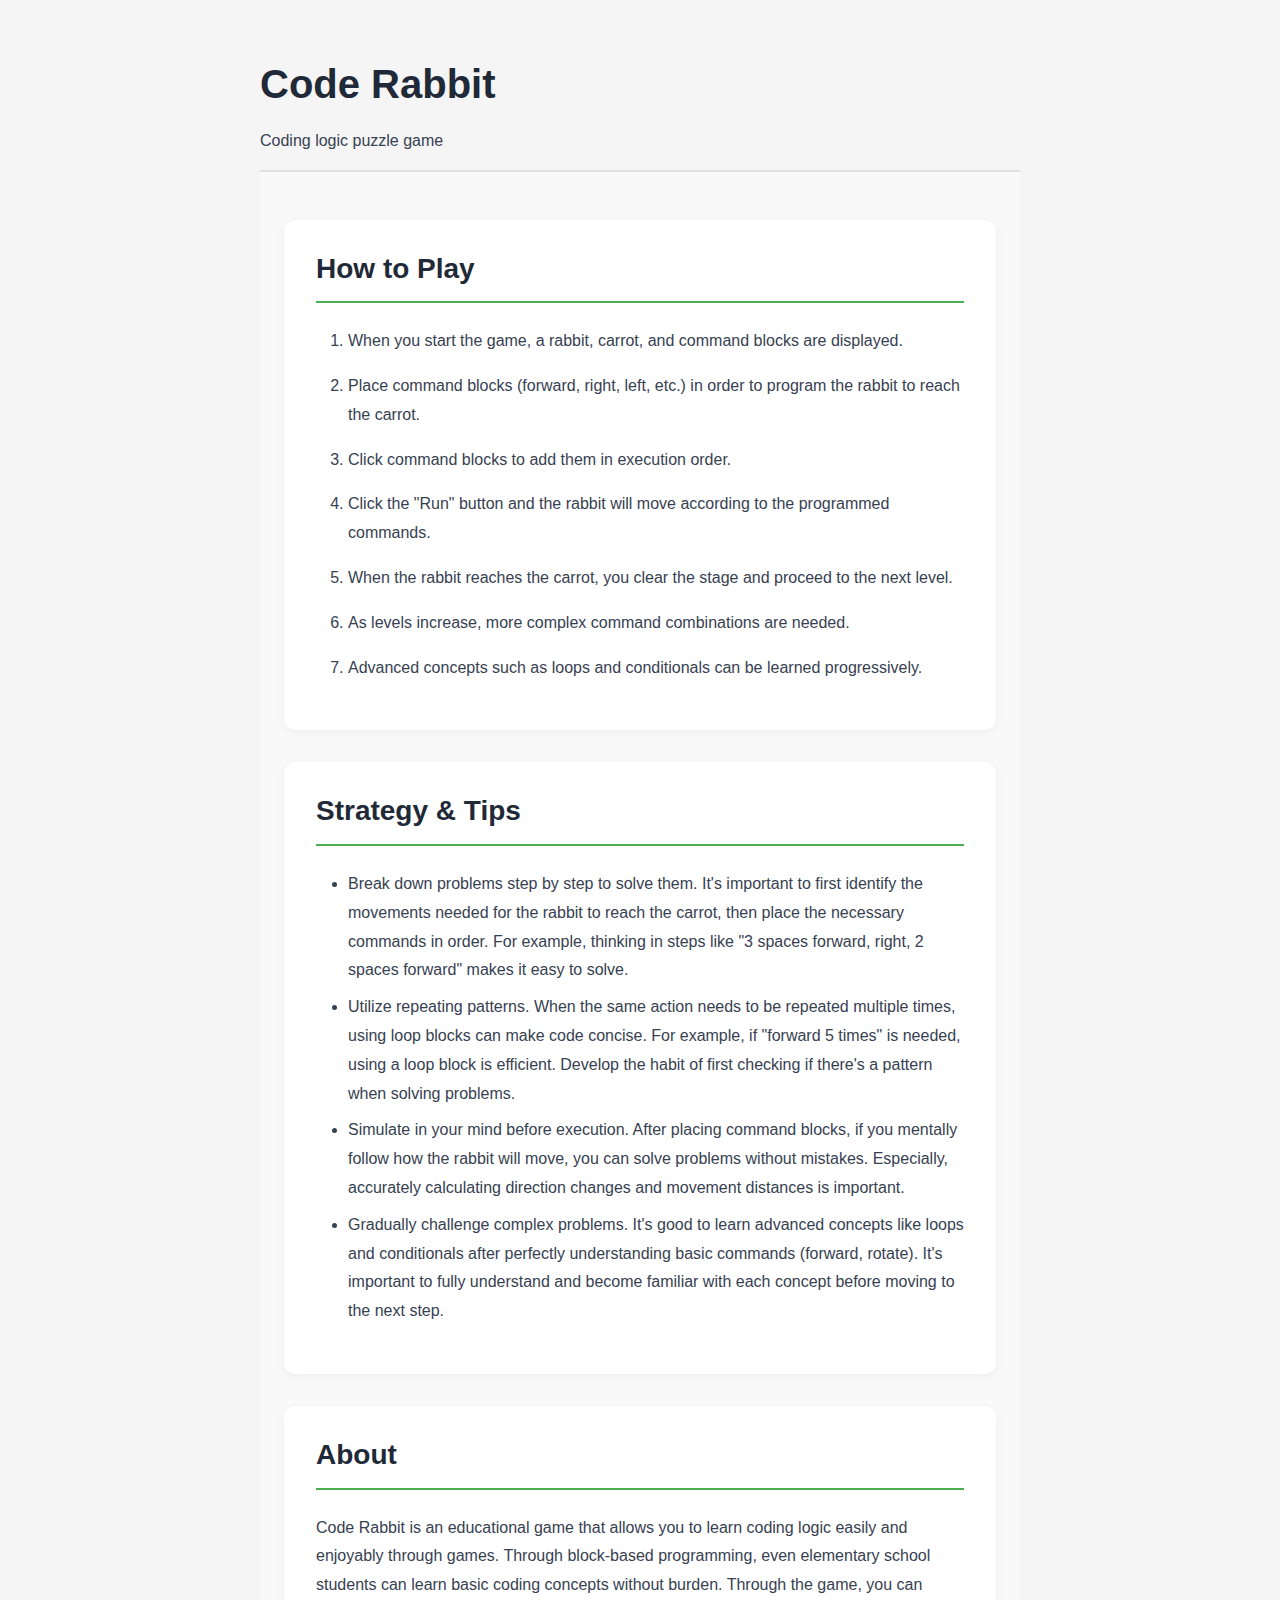
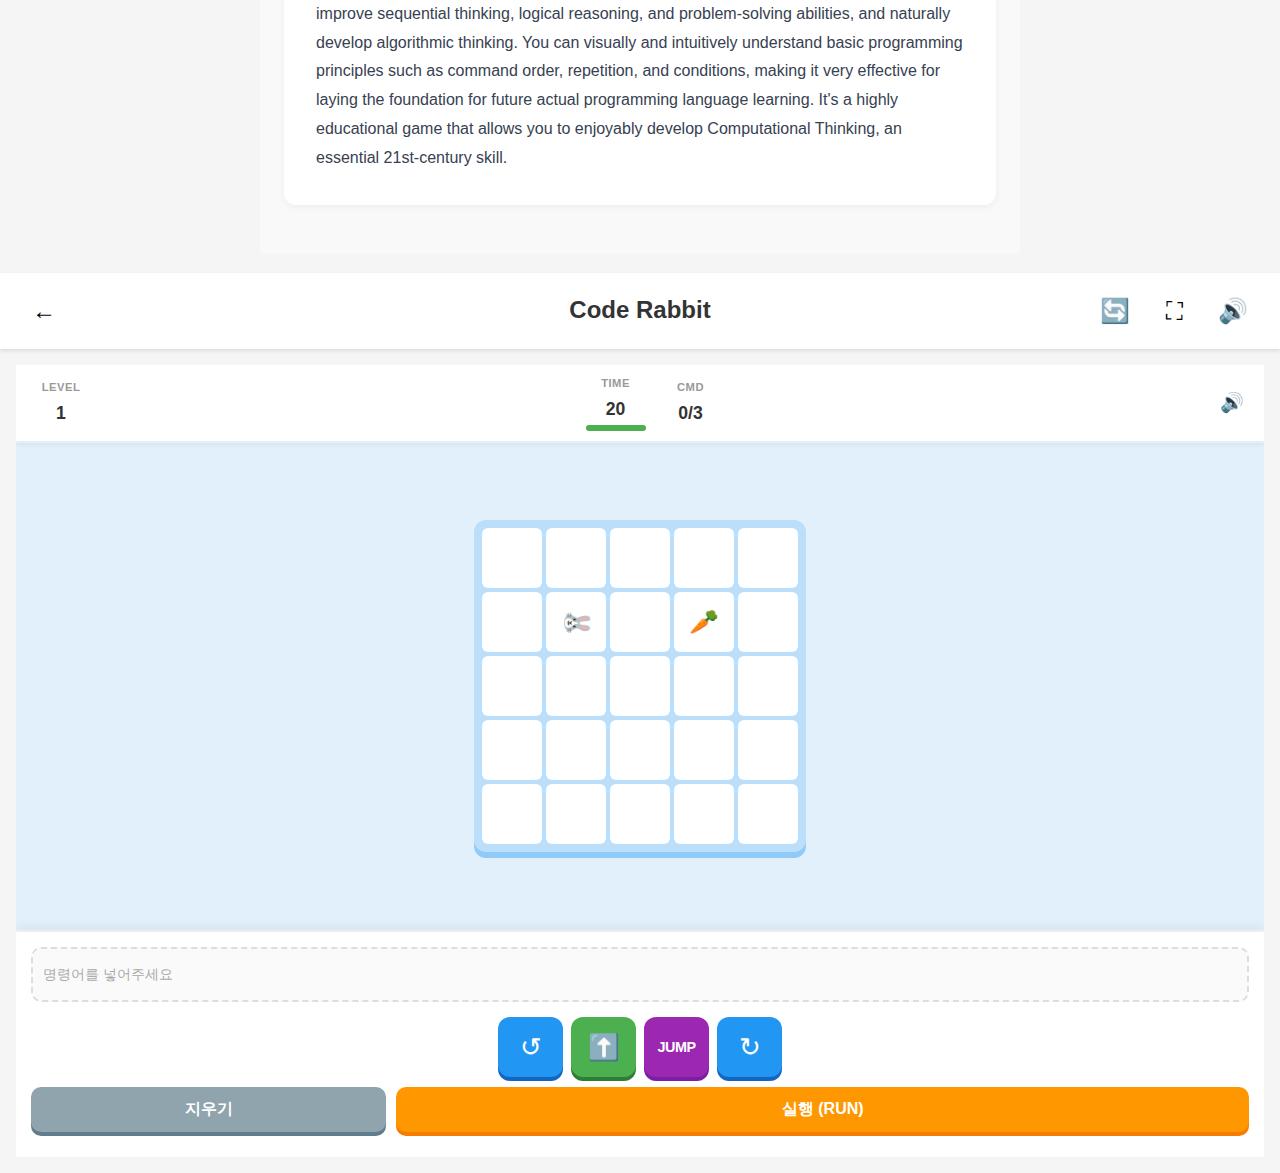
<file: pages/game/code-rabbit.html>
<!DOCTYPE html>
<html lang="ko">
<head>
  <meta charset="UTF-8">
  <meta name="viewport" content="width=device-width, initial-scale=1.0">
  <meta name="description" content="토끼가 당근을 먹게 도와주세요! (코딩 퍼즐)">
  <title>코드 래빗 - 하이 플레이그라운드</title>
  
  <!-- CSS -->
  <link rel="stylesheet" href="../../assets/css/base.css">
  <link rel="stylesheet" href="../../assets/css/theme.css">
  <link rel="stylesheet" href="../../assets/css/components.css">
  <link rel="stylesheet" href="../../shared/game-shell.css">
  
  <style>
    /* Game Description Section Styles (SEO optimized) */
    .game-description-section {
      background-color: #f9f9f9;
      padding: var(--spacing-2xl) 0;
      margin-top: 0;
      border-top: 2px solid var(--color-border);
    }
    
    .game-description-section .container {
      max-width: 900px;
      margin: 0 auto;
      padding: 0 var(--spacing-lg);
    }
    
    .description-block {
      background-color: #ffffff;
      padding: var(--spacing-xl);
      margin-bottom: var(--spacing-xl);
      border-radius: var(--radius-lg);
      box-shadow: 0 2px 8px rgba(0, 0, 0, 0.05);
    }
    
    .description-block:last-child {
      margin-bottom: 0;
    }
    
    .description-block h2 {
      font-size: 1.75rem;
      font-weight: 700;
      color: var(--color-text);
      margin: 0 0 var(--spacing-lg) 0;
      padding-bottom: var(--spacing-md);
      border-bottom: 2px solid var(--color-primary);
    }
    
    .description-block p {
      font-size: 1rem;
      line-height: 1.8;
      color: var(--color-text);
      margin: 0 0 var(--spacing-md) 0;
    }
    
    .description-block p:last-child {
      margin-bottom: 0;
    }
    
    .description-block ol,
    .description-block ul {
      font-size: 1rem;
      line-height: 1.8;
      color: var(--color-text);
      margin: 0 0 var(--spacing-md) 0;
      padding-left: var(--spacing-xl);
    }
    
    .description-block li {
      margin-bottom: var(--spacing-sm);
    }
    
    .description-block li:last-child {
      margin-bottom: 0;
    }
    
    .description-block ol li {
      margin-bottom: var(--spacing-md);
    }
    
    /* Responsive Design */
    @media (max-width: 768px) {
      .game-description-section {
        padding: var(--spacing-xl) 0;
      }
      
      .game-description-section .container {
        padding: 0 var(--spacing-md);
      }
      
      .description-block {
        padding: var(--spacing-lg);
        margin-bottom: var(--spacing-lg);
      }
      
      .description-block h2 {
        font-size: 1.5rem;
        margin-bottom: var(--spacing-md);
      }
      
      .description-block p,
      .description-block ol,
      .description-block ul {
        font-size: 0.95rem;
        line-height: 1.7;
      }
      
      .description-block ol,
      .description-block ul {
        padding-left: var(--spacing-lg);
      }
    }
    
    @media (max-width: 480px) {
      .description-block h2 {
        font-size: 1.25rem;
      }
      
      .description-block p,
      .description-block ol,
      .description-block ul {
        font-size: 0.9rem;
        line-height: 1.6;
      }
      
      .description-block ol,
      .description-block ul {
        padding-left: var(--spacing-md);
      }
    }
  </style>
  
    <link rel="canonical" href="https://hiplayground.com/pages/game/code-rabbit.html">
  
  <!-- Google AdSense -->
  <script async src="https://pagead2.googlesyndication.com/pagead/js/adsbygoogle.js?client=ca-pub-6695304116428787"
     crossorigin="anonymous"></script>
</head>
<body>

  <article class="game-seo-content" style="margin-top: 40px; padding: 20px; max-width: 800px; margin-left: auto; margin-right: auto;">
    <h1>코드 래빗</h1>
    <p>토끼가 당근을 먹게 도와주세요! (코딩 퍼즐)</p>
    
    <section class="game-description-section">
      <div class="container">
        <div class="description-block">
<h2>🕹️ 게임 방법</h2>
<ol>
<li>게임을 시작하면 토끼와 당근, 그리고 명령 블록들이 표시됩니다.</li>
<li>명령 블록(앞으로, 오른쪽, 왼쪽 등)을 순서대로 배치하여 토끼가 당근에 도달하도록 프로그래밍합니다.</li>
<li>명령 블록을 클릭하여 실행 순서대로 추가합니다.</li>
<li>&quot;실행&quot; 버튼을 클릭하면 토끼가 프로그래밍된 명령에 따라 움직입니다.</li>
<li>토끼가 당근에 도달하면 스테이지를 클리어하고 다음 레벨로 진행합니다.</li>
<li>레벨이 올라갈수록 더 복잡한 명령 조합이 필요합니다.</li>
<li>반복문, 조건문 등의 고급 개념도 점진적으로 학습할 수 있습니다.</li>
</ol>
</div>
<div class="description-block">
<h2>🏆 공략 팁 &amp; 전략</h2>
<ul>
<li>단계별로 문제를 분해하여 해결하세요. 토끼가 당근에 도달하기까지 필요한 이동을 먼저 파악한 후, 그에 필요한 명령을 순서대로 배치하는 것이 중요합니다. 예를 들어 &quot;3칸 앞으로, 오른쪽, 2칸 앞으로&quot;처럼 단계를 나누어 생각하면 쉽게 해결할 수 있습니다.</li>
<li>반복 패턴을 활용하세요. 같은 동작을 여러 번 반복해야 하는 경우 반복문 블록을 사용하면 코드를 간결하게 만들 수 있습니다. 예를 들어 &quot;앞으로 5번&quot;이 필요하면 반복 블록을 사용하는 것이 효율적입니다. 문제를 풀 때 패턴이 있는지 먼저 확인하는 습관을 기르세요.</li>
<li>실행 전에 머릿속으로 시뮬레이션을 해보세요. 명령 블록을 배치한 후 토끼가 어떻게 움직일지 머릿속으로 따라가 보면 실수 없이 문제를 해결할 수 있습니다. 특히 방향 전환과 이동 거리를 정확히 계산하는 것이 중요합니다.</li>
<li>점진적으로 복잡한 문제에 도전하세요. 기본 명령(앞으로, 회전)을 완벽히 이해한 후에 반복문, 조건문 같은 고급 개념을 학습하는 것이 좋습니다. 각 개념을 충분히 이해하고 익숙해진 후 다음 단계로 넘어가는 것이 중요합니다.</li>
</ul>
</div>
<div class="description-block">
<h2>ℹ️ 게임 소개</h2>
<p>코드 래빗은 코딩 로직을 게임을 통해 쉽고 재미있게 학습할 수 있는 교육 게임입니다. 블록 기반 프로그래밍 방식을 통해 초등학생들도 부담 없이 코딩의 기본 개념을 익힐 수 있습니다. 게임을 통해 순차적 사고, 논리적 추론, 문제 해결 능력을 향상시킬 수 있으며, 알고리즘적 사고를 자연스럽게 기를 수 있습니다. 프로그래밍의 기본 원리인 명령의 순서, 반복, 조건 등을 시각적이고 직관적으로 이해할 수 있어, 향후 실제 프로그래밍 언어 학습의 기반을 마련하는 데 매우 효과적입니다. 21세기 필수 능력인 컴퓨터 사고력(Computational Thinking)을 재미있게 기를 수 있는 교육적 가치가 매우 높은 게임입니다.</p>
</div>
      </div>
    </section>
  </article>

  <section id="game-description-section" class="game-description-section" style="display: none;">
    <div class="container">
      <div id="game-description-content"></div>
    </div>
  </section>

  <div id="game-area">
    <!-- Game Header -->
    <header id="game-header">
      <div class="game-header-left">
        <button id="btn-back" class="game-header-btn" data-i18n-title="play.back" title="뒤로">←</button>
      </div>
      <div class="game-header-center">
        <h1 id="game-title" data-i18n="common.loading">게임 로딩 중...</h1>
      </div>
      <div class="game-header-right">
        <button id="btn-reset" class="game-header-btn" data-i18n-title="play.reset" title="리셋">🔄</button>
        <button id="btn-fullscreen" class="game-header-btn" data-i18n-title="play.fullscreen" title="전체화면">⛶</button>
        <button id="btn-mute" class="game-header-btn" data-i18n-title="play.mute" title="음소거">🔊</button>
      </div>
    </header>

    <!-- Game Stats (optional, can be hidden if game doesn't use it) -->
    <div id="game-stats" style="display: none;">
      <div class="game-stat">
        <div class="game-stat-label" data-i18n="play.score">점수</div>
        <div class="game-stat-value" id="game-score">0</div>
      </div>
      <div class="game-stat">
        <div class="game-stat-label" data-i18n="play.level">레벨</div>
        <div class="game-stat-value" id="game-level">1</div>
      </div>
    </div>

    <!-- Game Container -->
    <div id="game-container">
      <div class="loading-container">
        <div class="spinner"></div>
        <p style="margin-top: var(--spacing-md);" data-i18n="common.loadingGame">게임을 불러오는 중...</p>
      </div>
    </div>
  </div>

  <!-- SEO Content Section (Static HTML) -->
  <!-- Game Description Section (SEO optimized) -->
  <!-- JavaScript -->
  <script src="../../assets/js/storage.js"></script>
  <script src="../../assets/js/i18n.js"></script>
  <script src="../../assets/js/language-selector.js"></script>
  <script src="../../assets/js/analytics.js"></script>
  <script src="../../assets/js/router.js"></script>
  <script src="../../assets/js/app.js"></script>
  <script src="../../assets/js/game-descriptions.js"></script>
  <script src="../../shared/game-shell.js"></script>
  
  <script>
    /**
     * Load and render game description for SEO
     */
    function loadGameDescription(gameId) {
      try {
        // Wait for I18n to be ready
        if (typeof I18n === 'undefined') {
          console.warn('I18n not loaded yet');
          setTimeout(() => loadGameDescription(gameId), 500);
          return;
        }
        
        // Get description data from I18n system (falls back to GameDescriptions)
        const descriptionData = I18n.getGameDescriptionData(gameId);
        
        if (!descriptionData) {
          // If no specific description, use default from game data
          const game = App.getGameById(gameId);
          if (game) {
            renderDefaultDescription(game);
          }
          return;
        }
        
        const section = document.getElementById('game-description-section');
        const content = document.getElementById('game-description-content');
        
        if (!section || !content) return;
        
        let html = '';
        
        // How to Play section
        if (descriptionData.howToPlay && descriptionData.howToPlay.title) {
          html += '<div class="description-block">';
          html += `<h2>${descriptionData.howToPlay.title}</h2>`;
          if (descriptionData.howToPlay.steps && descriptionData.howToPlay.steps.length > 0) {
            html += '<ol>';
            descriptionData.howToPlay.steps.forEach(step => {
              html += `<li>${step}</li>`;
            });
            html += '</ol>';
          }
          html += '</div>';
        }
        
        // Strategy section
        if (descriptionData.strategy && descriptionData.strategy.title) {
          html += '<div class="description-block">';
          html += `<h2>${descriptionData.strategy.title}</h2>`;
          if (descriptionData.strategy.tips && descriptionData.strategy.tips.length > 0) {
            html += '<ul>';
            descriptionData.strategy.tips.forEach(tip => {
              html += `<li>${tip}</li>`;
            });
            html += '</ul>';
          }
          html += '</div>';
        }
        
        // About section
        if (descriptionData.about && descriptionData.about.title) {
          html += '<div class="description-block">';
          html += `<h2>${descriptionData.about.title}</h2>`;
          if (descriptionData.about.description) {
            html += `<p>${descriptionData.about.description}</p>`;
          }
          html += '</div>';
        }
        
        content.innerHTML = html;
        section.style.display = 'block';
      } catch (error) {
        console.error('Error loading game description:', error);
      }
    }
    
    /**
     * Render default description if specific one doesn't exist
     */
    function renderDefaultDescription(game) {
      const section = document.getElementById('game-description-section');
      const content = document.getElementById('game-description-content');
      
      if (!section || !content) return;
      
      let html = '';
      html += '<div class="description-block">';
      html += '<h2>게임 방법 (How to Play)</h2>';
      html += `<p>${game.description}</p>`;
      html += '<p>게임을 시작하여 즐기세요. 상세한 게임 방법은 게임 내에서 안내됩니다.</p>';
      html += '</div>';
      
      html += '<div class="description-block">';
      html += '<h2>게임 소개 (About)</h2>';
      html += `<p>${game.title}은(는) ${game.category} 카테고리의 게임으로, 재미있고 교육적인 경험을 제공합니다. 게임을 통해 두뇌 회전과 재미를 동시에 느낄 수 있으며, 다양한 능력을 향상시킬 수 있습니다.</p>`;
      html += '</div>';
      
      content.innerHTML = html;
      section.style.display = 'block';
    }
    
    // Page-specific script
    (async function() {
      await App.init();
      
      // Use game ID directly (static file)
      const gameId = 'code-rabbit';
      
      // Verify game exists
      const game = App.getGameById(gameId);
      if (!game) {
        alert('게임을 찾을 수 없습니다.');
        window.location.href = '../../index.html';
        return;
      }
      
      // Initialize game shell
      await GameShell.init(gameId);
      
      // Load and display game description (after game is loaded)
      loadGameDescription(gameId);
      
      // Reload description when language changes
      document.addEventListener('i18n:loaded', () => {
        loadGameDescription(gameId);
        // Also update game title in header
        if (typeof GameShell !== 'undefined' && GameShell.gameId) {
          const title = document.getElementById('game-title');
          if (title && typeof I18n !== 'undefined') {
            // Get manifest to update title
            GameShell.loadManifest(gameId).then(manifest => {
              if (manifest) {
                title.textContent = I18n.getGameTitle(gameId, manifest);
              }
            });
          }
        }
      });
      
      // Track page view
      Analytics.trackPageView(`play:${gameId}`);
    })();
  </script></body>
</html>
</file>
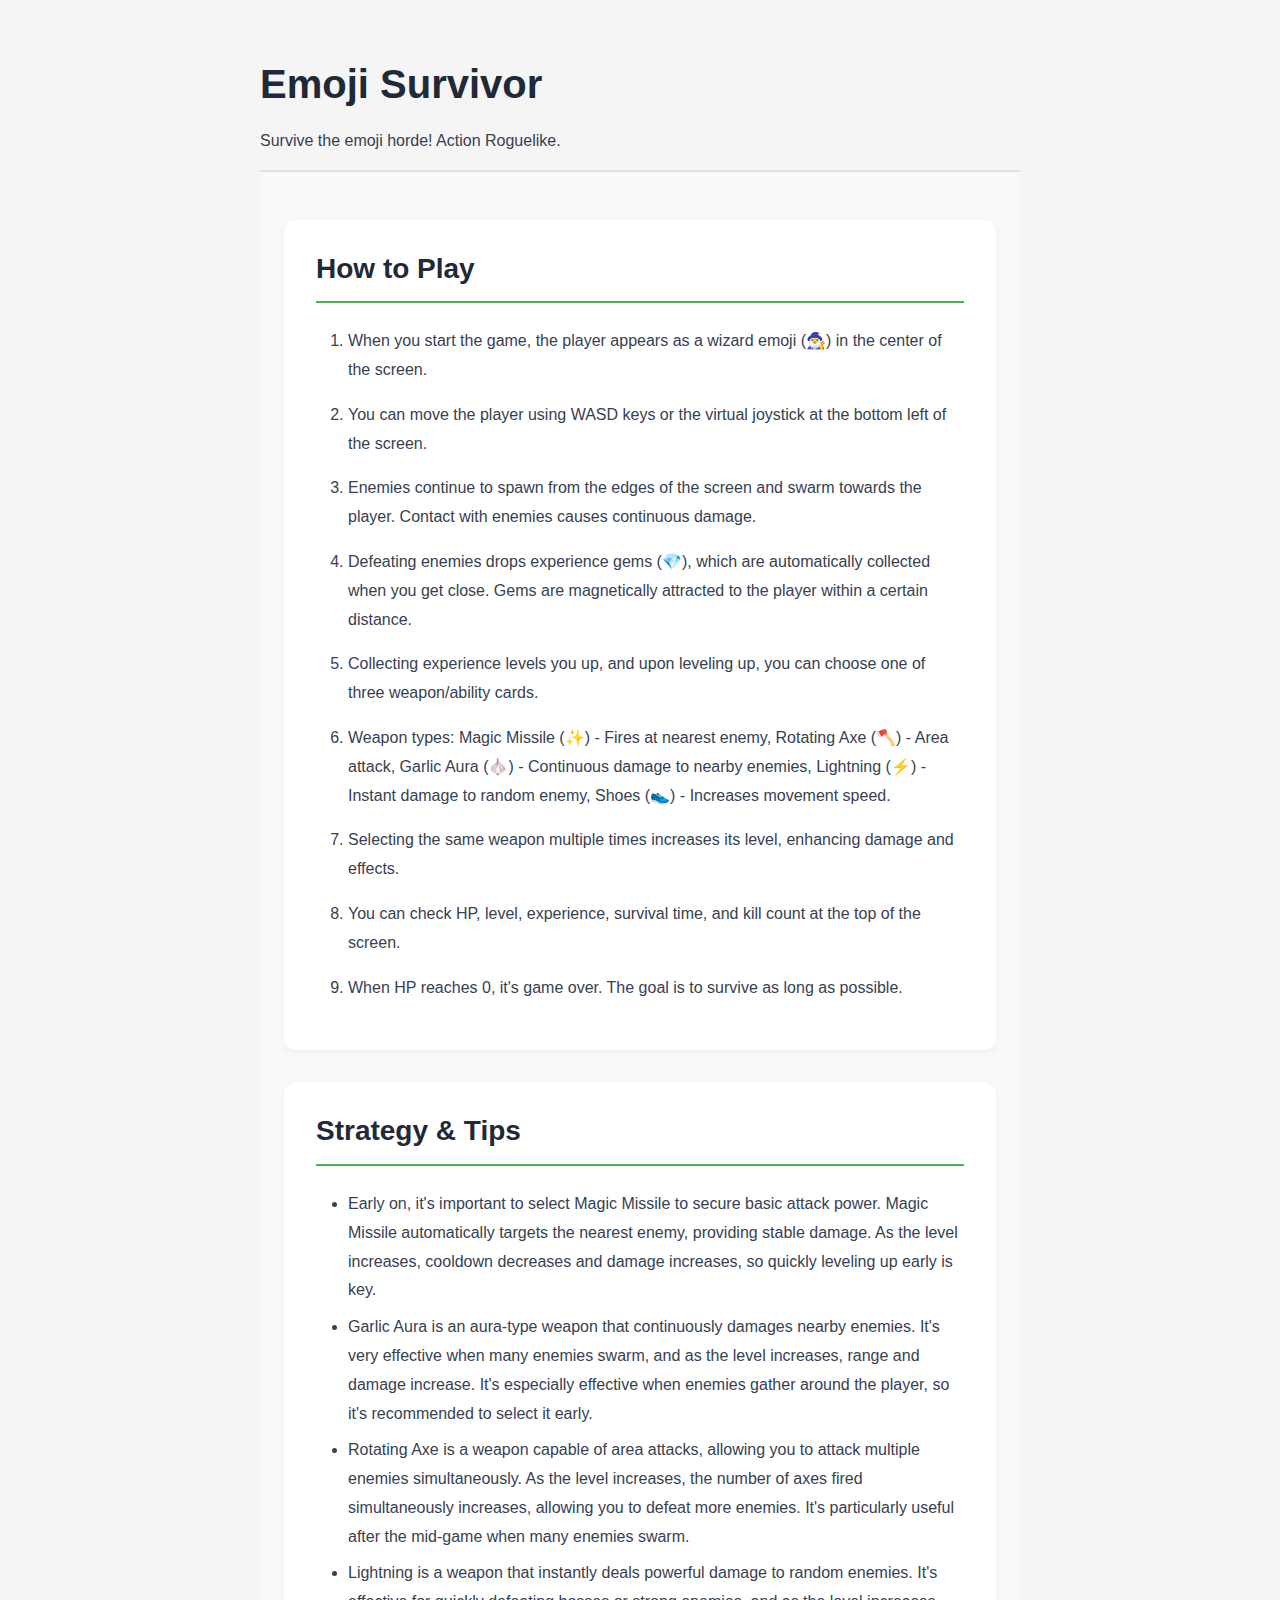
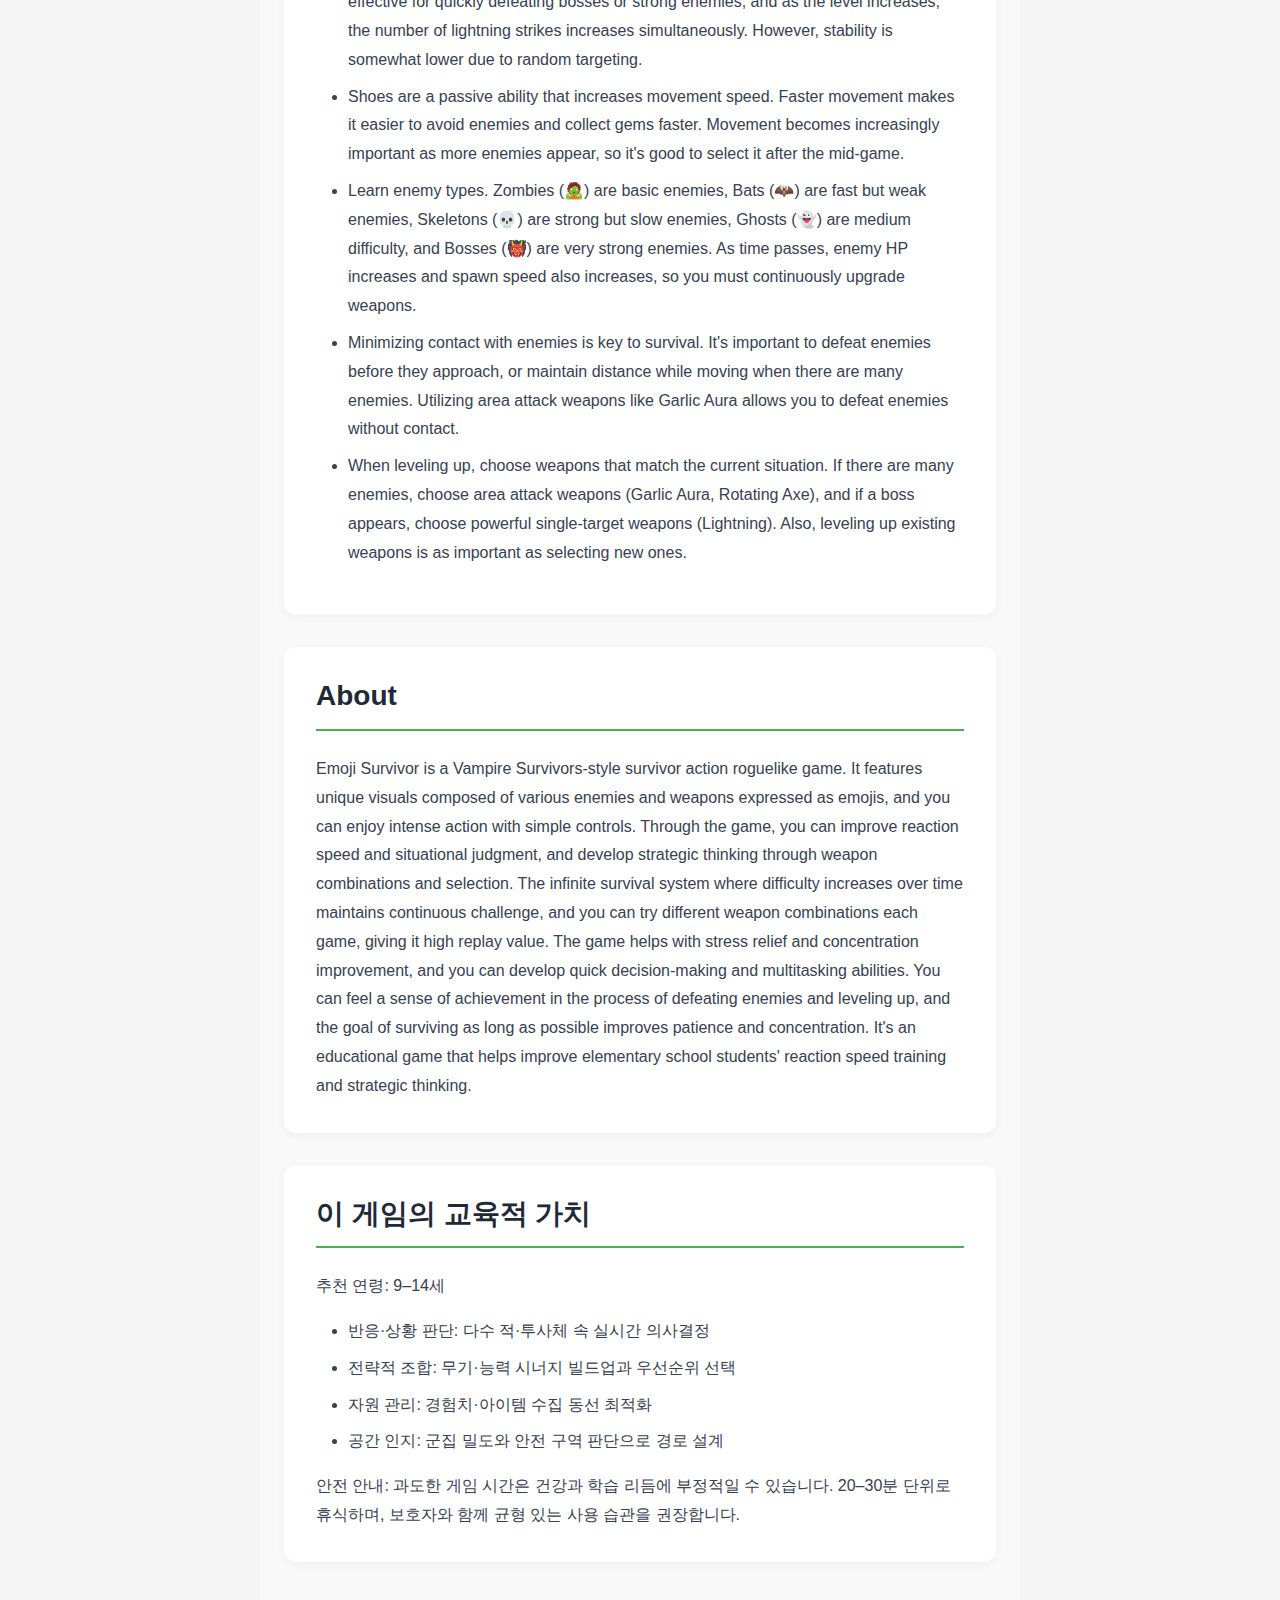
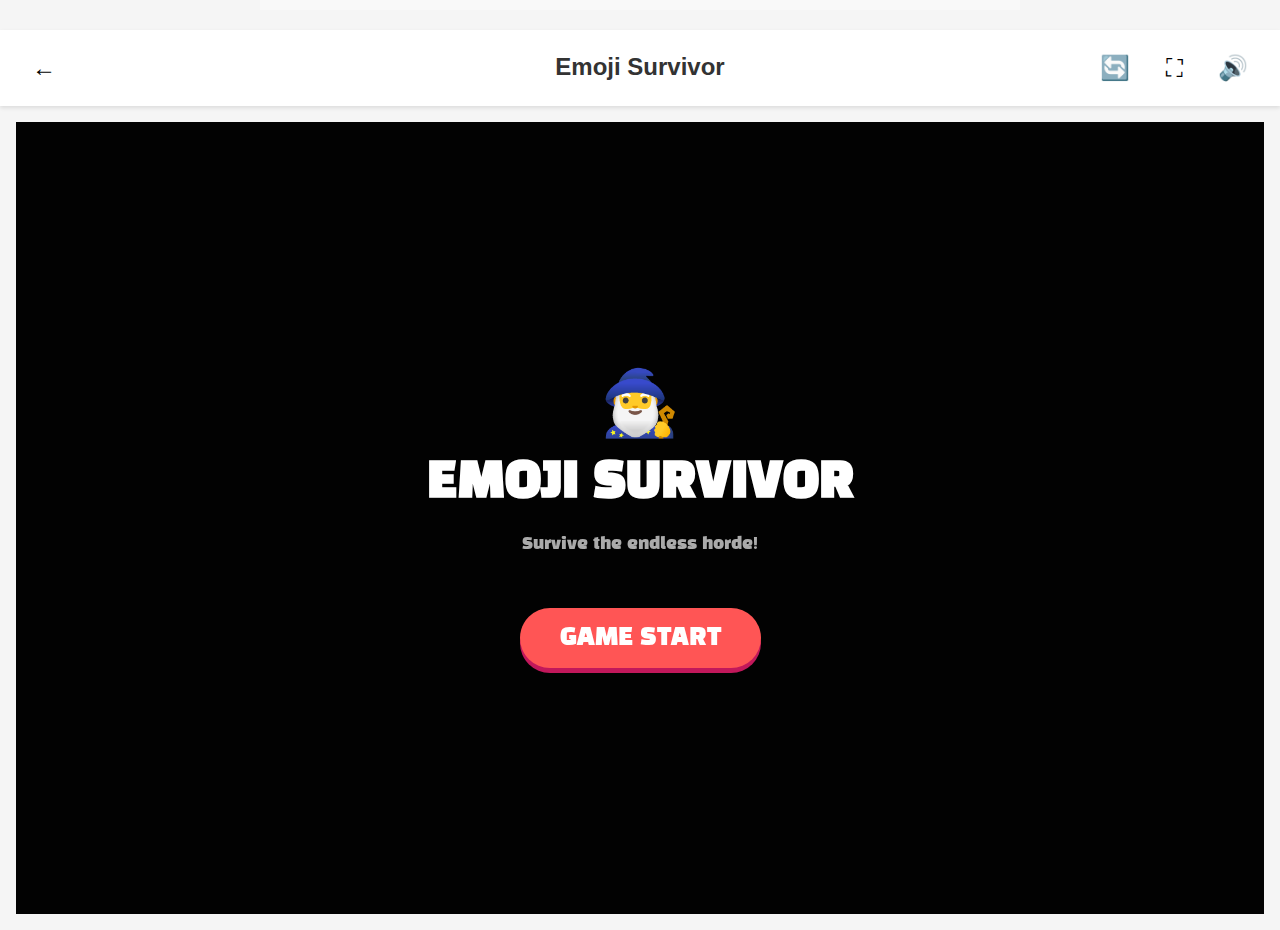
<file: pages/game/emoji-survivor.html>
<!DOCTYPE html>
<html lang="ko">
<head>
  <script async src="https://www.googletagmanager.com/gtag/js?id=G-9JDCJRN2PC"></script>
  <script>
    window.dataLayer = window.dataLayer || [];
    function gtag(){dataLayer.push(arguments);}
    gtag('js', new Date());

    gtag('config', 'G-9JDCJRN2PC');
  </script>
  <!-- Google Tag Manager -->
  <script>(function(w,d,s,l,i){w[l]=w[l]||[];w[l].push({'gtm.start':
  new Date().getTime(),event:'gtm.js'});var f=d.getElementsByTagName(s)[0],
  j=d.createElement(s),dl=l!='dataLayer'?'&l='+l:'';j.async=true;j.src=
  'https://www.googletagmanager.com/gtm.js?id='+i+dl;f.parentNode.insertBefore(j,f);
  })(window,document,'script','dataLayer','GTM-KCC2XSD9');</script>
  <!-- End Google Tag Manager -->
  <meta charset="UTF-8">
  <meta name="viewport" content="width=device-width, initial-scale=1.0">
  <meta name="description" content="몰려오는 이모지 군단을 막아내세요! 로그라이크 액션.">
  <title>이모지 서바이버 - 하이 플레이그라운드</title>
  
  <!-- CSS -->
  <link rel="stylesheet" href="../../assets/css/base.css">
  <link rel="stylesheet" href="../../assets/css/theme.css">
  <link rel="stylesheet" href="../../assets/css/components.css">
  <link rel="stylesheet" href="../../shared/game-shell.css">
  
  <style>
    /* Game Description Section Styles (SEO optimized) */
    .game-description-section {
      background-color: #f9f9f9;
      padding: var(--spacing-2xl) 0;
      margin-top: 0;
      border-top: 2px solid var(--color-border);
    }
    
    .game-description-section .container {
      max-width: 900px;
      margin: 0 auto;
      padding: 0 var(--spacing-lg);
    }
    
    .description-block {
      background-color: #ffffff;
      padding: var(--spacing-xl);
      margin-bottom: var(--spacing-xl);
      border-radius: var(--radius-lg);
      box-shadow: 0 2px 8px rgba(0, 0, 0, 0.05);
    }
    
    .description-block:last-child {
      margin-bottom: 0;
    }
    
    .description-block h2 {
      font-size: 1.75rem;
      font-weight: 700;
      color: var(--color-text);
      margin: 0 0 var(--spacing-lg) 0;
      padding-bottom: var(--spacing-md);
      border-bottom: 2px solid var(--color-primary);
    }
    
    .description-block p {
      font-size: 1rem;
      line-height: 1.8;
      color: var(--color-text);
      margin: 0 0 var(--spacing-md) 0;
    }
    
    .description-block p:last-child {
      margin-bottom: 0;
    }
    
    .description-block ol,
    .description-block ul {
      font-size: 1rem;
      line-height: 1.8;
      color: var(--color-text);
      margin: 0 0 var(--spacing-md) 0;
      padding-left: var(--spacing-xl);
    }
    
    .description-block li {
      margin-bottom: var(--spacing-sm);
    }
    
    .description-block li:last-child {
      margin-bottom: 0;
    }
    
    .description-block ol li {
      margin-bottom: var(--spacing-md);
    }
    
    /* Responsive Design */
    @media (max-width: 768px) {
      .game-description-section {
        padding: var(--spacing-xl) 0;
      }
      
      .game-description-section .container {
        padding: 0 var(--spacing-md);
      }
      
      .description-block {
        padding: var(--spacing-lg);
        margin-bottom: var(--spacing-lg);
      }
      
      .description-block h2 {
        font-size: 1.5rem;
        margin-bottom: var(--spacing-md);
      }
      
      .description-block p,
      .description-block ol,
      .description-block ul {
        font-size: 0.95rem;
        line-height: 1.7;
      }
      
      .description-block ol,
      .description-block ul {
        padding-left: var(--spacing-lg);
      }
    }
    
    @media (max-width: 480px) {
      .description-block h2 {
        font-size: 1.25rem;
      }
      
      .description-block p,
      .description-block ol,
      .description-block ul {
        font-size: 0.9rem;
        line-height: 1.6;
      }
      
      .description-block ol,
      .description-block ul {
        padding-left: var(--spacing-md);
      }
    }
  </style>
  
    <link rel="canonical" href="https://hiplayground.com/pages/game/emoji-survivor.html">
  
  <!-- Google AdSense -->
  <script async src="https://pagead2.googlesyndication.com/pagead/js/adsbygoogle.js?client=ca-pub-6695304116428787"
     crossorigin="anonymous"></script>
</head>
<body>
  <!-- Google Tag Manager (noscript) -->
  <noscript><iframe src="https://www.googletagmanager.com/ns.html?id=GTM-KCC2XSD9"
  height="0" width="0" style="display:none;visibility:hidden"></iframe></noscript>
  <!-- End Google Tag Manager (noscript) -->

  <article class="game-seo-content" style="margin-top: 40px; padding: 20px; max-width: 800px; margin-left: auto; margin-right: auto;">
    <h1>이모지 서바이버</h1>
    <p>몰려오는 이모지 군단을 막아내세요! 로그라이크 액션.</p>
    
    <section class="game-description-section">
      <div class="container">
        <div class="description-block">
<h2>🕹️ 게임 방법</h2>
<ol>
<li>게임을 시작하면 마법사 이모지(🧙‍♂️)로 플레이어가 화면 중앙에 나타납니다.</li>
<li>키보드 WASD 키 또는 화면 왼쪽 하단의 가상 조이스틱으로 플레이어를 이동시킬 수 있습니다.</li>
<li>적들이 화면 가장자리에서 계속 스폰되어 플레이어를 향해 몰려옵니다. 적과 접촉하면 지속적으로 피해를 받습니다.</li>
<li>적을 처치하면 경험치 젬(💎)이 드롭되며, 젬에 접근하면 자동으로 획득됩니다. 젬은 일정 거리 내에서 자석처럼 플레이어에게 끌려옵니다.</li>
<li>경험치를 모으면 레벨업하며, 레벨업 시 3개의 무기/능력 카드 중 하나를 선택할 수 있습니다.</li>
<li>무기 종류: 매직 미사일(✨) - 가장 가까운 적에게 발사, 회전 도끼(🪓) - 범위 공격, 마늘 오라(🧄) - 주변 지속 피해, 벼락(⚡) - 랜덤 적에게 즉시 피해, 운동화(👟) - 이동 속도 증가.</li>
<li>같은 무기를 여러 번 선택하면 레벨이 올라가며 데미지와 효과가 강화됩니다.</li>
<li>화면 상단에서 HP, 레벨, 경험치, 생존 시간, 처치 수를 확인할 수 있습니다.</li>
<li>HP가 0이 되면 게임 오버입니다. 최대한 오래 생존하는 것이 목표입니다.</li>
</ol>
</div>
<div class="description-block">
<h2>🏆 공략 팁 &amp; 전략</h2>
<ul>
<li>초반에는 매직 미사일을 선택하여 기본 공격력을 확보하는 것이 중요합니다. 매직 미사일은 가장 가까운 적을 자동으로 타겟팅하므로 안정적인 데미지를 제공합니다. 레벨을 올릴수록 쿨다운이 감소하고 데미지가 증가하므로, 초반에 빠르게 레벨을 올리는 것이 핵심입니다.</li>
<li>마늘 오라는 주변 적에게 지속적으로 피해를 주는 오라 타입 무기입니다. 적이 많이 몰리는 상황에서 매우 효과적이며, 레벨이 올라갈수록 범위와 데미지가 증가합니다. 특히 적들이 플레이어 주변에 모일 때 큰 효과를 발휘하므로, 초반부터 선택하는 것을 추천합니다.</li>
<li>회전 도끼는 범위 공격이 가능한 무기로, 여러 적을 동시에 공격할 수 있습니다. 레벨이 올라가면 동시에 발사되는 도끼의 개수가 증가하여 더 많은 적을 처치할 수 있습니다. 적이 많이 몰리는 중반 이후에 특히 유용합니다.</li>
<li>벼락은 랜덤한 적에게 즉시 강력한 피해를 주는 무기입니다. 보스나 강한 적을 빠르게 처치하는 데 효과적이며, 레벨이 올라가면 동시에 떨어지는 벼락의 개수가 증가합니다. 하지만 랜덤 타겟팅이므로 안정성은 다소 떨어집니다.</li>
<li>운동화는 이동 속도를 증가시키는 패시브 능력입니다. 이동 속도가 빠르면 적을 피하기 쉬워지고, 젬을 더 빠르게 수집할 수 있습니다. 특히 적이 많아질수록 이동이 중요해지므로, 중반 이후에 선택하는 것이 좋습니다.</li>
<li>적의 종류를 파악하세요. 좀비(🧟)는 기본 적, 박쥐(🦇)는 빠르지만 약한 적, 해골(💀)은 강하지만 느린 적, 유령(👻)은 중간 난이도, 보스(👹)는 매우 강한 적입니다. 시간이 지날수록 적의 HP가 증가하고 스폰 속도도 빨라지므로, 지속적으로 무기를 강화해야 합니다.</li>
<li>적과의 접촉을 최소화하는 것이 생존의 핵심입니다. 적이 접근하기 전에 처치하거나, 적이 많을 때는 이동하면서 거리를 유지하는 것이 중요합니다. 마늘 오라와 같은 범위 공격 무기를 활용하면 접촉 없이 적을 처치할 수 있습니다.</li>
<li>레벨업 시 무기 선택은 현재 상황에 맞게 선택하세요. 적이 많다면 범위 공격 무기(마늘 오라, 회전 도끼)를, 보스가 나타났다면 강력한 단일 타겟 무기(벼락)를 선택하는 것이 좋습니다. 또한 기존 무기의 레벨을 올리는 것도 새 무기를 선택하는 것만큼 중요합니다.</li>
</ul>
</div>
<div class="description-block">
<h2>ℹ️ 게임 소개</h2>
<p>이모지 서바이버는 Vampire Survivors 스타일의 서바이버 액션 로그라이크 게임입니다. 이모지로 표현된 다양한 적들과 무기로 구성된 독특한 비주얼이 특징이며, 단순한 조작으로도 강렬한 액션을 즐길 수 있습니다. 게임을 통해 반응 속도와 상황 판단 능력을 향상시킬 수 있으며, 무기 조합과 선택을 통한 전략적 사고력을 기를 수 있습니다. 시간이 지날수록 난이도가 증가하는 무한 생존 시스템을 통해 지속적인 도전 의식을 유지할 수 있으며, 매 게임마다 다른 무기 조합을 시도해볼 수 있어 재플레이 가치가 높습니다. 게임을 통해 스트레스 해소와 집중력 향상에 도움이 되며, 빠른 의사결정 능력과 멀티태스킹 능력을 기를 수 있습니다. 특히 적을 처치하고 레벨업하는 과정에서 성취감을 느낄 수 있으며, 최대한 오래 생존하는 목표를 통해 인내력과 집중력을 향상시킬 수 있습니다. 초등학생들의 반응 속도 훈련과 전략적 사고력 향상에 도움이 되는 교육적 가치가 있는 게임입니다.</p>
</div>
<div class="description-block">
  <h2 data-i18n="edu.common.title">이 게임의 교육적 가치</h2>
  <p data-i18n="edu.emoji-survivor.age">추천 연령: 9–14세</p>
  <ul>
    <li data-i18n="edu.emoji-survivor.point1">반응·상황 판단: 다수 적·투사체 속 실시간 의사결정</li>
    <li data-i18n="edu.emoji-survivor.point2">전략적 조합: 무기·능력 시너지 빌드업과 우선순위 선택</li>
    <li data-i18n="edu.emoji-survivor.point3">자원 관리: 경험치·아이템 수집 동선 최적화</li>
    <li data-i18n="edu.emoji-survivor.point4">공간 인지: 군집 밀도와 안전 구역 판단으로 경로 설계</li>
  </ul>
  <p data-i18n="edu.common.safety">안전 안내: 과도한 게임 시간은 건강과 학습 리듬에 부정적일 수 있습니다. 20–30분 단위로 휴식하며, 보호자와 함께 균형 있는 사용 습관을 권장합니다.</p>
</div>
      </div>
    </section>
  </article>

  <section id="game-description-section" class="game-description-section" style="display: none;">
    <div class="container">
      <div id="game-description-content"></div>
    </div>
  </section>

  <div id="game-area">
    <!-- Game Header -->
    <header id="game-header">
      <div class="game-header-left">
        <button id="btn-back" class="game-header-btn" data-i18n-title="play.back" title="뒤로">←</button>
      </div>
      <div class="game-header-center">
        <h1 id="game-title" data-i18n="common.loading">게임 로딩 중...</h1>
      </div>
      <div class="game-header-right">
        <button id="btn-reset" class="game-header-btn" data-i18n-title="play.reset" title="리셋">🔄</button>
        <button id="btn-fullscreen" class="game-header-btn" data-i18n-title="play.fullscreen" title="전체화면">⛶</button>
        <button id="btn-mute" class="game-header-btn" data-i18n-title="play.mute" title="음소거">🔊</button>
      </div>
    </header>

    <!-- Game Stats (optional, can be hidden if game doesn't use it) -->
    <div id="game-stats" style="display: none;">
      <div class="game-stat">
        <div class="game-stat-label" data-i18n="play.score">점수</div>
        <div class="game-stat-value" id="game-score">0</div>
      </div>
      <div class="game-stat">
        <div class="game-stat-label" data-i18n="play.level">레벨</div>
        <div class="game-stat-value" id="game-level">1</div>
      </div>
    </div>

    <!-- Game Container -->
    <div id="game-container">
      <div class="loading-container">
        <div class="spinner"></div>
        <p style="margin-top: var(--spacing-md);" data-i18n="common.loadingGame">게임을 불러오는 중...</p>
      </div>
    </div>
  </div>

  <!-- SEO Content Section (Static HTML) -->
  <!-- Game Description Section (SEO optimized) -->
  <!-- JavaScript -->
  <script src="../../assets/js/storage.js"></script>
  <script src="../../assets/js/i18n.js"></script>
  <script src="../../assets/js/language-selector.js"></script>
  <script src="../../assets/js/analytics.js"></script>
  <script src="../../assets/js/router.js"></script>
  <script src="../../assets/js/app.js"></script>
  <script src="../../assets/js/game-descriptions.js"></script>
  <script src="../../shared/game-shell.js"></script>
  
  <script>
    /**
     * Load and render game description for SEO
     */
    function loadGameDescription(gameId) {
      try {
        // Wait for I18n to be ready
        if (typeof I18n === 'undefined') {
          console.warn('I18n not loaded yet');
          setTimeout(() => loadGameDescription(gameId), 500);
          return;
        }
        
        // Get description data from I18n system (falls back to GameDescriptions)
        const descriptionData = I18n.getGameDescriptionData(gameId);
        
        if (!descriptionData) {
          // If no specific description, use default from game data
          const game = App.getGameById(gameId);
          if (game) {
            renderDefaultDescription(game);
          }
          return;
        }
        
        const section = document.getElementById('game-description-section');
        const content = document.getElementById('game-description-content');
        
        if (!section || !content) return;
        
        let html = '';
        
        // How to Play section
        if (descriptionData.howToPlay && descriptionData.howToPlay.title) {
          html += '<div class="description-block">';
          html += `<h2>${descriptionData.howToPlay.title}</h2>`;
          if (descriptionData.howToPlay.steps && descriptionData.howToPlay.steps.length > 0) {
            html += '<ol>';
            descriptionData.howToPlay.steps.forEach(step => {
              html += `<li>${step}</li>`;
            });
            html += '</ol>';
          }
          html += '</div>';
        }
        
        // Strategy section
        if (descriptionData.strategy && descriptionData.strategy.title) {
          html += '<div class="description-block">';
          html += `<h2>${descriptionData.strategy.title}</h2>`;
          if (descriptionData.strategy.tips && descriptionData.strategy.tips.length > 0) {
            html += '<ul>';
            descriptionData.strategy.tips.forEach(tip => {
              html += `<li>${tip}</li>`;
            });
            html += '</ul>';
          }
          html += '</div>';
        }
        
        // About section
        if (descriptionData.about && descriptionData.about.title) {
          html += '<div class="description-block">';
          html += `<h2>${descriptionData.about.title}</h2>`;
          if (descriptionData.about.description) {
            html += `<p>${descriptionData.about.description}</p>`;
          }
          html += '</div>';
        }
        
        content.innerHTML = html;
        section.style.display = 'block';
      } catch (error) {
        console.error('Error loading game description:', error);
      }
    }
    
    /**
     * Render default description if specific one doesn't exist
     */
    function renderDefaultDescription(game) {
      const section = document.getElementById('game-description-section');
      const content = document.getElementById('game-description-content');
      
      if (!section || !content) return;
      
      let html = '';
      html += '<div class="description-block">';
      html += '<h2>게임 방법 (How to Play)</h2>';
      html += `<p>${game.description}</p>`;
      html += '<p>게임을 시작하여 즐기세요. 상세한 게임 방법은 게임 내에서 안내됩니다.</p>';
      html += '</div>';
      
      html += '<div class="description-block">';
      html += '<h2>게임 소개 (About)</h2>';
      html += `<p>${game.title}은(는) ${game.category} 카테고리의 게임으로, 재미있고 교육적인 경험을 제공합니다. 게임을 통해 두뇌 회전과 재미를 동시에 느낄 수 있으며, 다양한 능력을 향상시킬 수 있습니다.</p>`;
      html += '</div>';
      
      content.innerHTML = html;
      section.style.display = 'block';
    }
    
    // Page-specific script
    (async function() {
      await App.init();
      
      // Use game ID directly (static file)
      const gameId = 'emoji-survivor';
      
      // Verify game exists
      const game = App.getGameById(gameId);
      if (!game) {
        alert('게임을 찾을 수 없습니다.');
        window.location.href = '../../index.html';
        return;
      }
      
      // Initialize game shell
      await GameShell.init(gameId);
      
      // Load and display game description (after game is loaded)
      loadGameDescription(gameId);
      
      // Reload description when language changes
      document.addEventListener('i18n:loaded', () => {
        loadGameDescription(gameId);
        // Also update game title in header
        if (typeof GameShell !== 'undefined' && GameShell.gameId) {
          const title = document.getElementById('game-title');
          if (title && typeof I18n !== 'undefined') {
            // Get manifest to update title
            GameShell.loadManifest(gameId).then(manifest => {
              if (manifest) {
                title.textContent = I18n.getGameTitle(gameId, manifest);
              }
            });
          }
        }
      });
      
      // Track page view
      Analytics.trackPageView(`play:${gameId}`);
    })();
  </script></body>
</html>
</file>
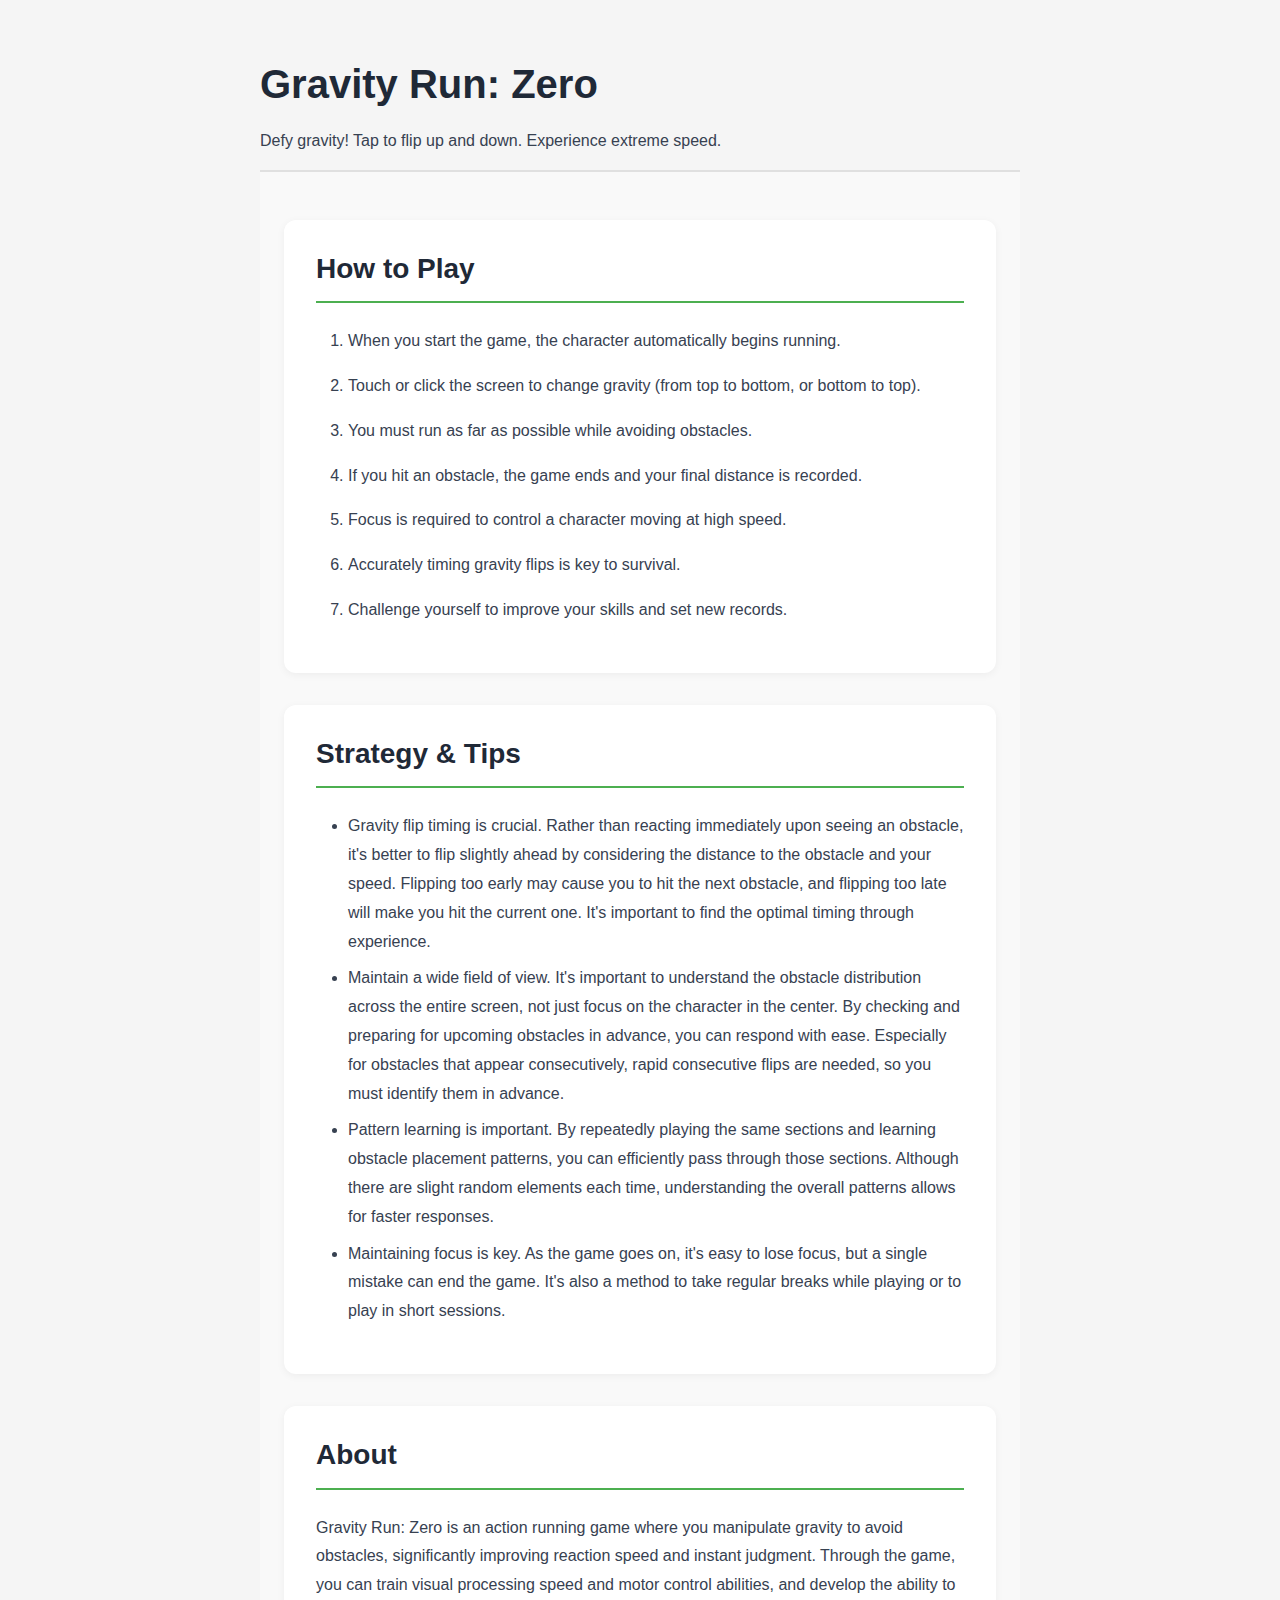
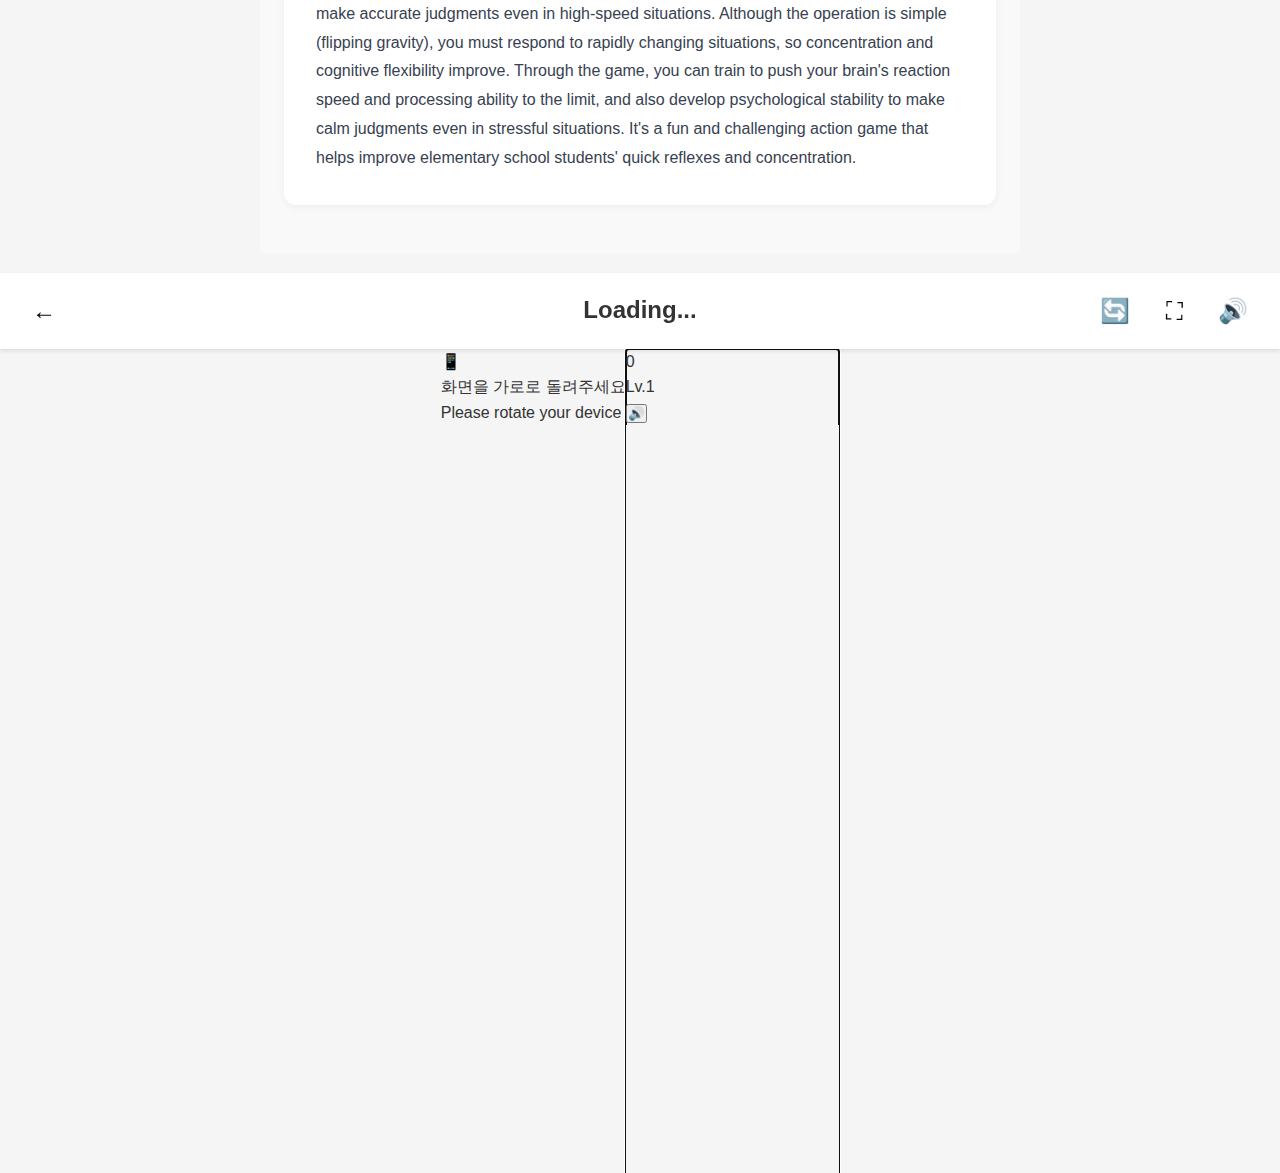
<file: pages/game/gravity-run.html>
<!DOCTYPE html>
<html lang="ko">
<head>
  <meta charset="UTF-8">
  <meta name="viewport" content="width=device-width, initial-scale=1.0">
  <meta name="description" content="중력을 거스르는 질주! 터치 한 번으로 위아래를 뒤집으세요. 극한의 속도감에 도전하라.">
  <title>그래비티 런: 제로 - 하이 플레이그라운드</title>
  
  <!-- CSS -->
  <link rel="stylesheet" href="../../assets/css/base.css">
  <link rel="stylesheet" href="../../assets/css/theme.css">
  <link rel="stylesheet" href="../../assets/css/components.css">
  <link rel="stylesheet" href="../../shared/game-shell.css">
  
  <style>
    /* Game Description Section Styles (SEO optimized) */
    .game-description-section {
      background-color: #f9f9f9;
      padding: var(--spacing-2xl) 0;
      margin-top: 0;
      border-top: 2px solid var(--color-border);
    }
    
    .game-description-section .container {
      max-width: 900px;
      margin: 0 auto;
      padding: 0 var(--spacing-lg);
    }
    
    .description-block {
      background-color: #ffffff;
      padding: var(--spacing-xl);
      margin-bottom: var(--spacing-xl);
      border-radius: var(--radius-lg);
      box-shadow: 0 2px 8px rgba(0, 0, 0, 0.05);
    }
    
    .description-block:last-child {
      margin-bottom: 0;
    }
    
    .description-block h2 {
      font-size: 1.75rem;
      font-weight: 700;
      color: var(--color-text);
      margin: 0 0 var(--spacing-lg) 0;
      padding-bottom: var(--spacing-md);
      border-bottom: 2px solid var(--color-primary);
    }
    
    .description-block p {
      font-size: 1rem;
      line-height: 1.8;
      color: var(--color-text);
      margin: 0 0 var(--spacing-md) 0;
    }
    
    .description-block p:last-child {
      margin-bottom: 0;
    }
    
    .description-block ol,
    .description-block ul {
      font-size: 1rem;
      line-height: 1.8;
      color: var(--color-text);
      margin: 0 0 var(--spacing-md) 0;
      padding-left: var(--spacing-xl);
    }
    
    .description-block li {
      margin-bottom: var(--spacing-sm);
    }
    
    .description-block li:last-child {
      margin-bottom: 0;
    }
    
    .description-block ol li {
      margin-bottom: var(--spacing-md);
    }
    
    /* Responsive Design */
    @media (max-width: 768px) {
      .game-description-section {
        padding: var(--spacing-xl) 0;
      }
      
      .game-description-section .container {
        padding: 0 var(--spacing-md);
      }
      
      .description-block {
        padding: var(--spacing-lg);
        margin-bottom: var(--spacing-lg);
      }
      
      .description-block h2 {
        font-size: 1.5rem;
        margin-bottom: var(--spacing-md);
      }
      
      .description-block p,
      .description-block ol,
      .description-block ul {
        font-size: 0.95rem;
        line-height: 1.7;
      }
      
      .description-block ol,
      .description-block ul {
        padding-left: var(--spacing-lg);
      }
    }
    
    @media (max-width: 480px) {
      .description-block h2 {
        font-size: 1.25rem;
      }
      
      .description-block p,
      .description-block ol,
      .description-block ul {
        font-size: 0.9rem;
        line-height: 1.6;
      }
      
      .description-block ol,
      .description-block ul {
        padding-left: var(--spacing-md);
      }
    }
  </style>
  
    <link rel="canonical" href="https://hiplayground.com/pages/game/gravity-run.html">
  
  <!-- Google AdSense -->
  <script async src="https://pagead2.googlesyndication.com/pagead/js/adsbygoogle.js?client=ca-pub-6695304116428787"
     crossorigin="anonymous"></script>
</head>
<body>

  <article class="game-seo-content" style="margin-top: 40px; padding: 20px; max-width: 800px; margin-left: auto; margin-right: auto;">
    <h1>그래비티 런: 제로</h1>
    <p>중력을 거스르는 질주! 터치 한 번으로 위아래를 뒤집으세요. 극한의 속도감에 도전하라.</p>
    
    <section class="game-description-section">
      <div class="container">
        <div class="description-block">
<h2>🕹️ 게임 방법</h2>
<ol>
<li>게임을 시작하면 캐릭터가 자동으로 달리기 시작합니다.</li>
<li>화면을 터치하거나 클릭하면 중력이 바뀝니다(위에서 아래로, 또는 아래에서 위로).</li>
<li>장애물을 피하면서 최대한 멀리 달려야 합니다.</li>
<li>장애물에 부딪히면 게임이 끝나고 최종 거리가 기록됩니다.</li>
<li>고속으로 이동하는 캐릭터를 제어하는 데 집중력이 필요합니다.</li>
<li>중력 전환 타이밍을 정확히 맞추는 것이 생존의 핵심입니다.</li>
<li>최고 기록에 도전하며 실력을 향상시키세요.</li>
</ol>
</div>
<div class="description-block">
<h2>🏆 공략 팁 &amp; 전략</h2>
<ul>
<li>중력 전환 타이밍이 생명입니다. 장애물을 보자마자 즉시 반응하기보다는, 장애물과의 거리와 자신의 속도를 고려하여 약간 앞서 전환하는 것이 좋습니다. 너무 일찍 전환하면 다음 장애물에 부딪힐 수 있고, 너무 늦게 전환하면 당장의 장애물에 부딪힙니다. 경험을 통해 최적의 타이밍을 찾는 것이 중요합니다.</li>
<li>시야를 넓게 유지하세요. 화면 중앙의 캐릭터만 보는 것이 아니라 화면 전체의 장애물 분포를 파악하는 것이 중요합니다. 앞으로 다가올 장애물을 미리 확인하고 준비하면 여유있게 대응할 수 있습니다. 특히 연속으로 나타나는 장애물은 빠른 연속 전환이 필요하므로 미리 파악하고 있어야 합니다.</li>
<li>패턴 학습이 중요합니다. 같은 구간을 반복 플레이하면서 장애물의 배치 패턴을 익히면 그 구간을 효율적으로 통과할 수 있습니다. 물론 매번 약간씩 다른 랜덤 요소가 있지만, 전체적인 패턴을 이해하면 대응이 빨라집니다.</li>
<li>집중력을 유지하는 것이 핵심입니다. 게임이 길어질수록 집중력이 흐트러지기 쉽지만, 한 순간의 실수로 게임이 끝날 수 있습니다. 규칙적으로 휴식을 취하며 플레이하거나, 짧은 세션으로 나누어 플레이하는 것도 방법입니다.</li>
</ul>
</div>
<div class="description-block">
<h2>ℹ️ 게임 소개</h2>
<p>그래비티 런: 제로는 중력을 조작하여 장애물을 피하는 액션 러닝 게임으로, 반응 속도와 순간 판단력을 크게 향상시킬 수 있는 게임입니다. 게임을 통해 시각적 처리 속도와 운동 조절 능력을 훈련할 수 있으며, 고속 상황에서도 정확한 판단을 내리는 능력을 기를 수 있습니다. 중력을 전환하는 단순한 조작이지만 빠르게 변하는 상황에 대응해야 하므로 집중력과 인지 유연성이 향상됩니다. 게임을 통해 두뇌의 반응 속도와 처리 능력을 한계까지 끌어올리는 훈련을 할 수 있으며, 스트레스 상황에서도 차분하게 판단하는 심리적 안정감도 기를 수 있습니다. 초등학생들의 순발력과 집중력 향상에 도움이 되는 재미있고 도전적인 액션 게임입니다.</p>
</div>
      </div>
    </section>
  </article>

  <section id="game-description-section" class="game-description-section" style="display: none;">
    <div class="container">
      <div id="game-description-content"></div>
    </div>
  </section>

  <div id="game-area">
    <!-- Game Header -->
    <header id="game-header">
      <div class="game-header-left">
        <button id="btn-back" class="game-header-btn" data-i18n-title="play.back" title="뒤로">←</button>
      </div>
      <div class="game-header-center">
        <h1 id="game-title" data-i18n="common.loading">게임 로딩 중...</h1>
      </div>
      <div class="game-header-right">
        <button id="btn-reset" class="game-header-btn" data-i18n-title="play.reset" title="리셋">🔄</button>
        <button id="btn-fullscreen" class="game-header-btn" data-i18n-title="play.fullscreen" title="전체화면">⛶</button>
        <button id="btn-mute" class="game-header-btn" data-i18n-title="play.mute" title="음소거">🔊</button>
      </div>
    </header>

    <!-- Game Stats (optional, can be hidden if game doesn't use it) -->
    <div id="game-stats" style="display: none;">
      <div class="game-stat">
        <div class="game-stat-label" data-i18n="play.score">점수</div>
        <div class="game-stat-value" id="game-score">0</div>
      </div>
      <div class="game-stat">
        <div class="game-stat-label" data-i18n="play.level">레벨</div>
        <div class="game-stat-value" id="game-level">1</div>
      </div>
    </div>

    <!-- Game Container -->
    <div id="game-container">
      <div class="loading-container">
        <div class="spinner"></div>
        <p style="margin-top: var(--spacing-md);" data-i18n="common.loadingGame">게임을 불러오는 중...</p>
      </div>
    </div>
  </div>

  <!-- SEO Content Section (Static HTML) -->
  <!-- Game Description Section (SEO optimized) -->
  <!-- JavaScript -->
  <script src="../../assets/js/storage.js"></script>
  <script src="../../assets/js/i18n.js"></script>
  <script src="../../assets/js/language-selector.js"></script>
  <script src="../../assets/js/analytics.js"></script>
  <script src="../../assets/js/router.js"></script>
  <script src="../../assets/js/app.js"></script>
  <script src="../../assets/js/game-descriptions.js"></script>
  <script src="../../shared/game-shell.js"></script>
  
  <script>
    /**
     * Load and render game description for SEO
     */
    function loadGameDescription(gameId) {
      try {
        // Wait for I18n to be ready
        if (typeof I18n === 'undefined') {
          console.warn('I18n not loaded yet');
          setTimeout(() => loadGameDescription(gameId), 500);
          return;
        }
        
        // Get description data from I18n system (falls back to GameDescriptions)
        const descriptionData = I18n.getGameDescriptionData(gameId);
        
        if (!descriptionData) {
          // If no specific description, use default from game data
          const game = App.getGameById(gameId);
          if (game) {
            renderDefaultDescription(game);
          }
          return;
        }
        
        const section = document.getElementById('game-description-section');
        const content = document.getElementById('game-description-content');
        
        if (!section || !content) return;
        
        let html = '';
        
        // How to Play section
        if (descriptionData.howToPlay && descriptionData.howToPlay.title) {
          html += '<div class="description-block">';
          html += `<h2>${descriptionData.howToPlay.title}</h2>`;
          if (descriptionData.howToPlay.steps && descriptionData.howToPlay.steps.length > 0) {
            html += '<ol>';
            descriptionData.howToPlay.steps.forEach(step => {
              html += `<li>${step}</li>`;
            });
            html += '</ol>';
          }
          html += '</div>';
        }
        
        // Strategy section
        if (descriptionData.strategy && descriptionData.strategy.title) {
          html += '<div class="description-block">';
          html += `<h2>${descriptionData.strategy.title}</h2>`;
          if (descriptionData.strategy.tips && descriptionData.strategy.tips.length > 0) {
            html += '<ul>';
            descriptionData.strategy.tips.forEach(tip => {
              html += `<li>${tip}</li>`;
            });
            html += '</ul>';
          }
          html += '</div>';
        }
        
        // About section
        if (descriptionData.about && descriptionData.about.title) {
          html += '<div class="description-block">';
          html += `<h2>${descriptionData.about.title}</h2>`;
          if (descriptionData.about.description) {
            html += `<p>${descriptionData.about.description}</p>`;
          }
          html += '</div>';
        }
        
        content.innerHTML = html;
        section.style.display = 'block';
      } catch (error) {
        console.error('Error loading game description:', error);
      }
    }
    
    /**
     * Render default description if specific one doesn't exist
     */
    function renderDefaultDescription(game) {
      const section = document.getElementById('game-description-section');
      const content = document.getElementById('game-description-content');
      
      if (!section || !content) return;
      
      let html = '';
      html += '<div class="description-block">';
      html += '<h2>게임 방법 (How to Play)</h2>';
      html += `<p>${game.description}</p>`;
      html += '<p>게임을 시작하여 즐기세요. 상세한 게임 방법은 게임 내에서 안내됩니다.</p>';
      html += '</div>';
      
      html += '<div class="description-block">';
      html += '<h2>게임 소개 (About)</h2>';
      html += `<p>${game.title}은(는) ${game.category} 카테고리의 게임으로, 재미있고 교육적인 경험을 제공합니다. 게임을 통해 두뇌 회전과 재미를 동시에 느낄 수 있으며, 다양한 능력을 향상시킬 수 있습니다.</p>`;
      html += '</div>';
      
      content.innerHTML = html;
      section.style.display = 'block';
    }
    
    // Page-specific script
    (async function() {
      await App.init();
      
      // Use game ID directly (static file)
      const gameId = 'gravity-run';
      
      // Verify game exists
      const game = App.getGameById(gameId);
      if (!game) {
        alert('게임을 찾을 수 없습니다.');
        window.location.href = '../../index.html';
        return;
      }
      
      // Initialize game shell
      await GameShell.init(gameId);
      
      // Load and display game description (after game is loaded)
      loadGameDescription(gameId);
      
      // Reload description when language changes
      document.addEventListener('i18n:loaded', () => {
        loadGameDescription(gameId);
        // Also update game title in header
        if (typeof GameShell !== 'undefined' && GameShell.gameId) {
          const title = document.getElementById('game-title');
          if (title && typeof I18n !== 'undefined') {
            // Get manifest to update title
            GameShell.loadManifest(gameId).then(manifest => {
              if (manifest) {
                title.textContent = I18n.getGameTitle(gameId, manifest);
              }
            });
          }
        }
      });
      
      // Track page view
      Analytics.trackPageView(`play:${gameId}`);
    })();
  </script></body>
</html>
</file>
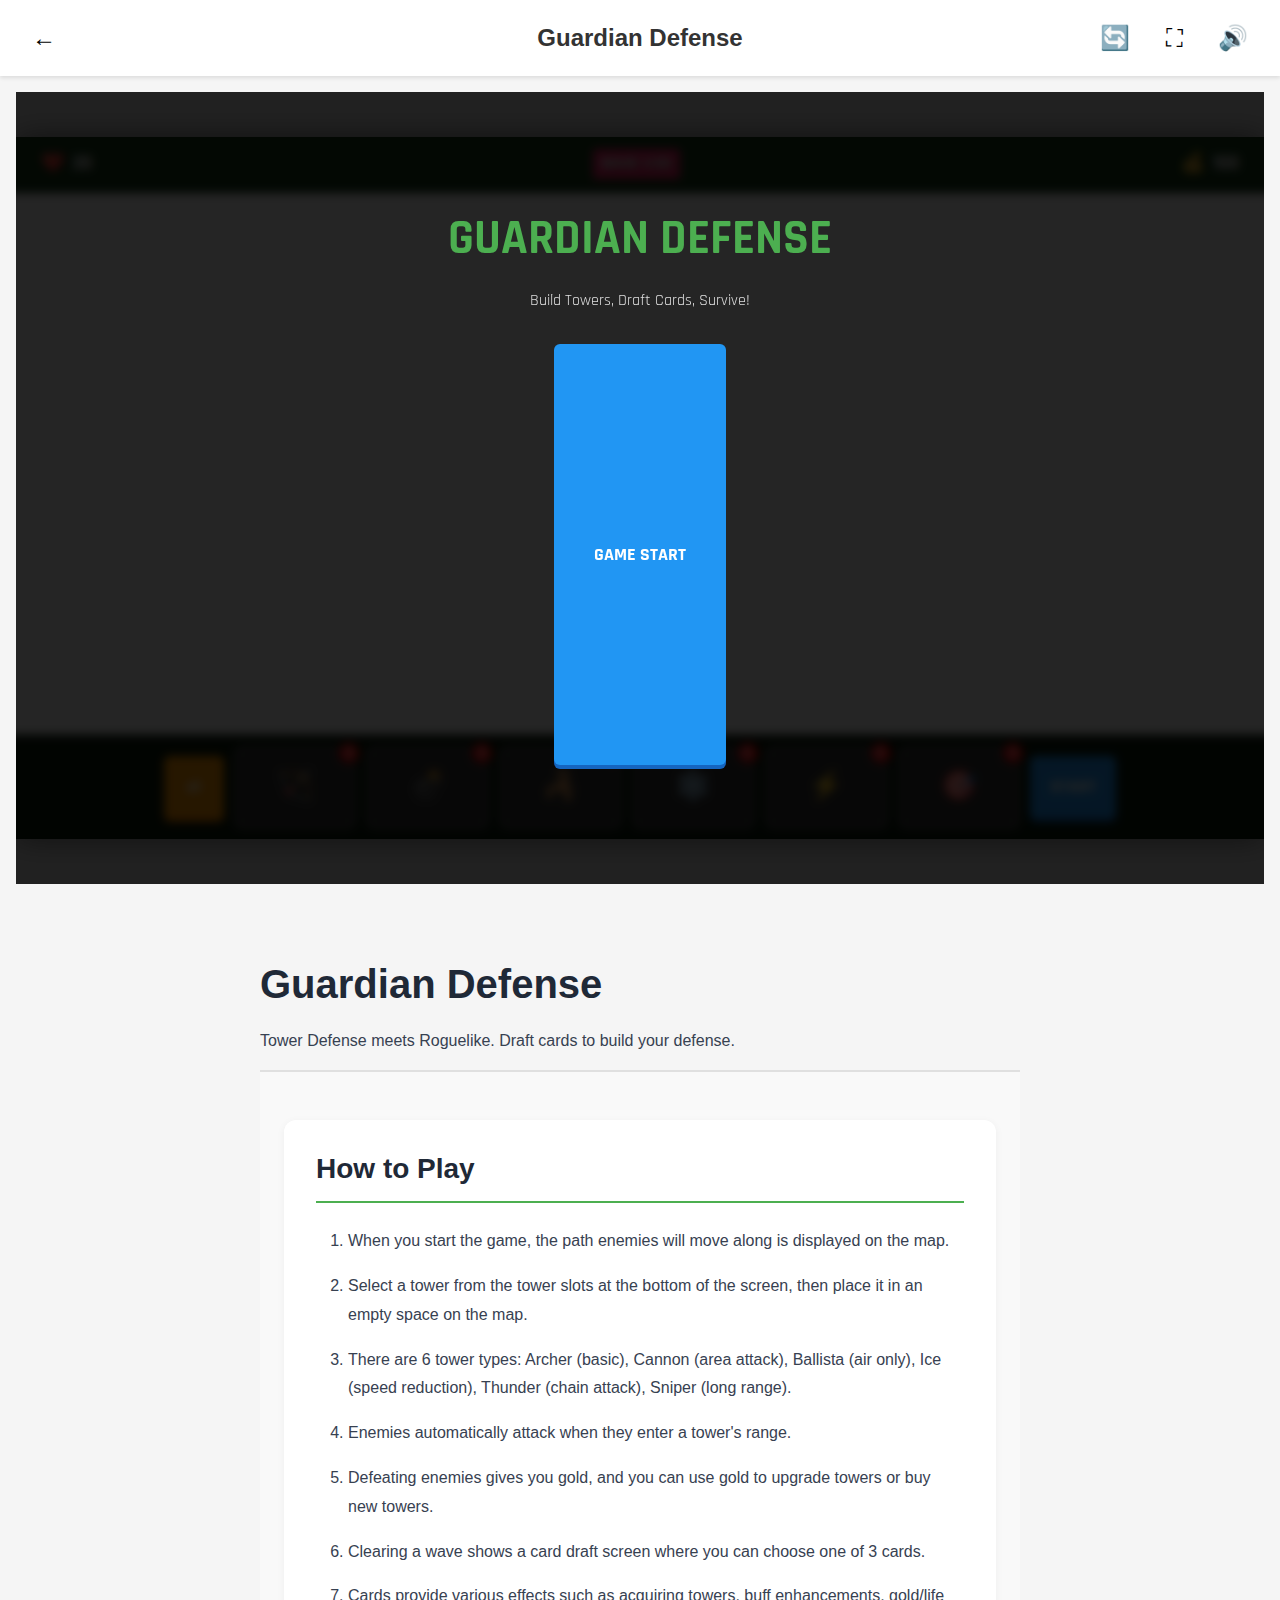
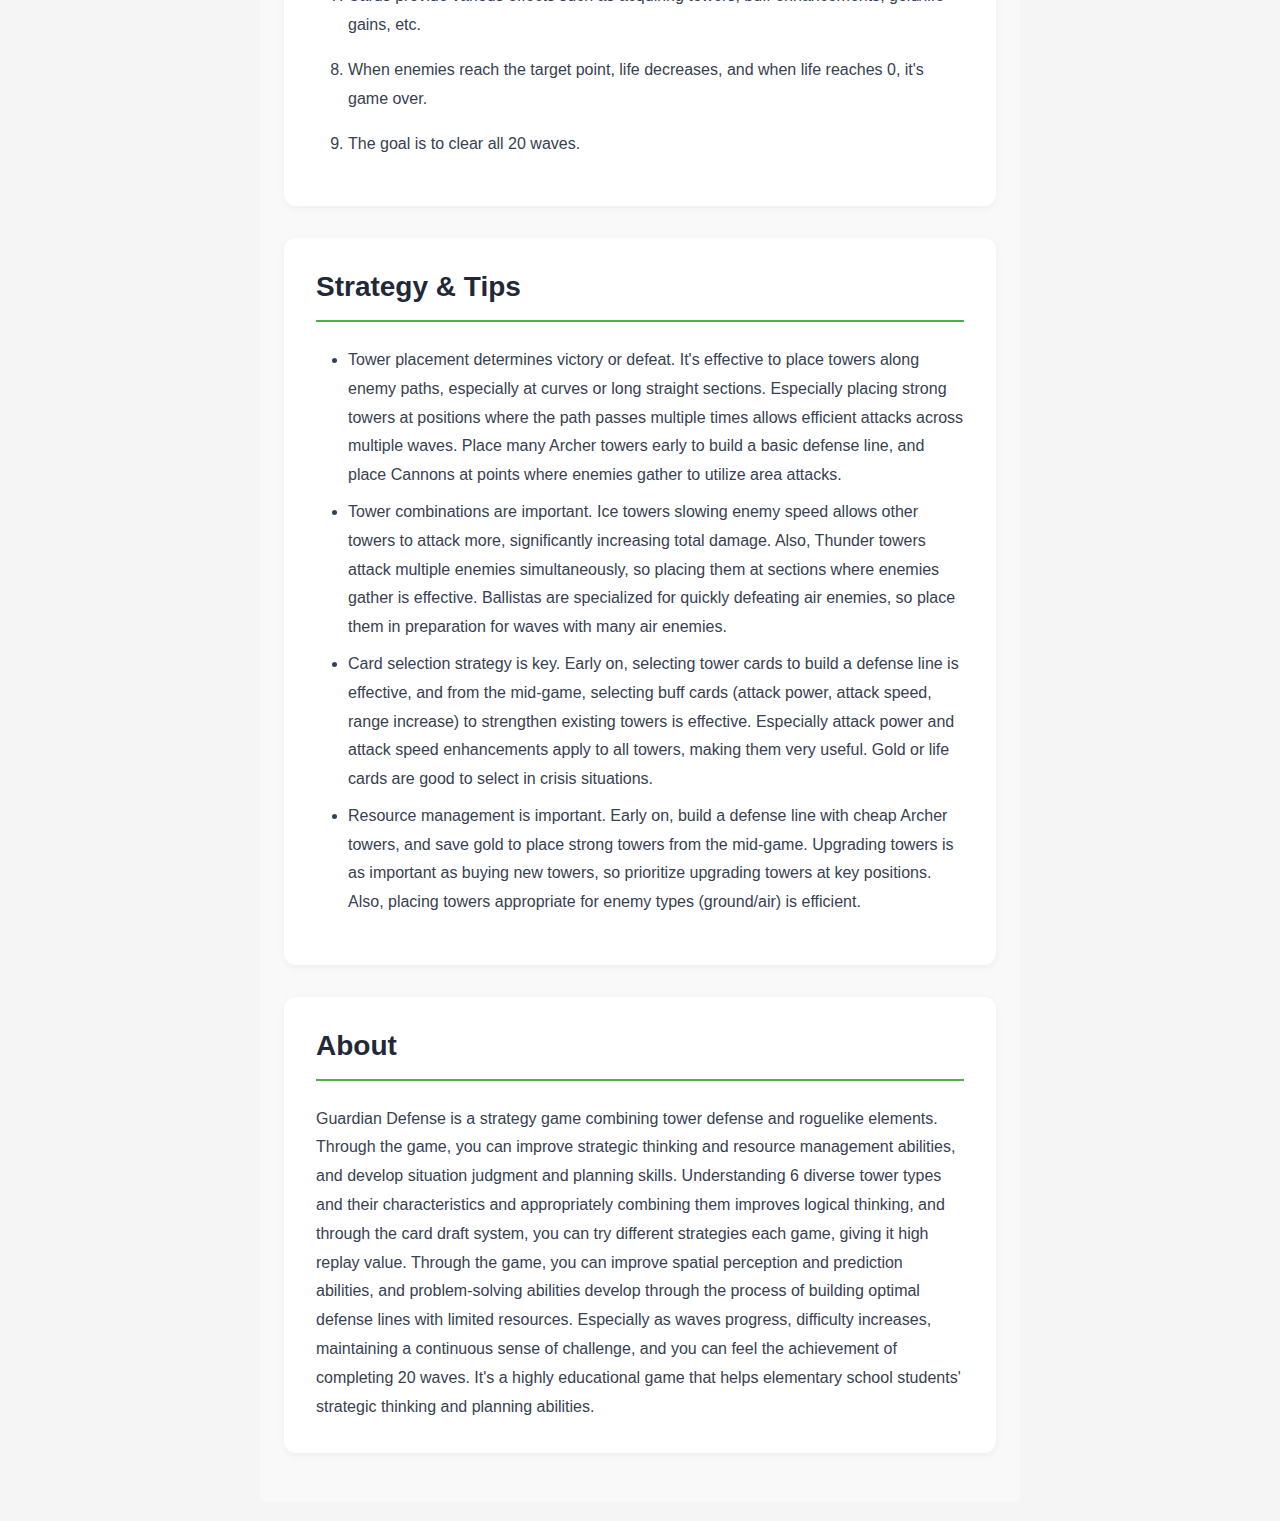
<file: pages/game/guardian-defense.html>
<!DOCTYPE html>
<html lang="ko">
<head>
  <meta charset="UTF-8">
  <meta name="viewport" content="width=device-width, initial-scale=1.0">
  <meta name="description" content="타워 디펜스와 로그라이크의 만남! 카드를 선택해 전략을 완성하세요.">
  <title>가디언 디펜스 - 하이 플레이그라운드</title>
  
  <!-- Domain Security Check -->
  <script src="../../assets/js/security.js"></script>
  
  <!-- CSS -->
  <link rel="stylesheet" href="../../assets/css/base.css">
  <link rel="stylesheet" href="../../assets/css/theme.css">
  <link rel="stylesheet" href="../../assets/css/components.css">
  <link rel="stylesheet" href="../../shared/game-shell.css">
  
  <style>
    /* Game Description Section Styles (SEO optimized) */
    .game-description-section {
      background-color: #f9f9f9;
      padding: var(--spacing-2xl) 0;
      margin-top: 0;
      border-top: 2px solid var(--color-border);
    }
    
    .game-description-section .container {
      max-width: 900px;
      margin: 0 auto;
      padding: 0 var(--spacing-lg);
    }
    
    .description-block {
      background-color: #ffffff;
      padding: var(--spacing-xl);
      margin-bottom: var(--spacing-xl);
      border-radius: var(--radius-lg);
      box-shadow: 0 2px 8px rgba(0, 0, 0, 0.05);
    }
    
    .description-block:last-child {
      margin-bottom: 0;
    }
    
    .description-block h2 {
      font-size: 1.75rem;
      font-weight: 700;
      color: var(--color-text);
      margin: 0 0 var(--spacing-lg) 0;
      padding-bottom: var(--spacing-md);
      border-bottom: 2px solid var(--color-primary);
    }
    
    .description-block p {
      font-size: 1rem;
      line-height: 1.8;
      color: var(--color-text);
      margin: 0 0 var(--spacing-md) 0;
    }
    
    .description-block p:last-child {
      margin-bottom: 0;
    }
    
    .description-block ol,
    .description-block ul {
      font-size: 1rem;
      line-height: 1.8;
      color: var(--color-text);
      margin: 0 0 var(--spacing-md) 0;
      padding-left: var(--spacing-xl);
    }
    
    .description-block li {
      margin-bottom: var(--spacing-sm);
    }
    
    .description-block li:last-child {
      margin-bottom: 0;
    }
    
    .description-block ol li {
      margin-bottom: var(--spacing-md);
    }
    
    /* Responsive Design */
    @media (max-width: 768px) {
      .game-description-section {
        padding: var(--spacing-xl) 0;
      }
      
      .game-description-section .container {
        padding: 0 var(--spacing-md);
      }
      
      .description-block {
        padding: var(--spacing-lg);
        margin-bottom: var(--spacing-lg);
      }
      
      .description-block h2 {
        font-size: 1.5rem;
        margin-bottom: var(--spacing-md);
      }
      
      .description-block p,
      .description-block ol,
      .description-block ul {
        font-size: 0.95rem;
        line-height: 1.7;
      }
      
      .description-block ol,
      .description-block ul {
        padding-left: var(--spacing-lg);
      }
    }
    
    @media (max-width: 480px) {
      .description-block h2 {
        font-size: 1.25rem;
      }
      
      .description-block p,
      .description-block ol,
      .description-block ul {
        font-size: 0.9rem;
        line-height: 1.6;
      }
      
      .description-block ol,
      .description-block ul {
        padding-left: var(--spacing-md);
      }
    }
  </style>
  
    <link rel="canonical" href="https://hiplayground.com/pages/game/guardian-defense.html">
  
  <!-- Google AdSense -->
  <script async src="https://pagead2.googlesyndication.com/pagead/js/adsbygoogle.js?client=ca-pub-6695304116428787"
     crossorigin="anonymous"></script>
</head>
<body>
  <div id="game-area">
    <!-- Game Header -->
    <header id="game-header">
      <div class="game-header-left">
        <button id="btn-back" class="game-header-btn" data-i18n-title="play.back" title="뒤로">←</button>
      </div>
      <div class="game-header-center">
        <h1 id="game-title" data-i18n="common.loading">게임 로딩 중...</h1>
      </div>
      <div class="game-header-right">
        <button id="btn-reset" class="game-header-btn" data-i18n-title="play.reset" title="리셋">🔄</button>
        <button id="btn-fullscreen" class="game-header-btn" data-i18n-title="play.fullscreen" title="전체화면">⛶</button>
        <button id="btn-mute" class="game-header-btn" data-i18n-title="play.mute" title="음소거">🔊</button>
      </div>
    </header>

    <!-- Game Stats (optional, can be hidden if game doesn't use it) -->
    <div id="game-stats" style="display: none;">
      <div class="game-stat">
        <div class="game-stat-label" data-i18n="play.score">점수</div>
        <div class="game-stat-value" id="game-score">0</div>
      </div>
      <div class="game-stat">
        <div class="game-stat-label" data-i18n="play.level">레벨</div>
        <div class="game-stat-value" id="game-level">1</div>
      </div>
    </div>

    <!-- Game Container -->
    <div id="game-container">
      <div class="loading-container">
        <div class="spinner"></div>
        <p style="margin-top: var(--spacing-md);" data-i18n="common.loadingGame">게임을 불러오는 중...</p>
      </div>
    </div>
  </div>

  <!-- SEO Content Section (Static HTML) -->
  <article class="game-seo-content" style="margin-top: 40px; padding: 20px; max-width: 800px; margin-left: auto; margin-right: auto;">
    <h1>가디언 디펜스</h1>
    <p>타워 디펜스와 로그라이크의 만남! 카드를 선택해 전략을 완성하세요.</p>
    
    <section class="game-description-section">
      <div class="container">
        <div class="description-block">
<h2>🕹️ 게임 방법</h2>
<ol>
<li>게임을 시작하면 맵에 적이 이동할 경로가 표시됩니다.</li>
<li>화면 하단의 타워 슬롯에서 타워를 선택한 후, 맵의 빈 공간에 배치하세요.</li>
<li>6가지 타워 타입이 있습니다: 아처(기본), 캐논(범위 공격), 발리스타(공중 전용), 아이스(속도 감소), 썬더(연쇄 공격), 스나이퍼(장거리).</li>
<li>적이 타워의 사거리 안에 들어오면 자동으로 공격합니다.</li>
<li>적을 처치하면 골드를 획득하며, 골드로 타워를 업그레이드하거나 새 타워를 구매할 수 있습니다.</li>
<li>웨이브를 클리어하면 카드 드래프트 화면이 나타나며, 3개의 카드 중 하나를 선택할 수 있습니다.</li>
<li>카드는 타워 획득, 버프 강화, 골드/라이프 획득 등 다양한 효과를 제공합니다.</li>
<li>적이 목표 지점에 도달하면 라이프가 감소하며, 라이프가 0이 되면 게임 오버입니다.</li>
<li>20웨이브를 모두 클리어하는 것이 목표입니다.</li>
</ol>
</div>
<div class="description-block">
<h2>🏆 공략 팁 &amp; 전략</h2>
<ul>
<li>타워 배치가 승부를 좌우합니다. 적의 경로를 따라가며 곡선이나 긴 직선 구간에 타워를 배치하는 것이 효과적입니다. 특히 경로가 여러 번 지나가는 위치에 강력한 타워를 배치하면 여러 웨이브에 걸쳐 효율적으로 공격할 수 있습니다. 아처 타워는 초반에 많이 배치하여 기본 방어선을 구축하고, 캐논은 적이 많이 모이는 지점에 배치하여 범위 공격을 활용하세요.</li>
<li>타워 조합이 중요합니다. 아이스 타워로 적의 속도를 감소시키면 다른 타워들이 더 많이 공격할 수 있어 전체 데미지가 크게 증가합니다. 또한 썬더 타워는 여러 적을 동시에 공격하므로 적이 많이 몰리는 구간에 배치하면 효과적입니다. 발리스타는 공중 적을 빠르게 처치하는 데 특화되어 있으므로, 공중 적이 많이 나오는 웨이브에 대비하여 배치하세요.</li>
<li>카드 선택 전략이 핵심입니다. 초반에는 타워 카드를 선택하여 방어선을 구축하고, 중반부터는 버프 카드(공격력, 공격속도, 사거리 증가)를 선택하여 기존 타워를 강화하는 것이 효과적입니다. 특히 공격력 강화와 공격속도 강화는 모든 타워에 적용되므로 매우 유용합니다. 골드나 라이프 카드는 위기 상황에서 선택하는 것이 좋습니다.</li>
<li>자원 관리가 중요합니다. 초반에는 저렴한 아처 타워로 방어선을 구축하고, 골드를 모아 중반부터 강력한 타워를 배치하는 것이 좋습니다. 타워를 업그레이드하는 것도 새 타워를 구매하는 것만큼 중요하므로, 핵심 위치의 타워는 우선적으로 업그레이드하세요. 또한 적의 타입(지상/공중)에 맞는 타워를 배치하는 것이 효율적입니다.</li>
</ul>
</div>
<div class="description-block">
<h2>ℹ️ 게임 소개</h2>
<p>가디언 디펜스는 타워 디펜스와 로그라이크 요소를 결합한 전략 게임입니다. 게임을 통해 전략적 사고력과 자원 관리 능력을 향상시킬 수 있으며, 상황 판단력과 계획 수립 능력을 기를 수 있습니다. 6가지 다양한 타워 타입과 각각의 특성을 이해하고 적절히 조합하는 과정에서 논리적 사고력이 향상되며, 카드 드래프트 시스템을 통해 매 게임마다 다른 전략을 시도해볼 수 있어 재플레이 가치가 높습니다. 게임을 통해 공간 지각 능력과 예측 능력을 향상시킬 수 있으며, 제한된 자원으로 최적의 방어선을 구축하는 과정에서 문제 해결 능력이 발전합니다. 특히 웨이브가 진행될수록 난이도가 증가하여 지속적인 도전 의식을 유지할 수 있으며, 20웨이브를 완주하는 성취감을 느낄 수 있습니다. 초등학생들의 전략적 사고력과 계획 수립 능력 향상에 도움이 되는 교육적 가치가 높은 게임입니다.</p>
</div>
      </div>
    </section>
  </article>

  <!-- Game Description Section (SEO optimized) -->
  <section id="game-description-section" class="game-description-section" style="display: none;">
    <div class="container">
      <div id="game-description-content"></div>
    </div>
  </section>

  <!-- JavaScript -->
  <script src="../../assets/js/storage.js"></script>
  <script src="../../assets/js/i18n.js"></script>
  <script src="../../assets/js/language-selector.js"></script>
  <script src="../../assets/js/analytics.js"></script>
  <script src="../../assets/js/router.js"></script>
  <script src="../../assets/js/app.js"></script>
  <script src="../../assets/js/game-descriptions.js"></script>
  <script src="../../shared/game-shell.js"></script>
  
  <script>
    /**
     * Load and render game description for SEO
     */
    function loadGameDescription(gameId) {
      try {
        // Wait for I18n to be ready
        if (typeof I18n === 'undefined') {
          console.warn('I18n not loaded yet');
          setTimeout(() => loadGameDescription(gameId), 500);
          return;
        }
        
        // Get description data from I18n system (falls back to GameDescriptions)
        const descriptionData = I18n.getGameDescriptionData(gameId);
        
        if (!descriptionData) {
          // If no specific description, use default from game data
          const game = App.getGameById(gameId);
          if (game) {
            renderDefaultDescription(game);
          }
          return;
        }
        
        const section = document.getElementById('game-description-section');
        const content = document.getElementById('game-description-content');
        
        if (!section || !content) return;
        
        let html = '';
        
        // How to Play section
        if (descriptionData.howToPlay && descriptionData.howToPlay.title) {
          html += '<div class="description-block">';
          html += `<h2>${descriptionData.howToPlay.title}</h2>`;
          if (descriptionData.howToPlay.steps && descriptionData.howToPlay.steps.length > 0) {
            html += '<ol>';
            descriptionData.howToPlay.steps.forEach(step => {
              html += `<li>${step}</li>`;
            });
            html += '</ol>';
          }
          html += '</div>';
        }
        
        // Strategy section
        if (descriptionData.strategy && descriptionData.strategy.title) {
          html += '<div class="description-block">';
          html += `<h2>${descriptionData.strategy.title}</h2>`;
          if (descriptionData.strategy.tips && descriptionData.strategy.tips.length > 0) {
            html += '<ul>';
            descriptionData.strategy.tips.forEach(tip => {
              html += `<li>${tip}</li>`;
            });
            html += '</ul>';
          }
          html += '</div>';
        }
        
        // About section
        if (descriptionData.about && descriptionData.about.title) {
          html += '<div class="description-block">';
          html += `<h2>${descriptionData.about.title}</h2>`;
          if (descriptionData.about.description) {
            html += `<p>${descriptionData.about.description}</p>`;
          }
          html += '</div>';
        }
        
        content.innerHTML = html;
        section.style.display = 'block';
      } catch (error) {
        console.error('Error loading game description:', error);
      }
    }
    
    /**
     * Render default description if specific one doesn't exist
     */
    function renderDefaultDescription(game) {
      const section = document.getElementById('game-description-section');
      const content = document.getElementById('game-description-content');
      
      if (!section || !content) return;
      
      let html = '';
      html += '<div class="description-block">';
      html += '<h2>게임 방법 (How to Play)</h2>';
      html += `<p>${game.description}</p>`;
      html += '<p>게임을 시작하여 즐기세요. 상세한 게임 방법은 게임 내에서 안내됩니다.</p>';
      html += '</div>';
      
      html += '<div class="description-block">';
      html += '<h2>게임 소개 (About)</h2>';
      html += `<p>${game.title}은(는) ${game.category} 카테고리의 게임으로, 재미있고 교육적인 경험을 제공합니다. 게임을 통해 두뇌 회전과 재미를 동시에 느낄 수 있으며, 다양한 능력을 향상시킬 수 있습니다.</p>`;
      html += '</div>';
      
      content.innerHTML = html;
      section.style.display = 'block';
    }
    
    // Page-specific script
    (async function() {
      await App.init();
      
      // Use game ID directly (static file)
      const gameId = 'guardian-defense';
      
      // Verify game exists
      const game = App.getGameById(gameId);
      if (!game) {
        alert('게임을 찾을 수 없습니다.');
        window.location.href = '../../index.html';
        return;
      }
      
      // Initialize game shell
      await GameShell.init(gameId);
      
      // Load and display game description (after game is loaded)
      loadGameDescription(gameId);
      
      // Reload description when language changes
      document.addEventListener('i18n:loaded', () => {
        loadGameDescription(gameId);
        // Also update game title in header
        if (typeof GameShell !== 'undefined' && GameShell.gameId) {
          const title = document.getElementById('game-title');
          if (title && typeof I18n !== 'undefined') {
            // Get manifest to update title
            GameShell.loadManifest(gameId).then(manifest => {
              if (manifest) {
                title.textContent = I18n.getGameTitle(gameId, manifest);
              }
            });
          }
        }
      });
      
      // Track page view
      Analytics.trackPageView(`play:${gameId}`);
    })();
  </script></body>
</html>
</file>
<file: assets/css/theme.css>
/* Theme - Colors and visual design */
:root {
  /* Primary colors - Kid-friendly, bright but not harsh */
  --color-primary: #4CAF50;
  --color-primary-dark: #45a049;
  --color-primary-light: #81C784;
  
  /* Secondary colors */
  --color-secondary: #FF9800;
  --color-secondary-dark: #F57C00;
  --color-secondary-light: #FFB74D;
  
  /* Accent colors */
  --color-accent: #2196F3;
  --color-accent-dark: #1976D2;
  --color-accent-light: #64B5F6;
  
  /* Neutral colors */
  --color-bg: #f5f5f5;
  --color-bg-card: #ffffff;
  --color-text: #333333;
  --color-text-light: #666666;
  --color-text-lighter: #999999;
  --color-border: #e0e0e0;
  
  /* Status colors */
  --color-success: #4CAF50;
  --color-warning: #FF9800;
  --color-error: #f44336;
  --color-info: #2196F3;
  
  /* Shadows */
  --shadow-sm: 0 2px 4px rgba(0, 0, 0, 0.1);
  --shadow-md: 0 4px 8px rgba(0, 0, 0, 0.15);
  --shadow-lg: 0 8px 16px rgba(0, 0, 0, 0.2);
  
  /* Border radius */
  --radius-sm: 4px;
  --radius-md: 8px;
  --radius-lg: 12px;
  --radius-xl: 16px;
  
  /* Spacing */
  --spacing-xs: 0.25rem;
  --spacing-sm: 0.5rem;
  --spacing-md: 1rem;
  --spacing-lg: 1.5rem;
  --spacing-xl: 2rem;
  --spacing-2xl: 3rem;
  
  /* Transitions */
  --transition-fast: 0.15s ease;
  --transition-base: 0.3s ease;
  --transition-slow: 0.5s ease;
}

/* Dark mode support (for future) */
@media (prefers-color-scheme: dark) {
  :root {
    --color-bg: #1a1a1a;
    --color-bg-card: #2d2d2d;
    --color-text: #f5f5f5;
    --color-text-light: #cccccc;
    --color-text-lighter: #999999;
    --color-border: #404040;
  }
}
</file>
<file: assets/css/components.css>
/* Components - Reusable UI elements */

/* Buttons */
.btn {
  display: inline-flex;
  align-items: center;
  justify-content: center;
  padding: 0.75rem 1.5rem;
  font-size: 1rem;
  font-weight: 600;
  border: none;
  border-radius: var(--radius-md);
  cursor: pointer;
  transition: all var(--transition-base);
  text-align: center;
  min-height: 48px; /* Kid-friendly touch target */
  min-width: 48px;
}

.btn:hover {
  transform: translateY(-2px);
  box-shadow: var(--shadow-md);
}

.btn:active {
  transform: translateY(0);
}

.btn-primary {
  background-color: var(--color-primary);
  color: white;
}

.btn-primary:hover {
  background-color: var(--color-primary-dark);
}

.btn-secondary {
  background-color: var(--color-secondary);
  color: white;
}

.btn-secondary:hover {
  background-color: var(--color-secondary-dark);
}

.btn-outline {
  background-color: transparent;
  border: 2px solid var(--color-primary);
  color: var(--color-primary);
}

.btn-outline:hover {
  background-color: var(--color-primary);
  color: white;
}

.btn-large {
  padding: 1rem 2rem;
  font-size: 1.25rem;
  min-height: 60px;
}

.btn-small {
  padding: 0.5rem 1rem;
  font-size: 0.875rem;
  min-height: 36px;
}

/* Cards */
.card {
  background-color: var(--color-bg-card);
  border-radius: var(--radius-lg);
  box-shadow: var(--shadow-sm);
  padding: var(--spacing-lg);
  transition: all var(--transition-base);
}

.card:hover {
  box-shadow: var(--shadow-md);
  transform: translateY(-4px);
}

.card-header {
  margin-bottom: var(--spacing-md);
}

.card-title {
  font-size: 1.5rem;
  margin-bottom: var(--spacing-sm);
}

.card-body {
  color: var(--color-text-light);
}

/* Game Card (specialized card for games) */
.game-card {
  cursor: pointer;
  text-align: center;
  position: relative;
  overflow: hidden;
}

.game-card-icon {
  font-size: 4rem;
  margin-bottom: var(--spacing-md);
  display: block;
  height: 4rem;
  line-height: 4rem;
  text-align: center;
}

.lucide-icon-wrap {
  display: inline-flex;
  align-items: center;
  justify-content: center;
}

.game-card-icon.lucide-icon-wrap {
  width: 4rem;
  height: 4rem;
  margin: 0 auto var(--spacing-md);
}

.category-card-icon.lucide-icon-wrap {
  width: 5rem;
  height: 5rem;
  margin-bottom: var(--spacing-md);
}

.lucide-icon {
  width: 100%;
  height: 100%;
  stroke: var(--color-primary);
  stroke-width: 2;
}

.game-card-icon.game-icon-image {
  width: 4rem;
  height: 4rem;
  object-fit: contain;
  margin: 0 auto var(--spacing-md);
  display: block;
}

.game-card-title {
  font-size: 1.25rem;
  font-weight: 700;
  margin-bottom: var(--spacing-sm);
  color: var(--color-text);
}

.game-card-description {
  font-size: 0.875rem;
  color: var(--color-text-light);
  margin-bottom: var(--spacing-md);
}

.game-card-badge {
  position: absolute;
  top: var(--spacing-sm);
  right: var(--spacing-sm);
  background-color: var(--color-primary);
  color: white;
  padding: 0.25rem 0.75rem;
  border-radius: var(--radius-xl);
  font-size: 0.75rem;
  font-weight: 600;
}

/* Category Card */
.category-card {
  cursor: pointer;
  text-align: center;
  min-height: 200px;
  display: flex;
  flex-direction: column;
  align-items: center;
  justify-content: center;
}

.category-card-icon {
  font-size: 5rem;
  margin-bottom: var(--spacing-md);
}

.category-card-title {
  font-size: 1.5rem;
  font-weight: 700;
}

/* Navigation */
.nav {
  background-color: var(--color-bg-card);
  box-shadow: var(--shadow-sm);
  padding: var(--spacing-md) 0;
  position: sticky;
  top: 0;
  z-index: 100;
}

.nav-container {
  display: flex;
  align-items: center;
  justify-content: space-between;
}

.nav-brand {
  font-size: 1.5rem;
  font-weight: 700;
  color: var(--color-primary);
}

.nav-links {
  display: flex;
  gap: var(--spacing-lg);
  list-style: none;
}

.nav-link {
  font-weight: 600;
  padding: var(--spacing-sm) var(--spacing-md);
  border-radius: var(--radius-sm);
  transition: background-color var(--transition-fast);
}

.nav-link:hover {
  background-color: var(--color-bg);
}

/* Language Selector */
.lang-selector {
  position: relative;
  display: inline-block;
}

.lang-selector-toggle {
  display: flex;
  align-items: center;
  gap: 0.5rem;
  padding: var(--spacing-sm) var(--spacing-md);
  background-color: transparent;
  border: 2px solid var(--color-border);
  border-radius: var(--radius-md);
  cursor: pointer;
  font-size: 1rem;
  font-weight: 600;
  color: var(--color-text);
  transition: all var(--transition-fast);
  min-height: 48px;
}

.lang-selector-toggle:hover {
  background-color: var(--color-bg);
  border-color: var(--color-primary);
}

.lang-selector-icon {
  font-size: 1.25rem;
}

.lang-selector-menu {
  position: absolute;
  top: calc(100% + 0.5rem);
  right: 0;
  background-color: var(--color-bg-card);
  border: 2px solid var(--color-border);
  border-radius: var(--radius-md);
  box-shadow: var(--shadow-lg);
  min-width: 200px;
  z-index: 1000;
  opacity: 0;
  visibility: hidden;
  transform: translateY(-10px);
  transition: all var(--transition-base);
}

.lang-selector.active .lang-selector-menu {
  opacity: 1;
  visibility: visible;
  transform: translateY(0);
}

.lang-selector-item {
  display: block;
  width: 100%;
  padding: var(--spacing-md);
  text-align: left;
  background-color: transparent;
  border: none;
  cursor: pointer;
  font-size: 1rem;
  color: var(--color-text);
  transition: background-color var(--transition-fast);
  border-bottom: 1px solid var(--color-border);
}

.lang-selector-item:last-child {
  border-bottom: none;
}

.lang-selector-item:hover {
  background-color: var(--color-bg);
}

.lang-selector-item.active {
  background-color: var(--color-primary);
  color: white;
  font-weight: 600;
}

@media (max-width: 768px) {
  .lang-selector-menu {
    right: 0;
    left: auto;
  }
}

/* Grid layouts */
.grid {
  display: grid;
  gap: var(--spacing-lg);
}

.grid-2 {
  grid-template-columns: repeat(auto-fill, minmax(250px, 1fr));
}

.grid-3 {
  grid-template-columns: repeat(auto-fill, minmax(200px, 1fr));
}

.grid-4 {
  grid-template-columns: repeat(auto-fill, minmax(180px, 1fr));
}

/* Search box */
.search-box {
  position: relative;
  margin-bottom: var(--spacing-xl);
}

.search-input {
  width: 100%;
  padding: 1rem 1rem 1rem 3rem;
  font-size: 1rem;
  border: 2px solid var(--color-border);
  border-radius: var(--radius-lg);
  background-color: var(--color-bg-card);
  transition: border-color var(--transition-fast);
}

.search-input:focus {
  outline: none;
  border-color: var(--color-primary);
}

.search-icon {
  position: absolute;
  left: 1rem;
  top: 50%;
  transform: translateY(-50%);
  font-size: 1.25rem;
  color: var(--color-text-lighter);
}

/* Filters */
.filter-bar {
  display: flex;
  gap: var(--spacing-md);
  margin-bottom: var(--spacing-xl);
  flex-wrap: wrap;
  align-items: center;
}

.filter-group {
  display: flex;
  gap: var(--spacing-sm);
  align-items: center;
}

.filter-label {
  font-weight: 600;
  color: var(--color-text-light);
}

.filter-select {
  padding: 0.5rem 1rem;
  border: 2px solid var(--color-border);
  border-radius: var(--radius-md);
  background-color: var(--color-bg-card);
  font-size: 1rem;
  cursor: pointer;
  min-height: 48px;
}

.filter-select:focus {
  outline: none;
  border-color: var(--color-primary);
}

/* Loading spinner */
.spinner {
  display: inline-block;
  width: 40px;
  height: 40px;
  border: 4px solid var(--color-border);
  border-top-color: var(--color-primary);
  border-radius: 50%;
  animation: spin 0.8s linear infinite;
}

@keyframes spin {
  to { transform: rotate(360deg); }
}

.loading-container {
  display: flex;
  justify-content: center;
  align-items: center;
  padding: var(--spacing-2xl);
}

/* Empty state */
.empty-state {
  text-align: center;
  padding: var(--spacing-2xl);
  color: var(--color-text-light);
}

.empty-state-icon {
  font-size: 4rem;
  margin-bottom: var(--spacing-md);
}

/* Responsive adjustments */
@media (max-width: 768px) {
  .nav-links {
    gap: var(--spacing-sm);
    font-size: 0.875rem;
  }
  
  .grid-2,
  .grid-3,
  .grid-4 {
    grid-template-columns: repeat(auto-fill, minmax(150px, 1fr));
  }
  
  .filter-bar {
    flex-direction: column;
    align-items: stretch;
  }
  
  .filter-group {
    flex-direction: column;
    align-items: stretch;
  }
  
  .filter-select {
    width: 100%;
  }
}
</file>
<file: shared/game-shell.css>
/* Game Shell Styles */
/* Common wrapper styles for all game pages */

#game-area {
  display: flex;
  flex-direction: column;
  height: 100vh;
  background-color: var(--color-bg);
}

/* Game header bar */
#game-header {
  background-color: var(--color-bg-card);
  box-shadow: var(--shadow-sm);
  padding: var(--spacing-md) var(--spacing-lg);
  display: flex;
  align-items: center;
  justify-content: space-between;
  gap: var(--spacing-md);
  flex-shrink: 0;
  z-index: 10;
}

.game-header-left,
.game-header-center,
.game-header-right {
  display: flex;
  align-items: center;
  gap: var(--spacing-md);
  flex: 1;
}

.game-header-center {
  justify-content: center;
  flex: 2;
}

.game-header-right {
  justify-content: flex-end;
}

#game-title {
  font-size: 1.5rem;
  font-weight: 700;
  color: var(--color-text);
  margin: 0;
}

.game-header-btn {
  background: none;
  border: none;
  font-size: 1.5rem;
  cursor: pointer;
  padding: var(--spacing-sm);
  min-width: 40px;
  min-height: 40px;
  display: flex;
  align-items: center;
  justify-content: center;
  border-radius: var(--radius-md);
  transition: background-color var(--transition-fast);
}

.game-header-btn:hover {
  background-color: var(--color-bg);
}

.game-header-btn:active {
  transform: scale(0.95);
}

/* Game stats bar (optional, for games that show score/time) */
#game-stats {
  background-color: var(--color-bg-card);
  padding: var(--spacing-sm) var(--spacing-lg);
  display: flex;
  justify-content: center;
  gap: var(--spacing-xl);
  flex-shrink: 0;
  border-bottom: 1px solid var(--color-border);
}

.game-stat {
  display: flex;
  flex-direction: column;
  align-items: center;
  gap: var(--spacing-xs);
}

.game-stat-label {
  font-size: 0.75rem;
  color: var(--color-text-light);
  font-weight: 600;
  text-transform: uppercase;
}

.game-stat-value {
  font-size: 1.5rem;
  font-weight: 700;
  color: var(--color-primary);
}

/* Game container - where the actual game is rendered */
#game-container {
  flex: 1;
  overflow: auto;
  background-color: var(--color-bg);
  position: relative;
  display: flex;
  align-items: flex-start;
  justify-content: center;
  min-height: 0; /* Important for flexbox */
  padding: var(--spacing-md);
}

/* Fullscreen styles */
#game-area:fullscreen #game-container {
  background-color: var(--color-bg);
}

/* Responsive adjustments */
@media (max-width: 768px) {
  #game-header {
    padding: var(--spacing-sm) var(--spacing-md);
  }
  
  #game-title {
    font-size: 1.25rem;
  }
  
  .game-header-btn {
    font-size: 1.25rem;
    min-width: 36px;
    min-height: 36px;
  }
  
  #game-stats {
    padding: var(--spacing-xs) var(--spacing-md);
    gap: var(--spacing-md);
  }
  
  .game-stat-value {
    font-size: 1.25rem;
  }
}

/* Improve readability for SEO description content on white backgrounds */
.game-seo-content h1,
.game-seo-content h2,
.game-description-section .description-block h2 {
  color: #1f2937 !important;
}

.game-seo-content p,
.game-seo-content li,
.game-description-section .description-block p,
.game-description-section .description-block li,
.game-description-section .description-block ol,
.game-description-section .description-block ul {
  color: #374151 !important;
}
</file>
<file: assets/css/base.css>
/* Base styles - Reset and fundamental styling */
* {
  margin: 0;
  padding: 0;
  box-sizing: border-box;
}

:root {
  font-size: 16px;
}

body {
  font-family: -apple-system, BlinkMacSystemFont, 'Segoe UI', 'Noto Sans KR', sans-serif;
  line-height: 1.6;
  color: #333;
  background-color: #f5f5f5;
  -webkit-font-smoothing: antialiased;
  -moz-osx-font-smoothing: grayscale;
}

/* Typography */
h1, h2, h3, h4, h5, h6 {
  font-weight: 700;
  line-height: 1.2;
  margin-bottom: 0.5em;
}

h1 { font-size: 2.5rem; }
h2 { font-size: 2rem; }
h3 { font-size: 1.75rem; }
h4 { font-size: 1.5rem; }
h5 { font-size: 1.25rem; }
h6 { font-size: 1rem; }

p {
  margin-bottom: 1em;
}

a {
  color: inherit;
  text-decoration: none;
}

img {
  max-width: 100%;
  height: auto;
  display: block;
}

/* Layout helpers */
.container {
  width: 100%;
  max-width: 1200px;
  margin: 0 auto;
  padding: 0 1rem;
}

.sr-only {
  position: absolute;
  width: 1px;
  height: 1px;
  padding: 0;
  margin: -1px;
  overflow: hidden;
  clip: rect(0, 0, 0, 0);
  white-space: nowrap;
  border-width: 0;
}

/* Responsive */
@media (max-width: 768px) {
  :root {
    font-size: 14px;
  }
  
  h1 { font-size: 2rem; }
  h2 { font-size: 1.75rem; }
  h3 { font-size: 1.5rem; }
}
</file>
